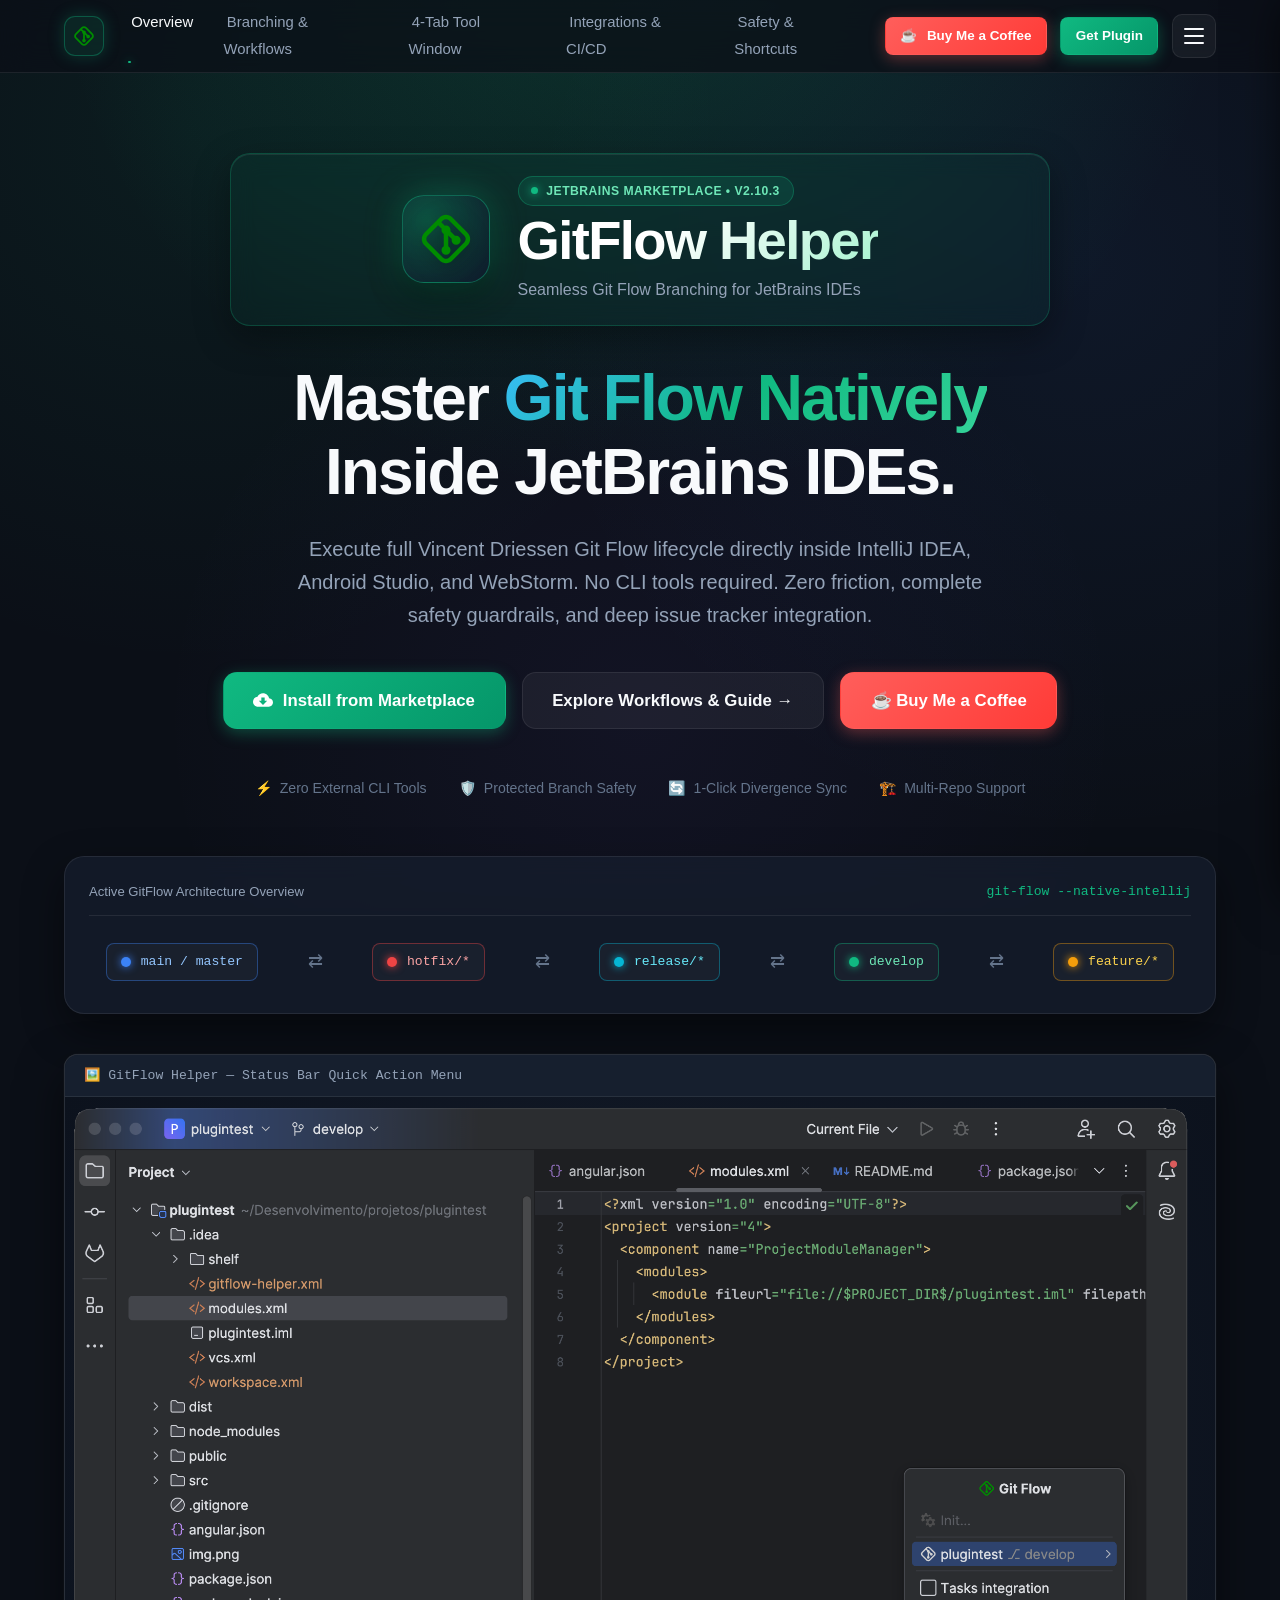
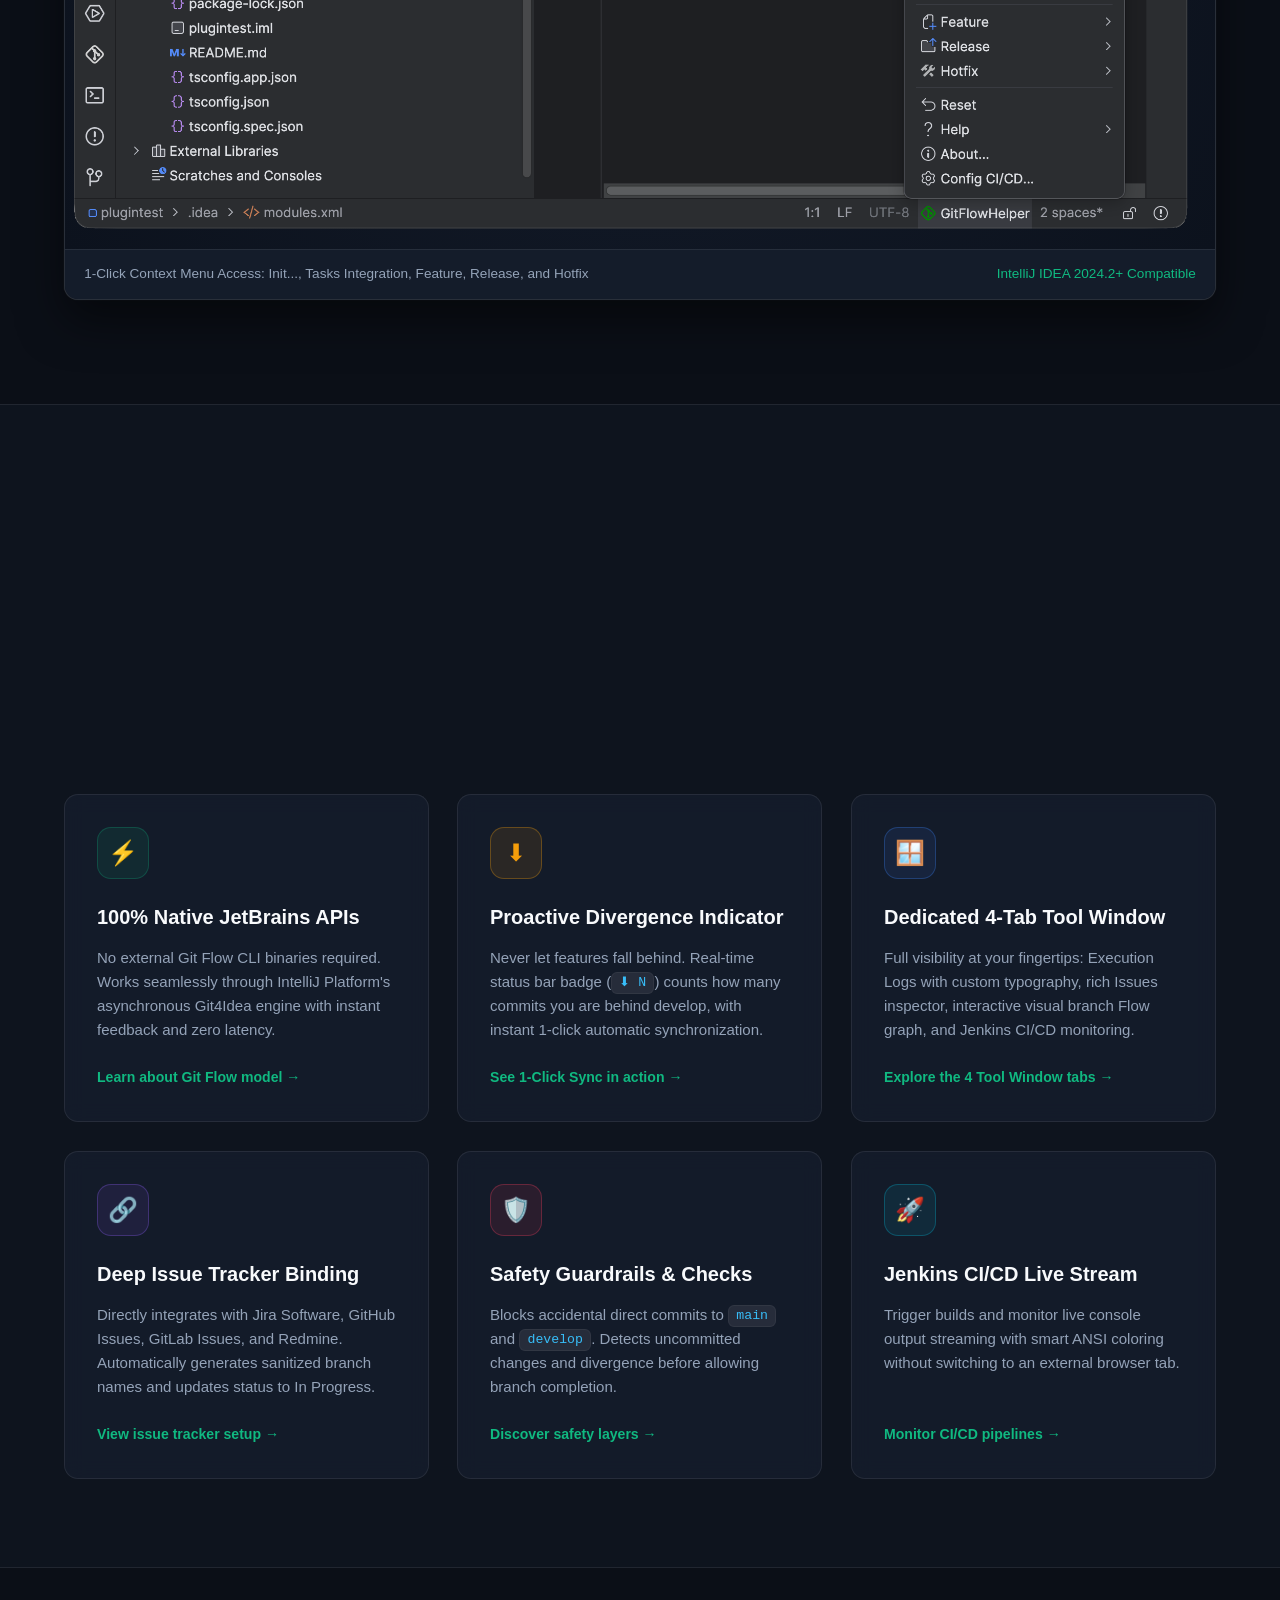
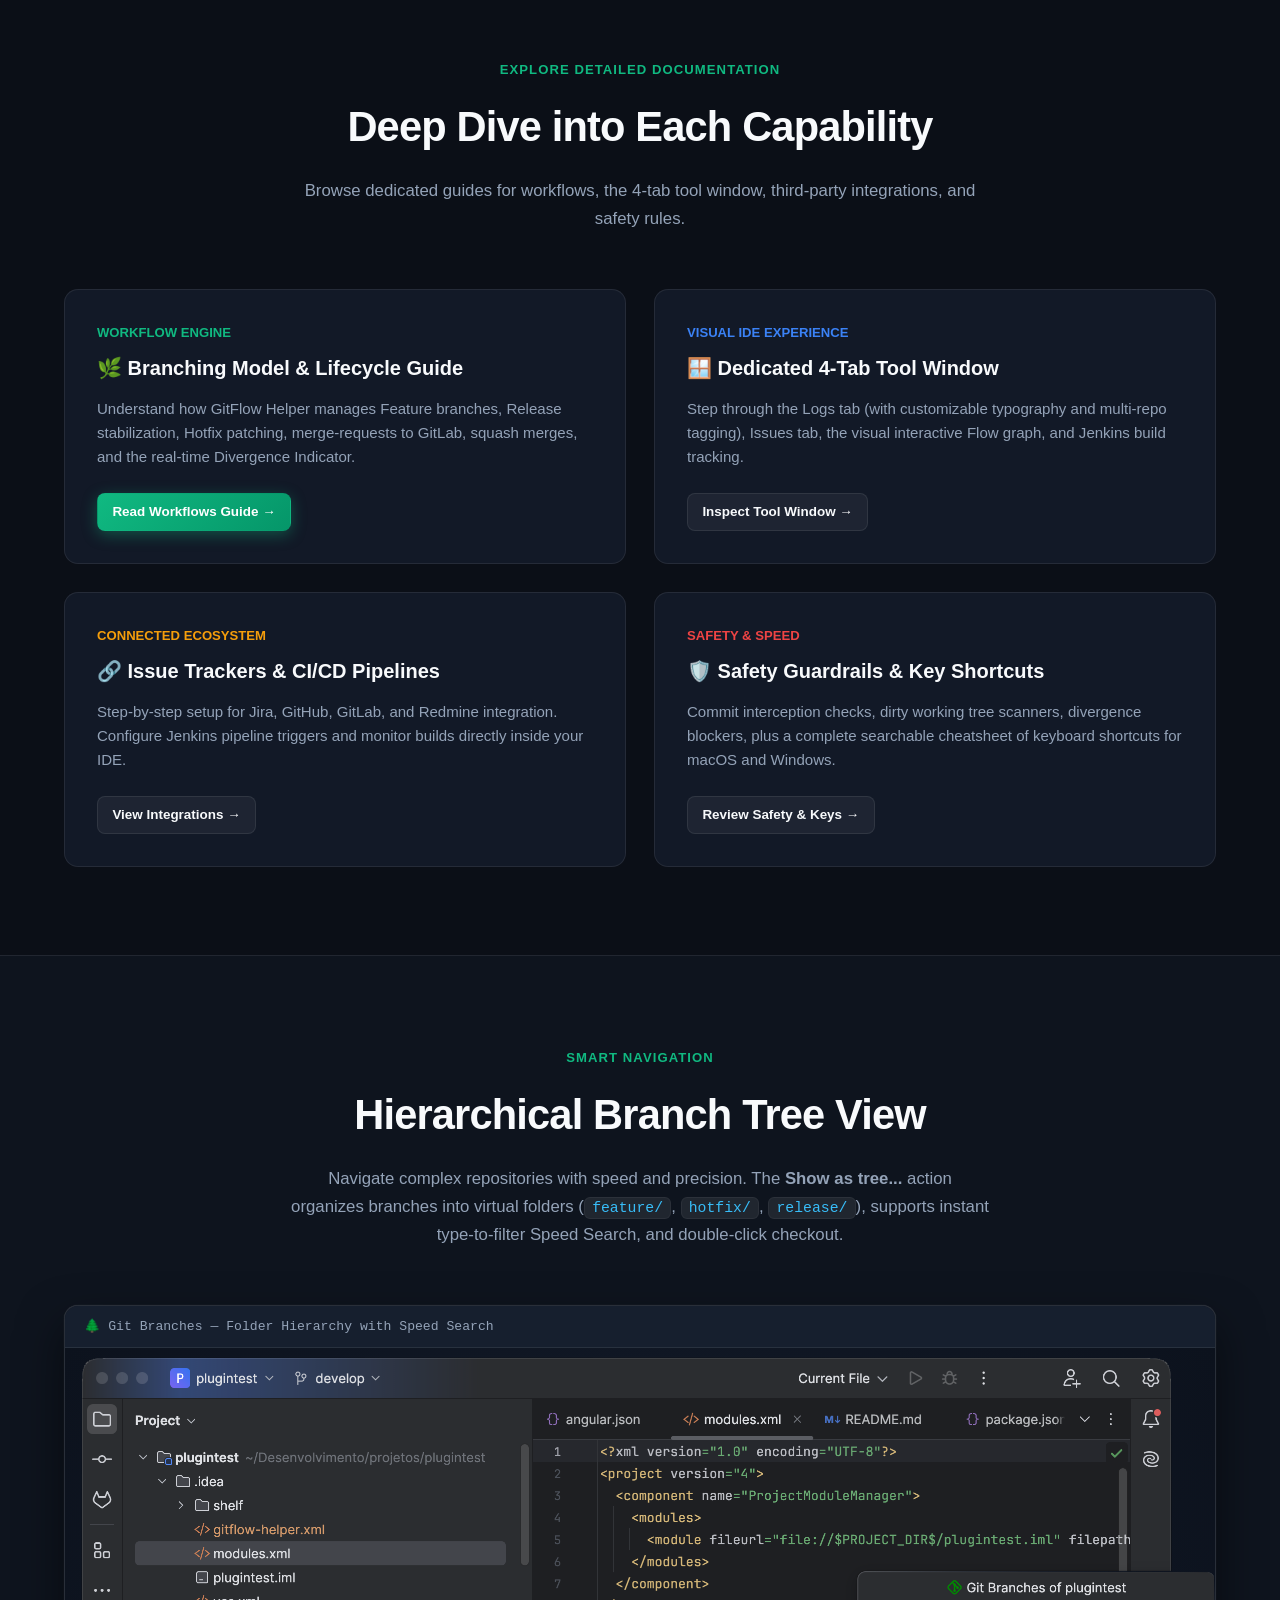
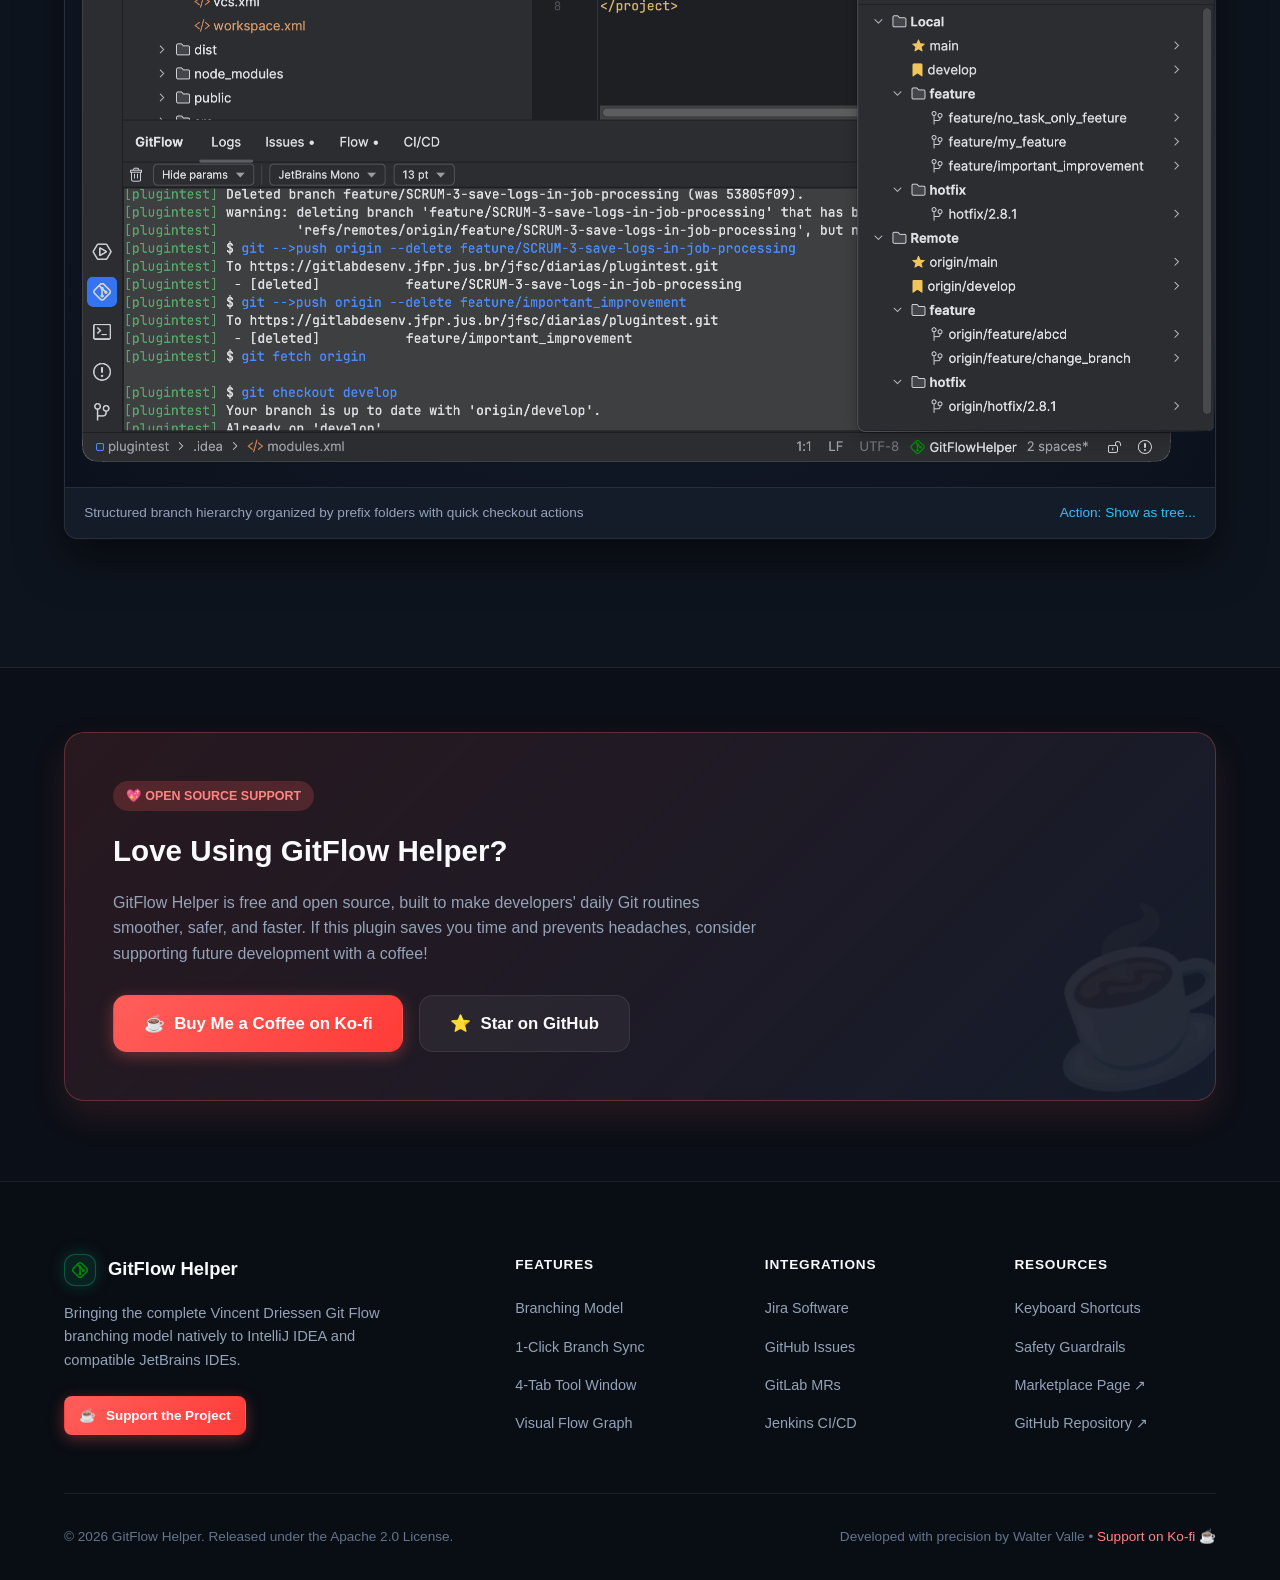
<file: docs/index.html>
<!DOCTYPE html>
<html lang="en">
<head>
  <meta charset="UTF-8">
  <meta name="viewport" content="width=device-width, initial-scale=1.0">
  <title>GitFlow Helper — Seamless Git Flow Branching for JetBrains IDEs</title>
  <meta name="description" content="Native Git Flow branching model inside IntelliJ IDEA and JetBrains IDEs. Zero CLI overhead, proactive divergence sync, 4-tab tool window, issue tracker integrations, and Jenkins CI/CD monitoring.">
  <link rel="icon" type="image/svg+xml" href="assets/images/logo.svg">
  <link rel="stylesheet" href="assets/css/style.css">
</head>
<body>
  <div class="ambient-glow"></div>

  <!-- Header -->
  <header class="site-header">
    <div class="container nav-container">
      <a href="index.html" class="nav-brand" aria-label="GitFlow Helper" title="GitFlow Helper">
        <div class="brand-logo-wrap">
          <img src="assets/images/logo.svg" alt="GitFlow Helper Logo" class="brand-logo">
        </div>
      </a>

      <!-- Desktop Navigation -->
      <ul class="nav-desktop-links">
        <li><a href="index.html" class="nav-link active">Overview</a></li>
        <li><a href="workflow.html" class="nav-link">Branching & Workflows</a></li>
        <li><a href="toolwindow.html" class="nav-link">4-Tab Tool Window</a></li>
        <li><a href="integrations.html" class="nav-link">Integrations & CI/CD</a></li>
        <li><a href="safety-shortcuts.html" class="nav-link">Safety & Shortcuts</a></li>
      </ul>

      <!-- Action buttons & Hamburger Trigger -->
      <div class="nav-actions">
        <a href="https://ko-fi.com/waltervalle" target="_blank" rel="noopener noreferrer" class="btn btn-kofi btn-sm" title="Support creator on Ko-fi">
          <span>☕</span>
          <span>Buy Me a Coffee</span>
        </a>
        <a href="https://plugins.jetbrains.com/plugin/30207-git-flow-helper" target="_blank" rel="noopener noreferrer" class="btn btn-primary btn-sm">
          <span>Get Plugin</span>
        </a>
        <button class="hamburger-btn" aria-label="Toggle navigation menu" aria-expanded="false">
          <span class="line"></span>
          <span class="line"></span>
          <span class="line"></span>
        </button>
      </div>
    </div>
  </header>

  <!-- Hamburger Drawer Navigation (Requested by user) -->
  <div class="drawer-overlay"></div>
  <aside class="nav-drawer" aria-label="Mobile Navigation">
    <div>
      <div style="display: flex; align-items: center; gap: 0.75rem; margin-bottom: 2rem;">
        <div class="brand-logo-wrap" style="width: 32px; height: 32px;">
          <img src="assets/images/logo.svg" alt="Logo" style="width: 18px; height: 18px;">
        </div>
        <div>
          <div style="font-weight: 700; font-size: 1.05rem;">GitFlow Helper</div>
          <div style="font-size: 0.75rem; color: var(--primary);">Navigation Menu</div>
        </div>
      </div>

      <div class="drawer-section-title">Documentation & Features</div>
      <ul class="drawer-links">
        <li>
          <a href="index.html" class="drawer-link active">
            <span>🏠 Home Overview</span>
            <span class="drawer-link-tag">v2.10.3</span>
          </a>
        </li>
        <li>
          <a href="workflow.html" class="drawer-link">
            <span>🌿 Branching & Workflows</span>
            <span class="drawer-link-tag">Core</span>
          </a>
        </li>
        <li>
          <a href="toolwindow.html" class="drawer-link">
            <span>🪟 4-Tab Tool Window</span>
            <span class="drawer-link-tag">Interactive</span>
          </a>
        </li>
        <li>
          <a href="integrations.html" class="drawer-link">
            <span>🔗 Issue Trackers & CI/CD</span>
            <span class="drawer-link-tag">Jira • Jenkins</span>
          </a>
        </li>
        <li>
          <a href="safety-shortcuts.html" class="drawer-link">
            <span>🛡️ Safety & Key Shortcuts</span>
            <span class="drawer-link-tag">Guardrails</span>
          </a>
        </li>
      </ul>

      <div class="drawer-section-title" style="margin-top: 2rem;">Community & Links</div>
      <ul class="drawer-links">
        <li>
          <a href="https://plugins.jetbrains.com/plugin/30207-git-flow-helper" target="_blank" rel="noopener noreferrer" class="drawer-link">
            <span>🛒 JetBrains Marketplace</span>
            <span>↗</span>
          </a>
        </li>
        <li>
          <a href="https://github.com/wdvalle/gitflow-helper" target="_blank" rel="noopener noreferrer" class="drawer-link">
            <span>🐙 GitHub Repository</span>
            <span>↗</span>
          </a>
        </li>
        <li>
          <a href="https://github.com/wdvalle/gitflow-helper/issues" target="_blank" rel="noopener noreferrer" class="drawer-link">
            <span>🐛 Report an Issue</span>
            <span>↗</span>
          </a>
        </li>
      </ul>
    </div>

    <div class="drawer-footer">
      <a href="https://ko-fi.com/waltervalle" target="_blank" rel="noopener noreferrer" class="btn btn-kofi" style="width: 100%;">
        <span>☕</span>
        <span>Support on Ko-fi</span>
      </a>
      <div style="font-size: 0.78rem; text-align: center; color: var(--text-muted);">
        Created with ❤️ by Walter Valle
      </div>
    </div>
  </aside>

  <!-- Hero Section with Motion -->
  <section class="hero">
    <div class="container">
      <!-- Prominent Plugin Brand Showcase -->
      <div class="hero-brand-featured reveal">
        <div class="hero-brand-badge-icon">
          <img src="assets/images/logo.svg" alt="GitFlow Helper Logo" class="hero-brand-icon-img">
        </div>
        <div class="hero-brand-text">
          <div class="hero-brand-badge">
            <span class="hero-brand-dot"></span>
            <span>JetBrains Marketplace • v2.10.3</span>
          </div>
          <h1 class="hero-brand-title">GitFlow Helper</h1>
          <p class="hero-brand-subtitle">Seamless Git Flow Branching for JetBrains IDEs</p>
        </div>
      </div>

      <h2 class="hero-title reveal delay-1">
        Master <span class="gradient-text">Git Flow Natively</span><br>
        Inside JetBrains IDEs.
      </h2>

      <p class="hero-subtitle reveal delay-2">
        Execute full Vincent Driessen Git Flow lifecycle directly inside IntelliJ IDEA, Android Studio, and WebStorm. No CLI tools required. Zero friction, complete safety guardrails, and deep issue tracker integration.
      </p>

      <div class="hero-cta reveal delay-3">
        <a href="https://plugins.jetbrains.com/plugin/30207-git-flow-helper" target="_blank" rel="noopener noreferrer" class="btn btn-primary btn-lg">
          <svg width="20" height="20" viewBox="0 0 24 24" fill="currentColor">
            <path d="M19.35 10.04C18.67 6.59 15.64 4 12 4 9.11 4 6.6 5.64 5.35 8.04 2.34 8.36 0 10.91 0 14c0 3.31 2.69 6 6 6h13c2.76 0 5-2.24 5-5 0-2.64-2.05-4.78-4.65-4.96zM17 13l-5 5-5-5h3V9h4v4h3z"/>
          </svg>
          Install from Marketplace
        </a>
        <a href="workflow.html" class="btn btn-secondary btn-lg">
          Explore Workflows & Guide →
        </a>
        <a href="https://ko-fi.com/waltervalle" target="_blank" rel="noopener noreferrer" class="btn btn-kofi btn-lg">
          ☕ Buy Me a Coffee
        </a>
      </div>

      <div class="hero-meta reveal delay-4">
        <div class="hero-meta-item">
          <span>⚡</span>
          <span>Zero External CLI Tools</span>
        </div>
        <div class="hero-meta-item">
          <span>🛡️</span>
          <span>Protected Branch Safety</span>
        </div>
        <div class="hero-meta-item">
          <span>🔄</span>
          <span>1-Click Divergence Sync</span>
        </div>
        <div class="hero-meta-item">
          <span>🏗️</span>
          <span>Multi-Repo Support</span>
        </div>
      </div>

      <!-- Branch Visual Rail Animation -->
      <div class="branch-flow-strip reveal delay-2">
        <div class="branch-strip-header">
          <span>Active GitFlow Architecture Overview</span>
          <span style="font-family: var(--font-mono); color: var(--primary);">git-flow --native-intellij</span>
        </div>
        <div class="branch-strip-nodes">
          <div class="branch-node main">
            <span class="branch-dot main"></span>
            <span>main / master</span>
          </div>
          <span style="color: var(--text-muted); font-size: 1.1rem;">⇄</span>
          <div class="branch-node hotfix">
            <span class="branch-dot hotfix"></span>
            <span>hotfix/*</span>
          </div>
          <span style="color: var(--text-muted); font-size: 1.1rem;">⇄</span>
          <div class="branch-node release">
            <span class="branch-dot release"></span>
            <span>release/*</span>
          </div>
          <span style="color: var(--text-muted); font-size: 1.1rem;">⇄</span>
          <div class="branch-node develop">
            <span class="branch-dot develop"></span>
            <span>develop</span>
          </div>
          <span style="color: var(--text-muted); font-size: 1.1rem;">⇄</span>
          <div class="branch-node feature">
            <span class="branch-dot feature"></span>
            <span>feature/*</span>
          </div>
        </div>
      </div>

      <!-- Live Screenshot: Hero Overview -->
      <div class="screenshot-frame reveal delay-3">
        <div class="screenshot-header">
          <div class="screenshot-title">
            <span>🖼️</span>
            <span>GitFlow Helper — Status Bar Quick Action Menu</span>
          </div>
        </div>

        <div class="screenshot-body">
          <img src="assets/images/screens/01-start.png" alt="GitFlow Helper Quick Action Menu on Status Bar" class="screenshot-img">
        </div>

        <div class="screenshot-caption">
          <span>1-Click Context Menu Access: Init..., Tasks Integration, Feature, Release, and Hotfix</span>
          <span style="color: var(--primary);">IntelliJ IDEA 2024.2+ Compatible</span>
        </div>
      </div>
    </div>
  </section>

  <!-- Core Highlights Grid -->
  <section class="section section-alt">
    <div class="container">
      <div class="section-header reveal">
        <span class="section-tag">Powerful Capabilities</span>
        <h2 class="section-title">Engineered for Developers Who Love Clean Git</h2>
        <p class="section-desc">
          Everything you need for strict Git Flow compliance without ever leaving your IDE or typing repetitive terminal commands.
        </p>
      </div>

      <div class="grid-3">
        <!-- Feature 1 -->
        <div class="feature-card reveal delay-1">
          <div class="card-icon-wrap">⚡</div>
          <h3 class="card-title">100% Native JetBrains APIs</h3>
          <p class="card-desc">
            No external Git Flow CLI binaries required. Works seamlessly through IntelliJ Platform's asynchronous Git4Idea engine with instant feedback and zero latency.
          </p>
          <a href="workflow.html" class="card-link">Learn about Git Flow model →</a>
        </div>

        <!-- Feature 2 -->
        <div class="feature-card reveal delay-2">
          <div class="card-icon-wrap" style="color: var(--accent-amber); border-color: rgba(245, 158, 11, 0.3); background: rgba(245, 158, 11, 0.1);">⬇</div>
          <h3 class="card-title">Proactive Divergence Indicator</h3>
          <p class="card-desc">
            Never let features fall behind. Real-time status bar badge (<code>⬇ N</code>) counts how many commits you are behind develop, with instant 1-click automatic synchronization.
          </p>
          <a href="workflow.html#divergence-sync" class="card-link">See 1-Click Sync in action →</a>
        </div>

        <!-- Feature 3 -->
        <div class="feature-card reveal delay-3">
          <div class="card-icon-wrap" style="color: var(--accent-blue); border-color: rgba(59, 130, 246, 0.3); background: rgba(59, 130, 246, 0.1);">🪟</div>
          <h3 class="card-title">Dedicated 4-Tab Tool Window</h3>
          <p class="card-desc">
            Full visibility at your fingertips: Execution Logs with custom typography, rich Issues inspector, interactive visual branch Flow graph, and Jenkins CI/CD monitoring.
          </p>
          <a href="toolwindow.html" class="card-link">Explore the 4 Tool Window tabs →</a>
        </div>

        <!-- Feature 4 -->
        <div class="feature-card reveal delay-1">
          <div class="card-icon-wrap" style="color: var(--accent-purple); border-color: rgba(139, 92, 246, 0.3); background: rgba(139, 92, 246, 0.1);">🔗</div>
          <h3 class="card-title">Deep Issue Tracker Binding</h3>
          <p class="card-desc">
            Directly integrates with Jira Software, GitHub Issues, GitLab Issues, and Redmine. Automatically generates sanitized branch names and updates status to In Progress.
          </p>
          <a href="integrations.html" class="card-link">View issue tracker setup →</a>
        </div>

        <!-- Feature 5 -->
        <div class="feature-card reveal delay-2">
          <div class="card-icon-wrap" style="color: var(--accent-rose); border-color: rgba(244, 63, 94, 0.3); background: rgba(244, 63, 94, 0.1);">🛡️</div>
          <h3 class="card-title">Safety Guardrails & Checks</h3>
          <p class="card-desc">
            Blocks accidental direct commits to <code>main</code> and <code>develop</code>. Detects uncommitted changes and divergence before allowing branch completion.
          </p>
          <a href="safety-shortcuts.html" class="card-link">Discover safety layers →</a>
        </div>

        <!-- Feature 6 -->
        <div class="feature-card reveal delay-3">
          <div class="card-icon-wrap" style="color: var(--accent-cyan); border-color: rgba(6, 182, 212, 0.3); background: rgba(6, 182, 212, 0.1);">🚀</div>
          <h3 class="card-title">Jenkins CI/CD Live Stream</h3>
          <p class="card-desc">
            Trigger builds and monitor live console output streaming with smart ANSI coloring without switching to an external browser tab.
          </p>
          <a href="integrations.html#jenkins-cicd" class="card-link">Monitor CI/CD pipelines →</a>
        </div>
      </div>
    </div>
  </section>

  <!-- Subpages Navigation Showcase Section -->
  <section class="section">
    <div class="container">
      <div class="section-header reveal">
        <span class="section-tag">Explore Detailed Documentation</span>
        <h2 class="section-title">Deep Dive into Each Capability</h2>
        <p class="section-desc">
          Browse dedicated guides for workflows, the 4-tab tool window, third-party integrations, and safety rules.
        </p>
      </div>

      <div class="grid-2">
        <div class="feature-card reveal-left">
          <div style="font-size: 0.82rem; font-weight: 700; color: var(--branch-develop); text-transform: uppercase; margin-bottom: 0.5rem;">Workflow Engine</div>
          <h3 class="card-title">🌿 Branching Model & Lifecycle Guide</h3>
          <p class="card-desc">
            Understand how GitFlow Helper manages Feature branches, Release stabilization, Hotfix patching, merge-requests to GitLab, squash merges, and the real-time Divergence Indicator.
          </p>
          <div style="display: flex; gap: 0.75rem; align-items: center;">
            <a href="workflow.html" class="btn btn-primary btn-sm">Read Workflows Guide →</a>
          </div>
        </div>

        <div class="feature-card reveal-right">
          <div style="font-size: 0.82rem; font-weight: 700; color: var(--branch-main); text-transform: uppercase; margin-bottom: 0.5rem;">Visual IDE Experience</div>
          <h3 class="card-title">🪟 Dedicated 4-Tab Tool Window</h3>
          <p class="card-desc">
            Step through the Logs tab (with customizable typography and multi-repo tagging), Issues tab, the visual interactive Flow graph, and Jenkins build tracking.
          </p>
          <div style="display: flex; gap: 0.75rem; align-items: center;">
            <a href="toolwindow.html" class="btn btn-secondary btn-sm">Inspect Tool Window →</a>
          </div>
        </div>

        <div class="feature-card reveal-left delay-1">
          <div style="font-size: 0.82rem; font-weight: 700; color: var(--branch-feature); text-transform: uppercase; margin-bottom: 0.5rem;">Connected Ecosystem</div>
          <h3 class="card-title">🔗 Issue Trackers & CI/CD Pipelines</h3>
          <p class="card-desc">
            Step-by-step setup for Jira, GitHub, GitLab, and Redmine integration. Configure Jenkins pipeline triggers and monitor builds directly inside your IDE.
          </p>
          <div style="display: flex; gap: 0.75rem; align-items: center;">
            <a href="integrations.html" class="btn btn-secondary btn-sm">View Integrations →</a>
          </div>
        </div>

        <div class="feature-card reveal-right delay-1">
          <div style="font-size: 0.82rem; font-weight: 700; color: var(--branch-hotfix); text-transform: uppercase; margin-bottom: 0.5rem;">Safety & Speed</div>
          <h3 class="card-title">🛡️ Safety Guardrails & Key Shortcuts</h3>
          <p class="card-desc">
            Commit interception checks, dirty working tree scanners, divergence blockers, plus a complete searchable cheatsheet of keyboard shortcuts for macOS and Windows.
          </p>
          <div style="display: flex; gap: 0.75rem; align-items: center;">
            <a href="safety-shortcuts.html" class="btn btn-secondary btn-sm">Review Safety & Keys →</a>
          </div>
        </div>
      </div>
    </div>
  </section>

  <!-- Live Screenshot: Tree View & Navigation -->
  <section class="section section-alt">
    <div class="container">
      <div class="section-header reveal">
        <span class="section-tag">Smart Navigation</span>
        <h2 class="section-title">Hierarchical Branch Tree View</h2>
        <p class="section-desc">
          Navigate complex repositories with speed and precision. The <strong>Show as tree...</strong> action organizes branches into virtual folders (<code>feature/</code>, <code>hotfix/</code>, <code>release/</code>), supports instant type-to-filter Speed Search, and double-click checkout.
        </p>
      </div>

      <div class="screenshot-frame reveal delay-2">
        <div class="screenshot-header">
          <div class="screenshot-title">
            <span>🌲</span>
            <span>Git Branches — Folder Hierarchy with Speed Search</span>
          </div>
        </div>

        <div class="screenshot-body">
          <img src="assets/images/screens/10-tree-view.png" alt="Hierarchical Branch Tree View in IntelliJ" class="screenshot-img">
        </div>

        <div class="screenshot-caption">
          <span>Structured branch hierarchy organized by prefix folders with quick checkout actions</span>
          <span style="color: var(--text-highlight);">Action: Show as tree...</span>
        </div>
      </div>
    </div>
  </section>

  <!-- Donation & Support Section (Prominent as requested) -->
  <section class="container reveal">
    <div class="donation-banner">
      <div class="donation-content">
        <div class="donation-badge">💖 Open Source Support</div>
        <h2 class="donation-title">Love Using GitFlow Helper?</h2>
        <p class="donation-desc">
          GitFlow Helper is free and open source, built to make developers' daily Git routines smoother, safer, and faster. If this plugin saves you time and prevents headaches, consider supporting future development with a coffee!
        </p>
        <div class="donation-actions">
          <a href="https://ko-fi.com/waltervalle" target="_blank" rel="noopener noreferrer" class="btn btn-kofi btn-lg">
            <span>☕</span>
            <span>Buy Me a Coffee on Ko-fi</span>
          </a>
          <a href="https://github.com/wdvalle/gitflow-helper" target="_blank" rel="noopener noreferrer" class="btn btn-secondary btn-lg">
            <span>⭐</span>
            <span>Star on GitHub</span>
          </a>
        </div>
      </div>
    </div>
  </section>

  <!-- Footer -->
  <footer class="site-footer">
    <div class="container">
      <div class="footer-grid">
        <div class="footer-brand">
          <div style="display: flex; align-items: center; gap: 0.75rem;">
            <div class="brand-logo-wrap" style="width: 32px; height: 32px;">
              <img src="assets/images/logo.svg" alt="GitFlow Logo" style="width: 18px; height: 18px;">
            </div>
            <span style="font-weight: 700; font-size: 1.15rem;">GitFlow Helper</span>
          </div>
          <p class="footer-desc">
            Bringing the complete Vincent Driessen Git Flow branching model natively to IntelliJ IDEA and compatible JetBrains IDEs.
          </p>
          <div style="margin-top: 0.5rem;">
            <a href="https://ko-fi.com/waltervalle" target="_blank" rel="noopener noreferrer" class="btn btn-kofi btn-sm">
              <span>☕</span>
              <span>Support the Project</span>
            </a>
          </div>
        </div>

        <div>
          <h4 class="footer-heading">Features</h4>
          <ul class="footer-links">
            <li><a href="workflow.html" class="footer-link">Branching Model</a></li>
            <li><a href="workflow.html#divergence-sync" class="footer-link">1-Click Branch Sync</a></li>
            <li><a href="toolwindow.html" class="footer-link">4-Tab Tool Window</a></li>
            <li><a href="toolwindow.html#flow-tab" class="footer-link">Visual Flow Graph</a></li>
          </ul>
        </div>

        <div>
          <h4 class="footer-heading">Integrations</h4>
          <ul class="footer-links">
            <li><a href="integrations.html#jira" class="footer-link">Jira Software</a></li>
            <li><a href="integrations.html#github" class="footer-link">GitHub Issues</a></li>
            <li><a href="integrations.html#gitlab" class="footer-link">GitLab MRs</a></li>
            <li><a href="integrations.html#jenkins-cicd" class="footer-link">Jenkins CI/CD</a></li>
          </ul>
        </div>

        <div>
          <h4 class="footer-heading">Resources</h4>
          <ul class="footer-links">
            <li><a href="safety-shortcuts.html" class="footer-link">Keyboard Shortcuts</a></li>
            <li><a href="safety-shortcuts.html#safety" class="footer-link">Safety Guardrails</a></li>
            <li><a href="https://plugins.jetbrains.com/plugin/30207-git-flow-helper" target="_blank" rel="noopener noreferrer" class="footer-link">Marketplace Page ↗</a></li>
            <li><a href="https://github.com/wdvalle/gitflow-helper" target="_blank" rel="noopener noreferrer" class="footer-link">GitHub Repository ↗</a></li>
          </ul>
        </div>
      </div>

      <div class="footer-bottom">
        <div>
          © 2026 GitFlow Helper. Released under the Apache 2.0 License.
        </div>
        <div>
          Developed with precision by Walter Valle • <a href="https://ko-fi.com/waltervalle" target="_blank" rel="noopener noreferrer" style="color: #ff8583;">Support on Ko-fi ☕</a>
        </div>
      </div>
    </div>
  </footer>

  <script src="assets/js/main.js"></script>
</body>
</html>
</file>
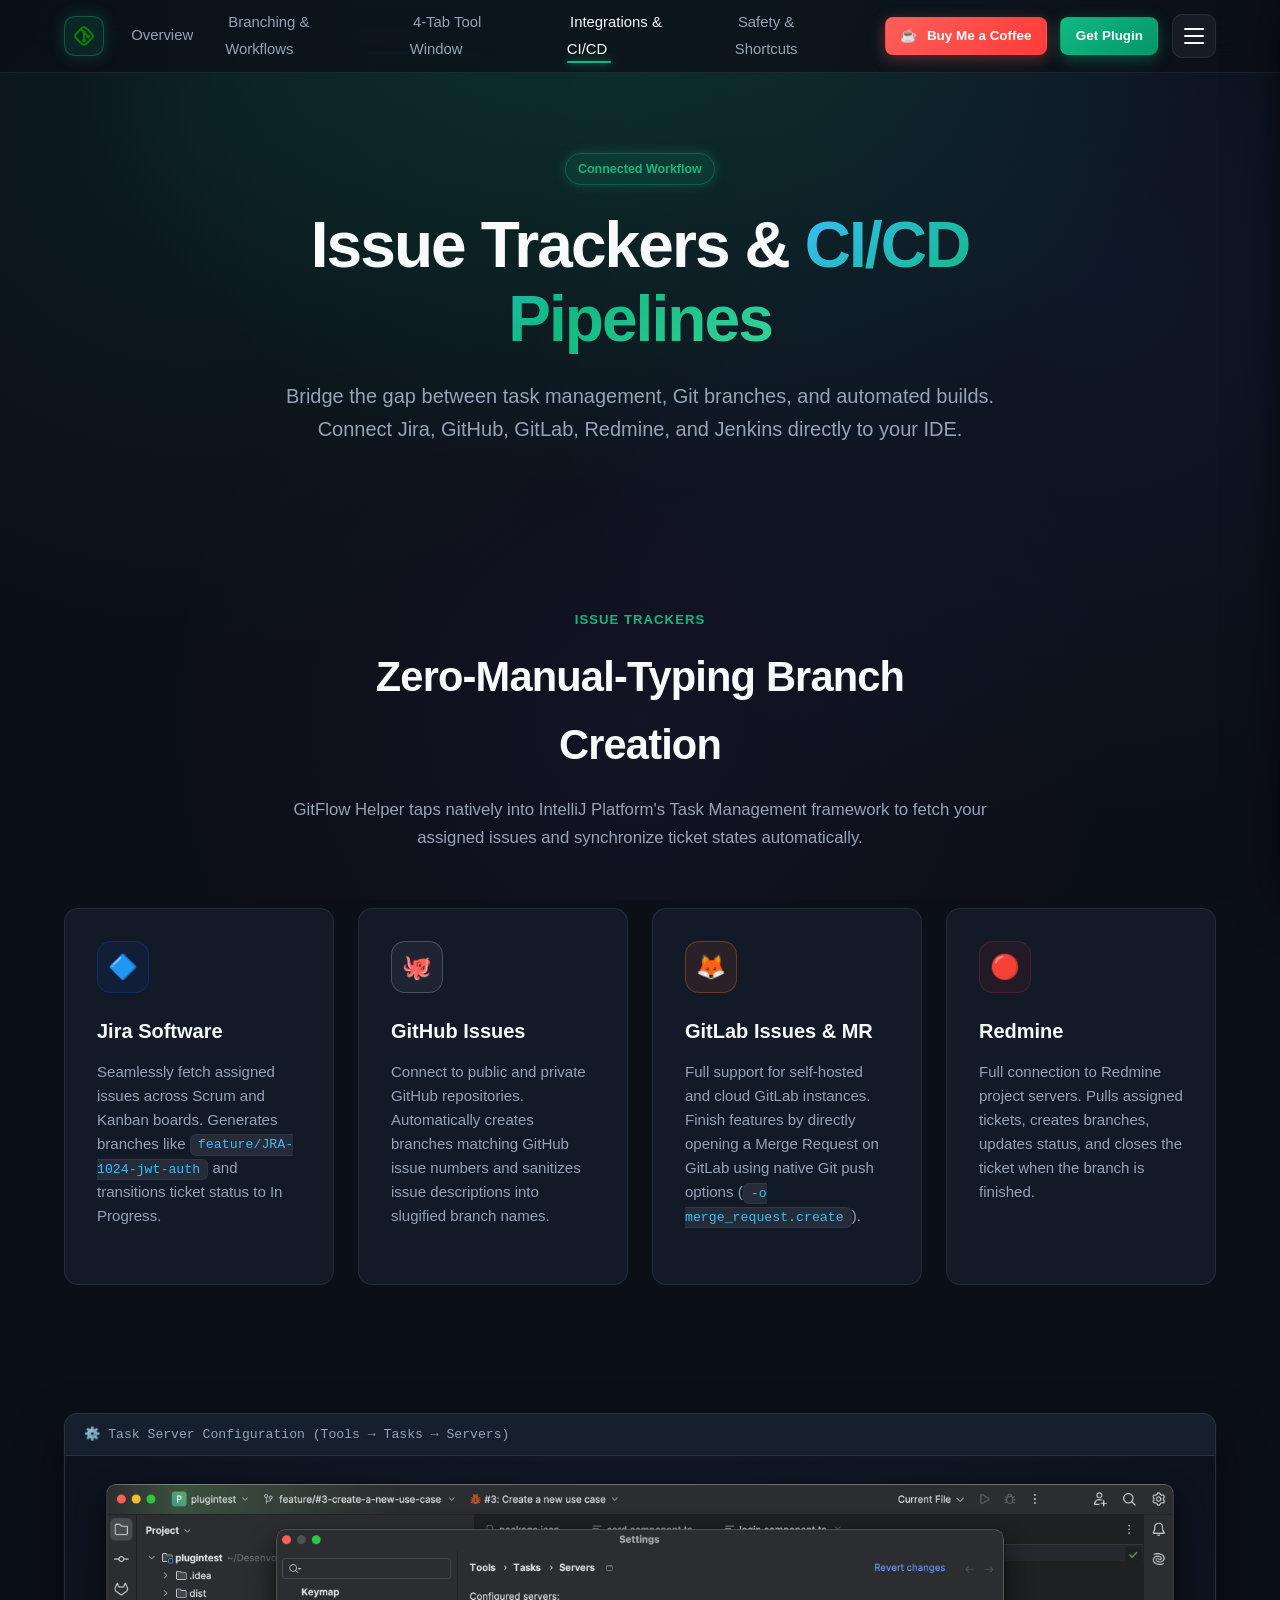
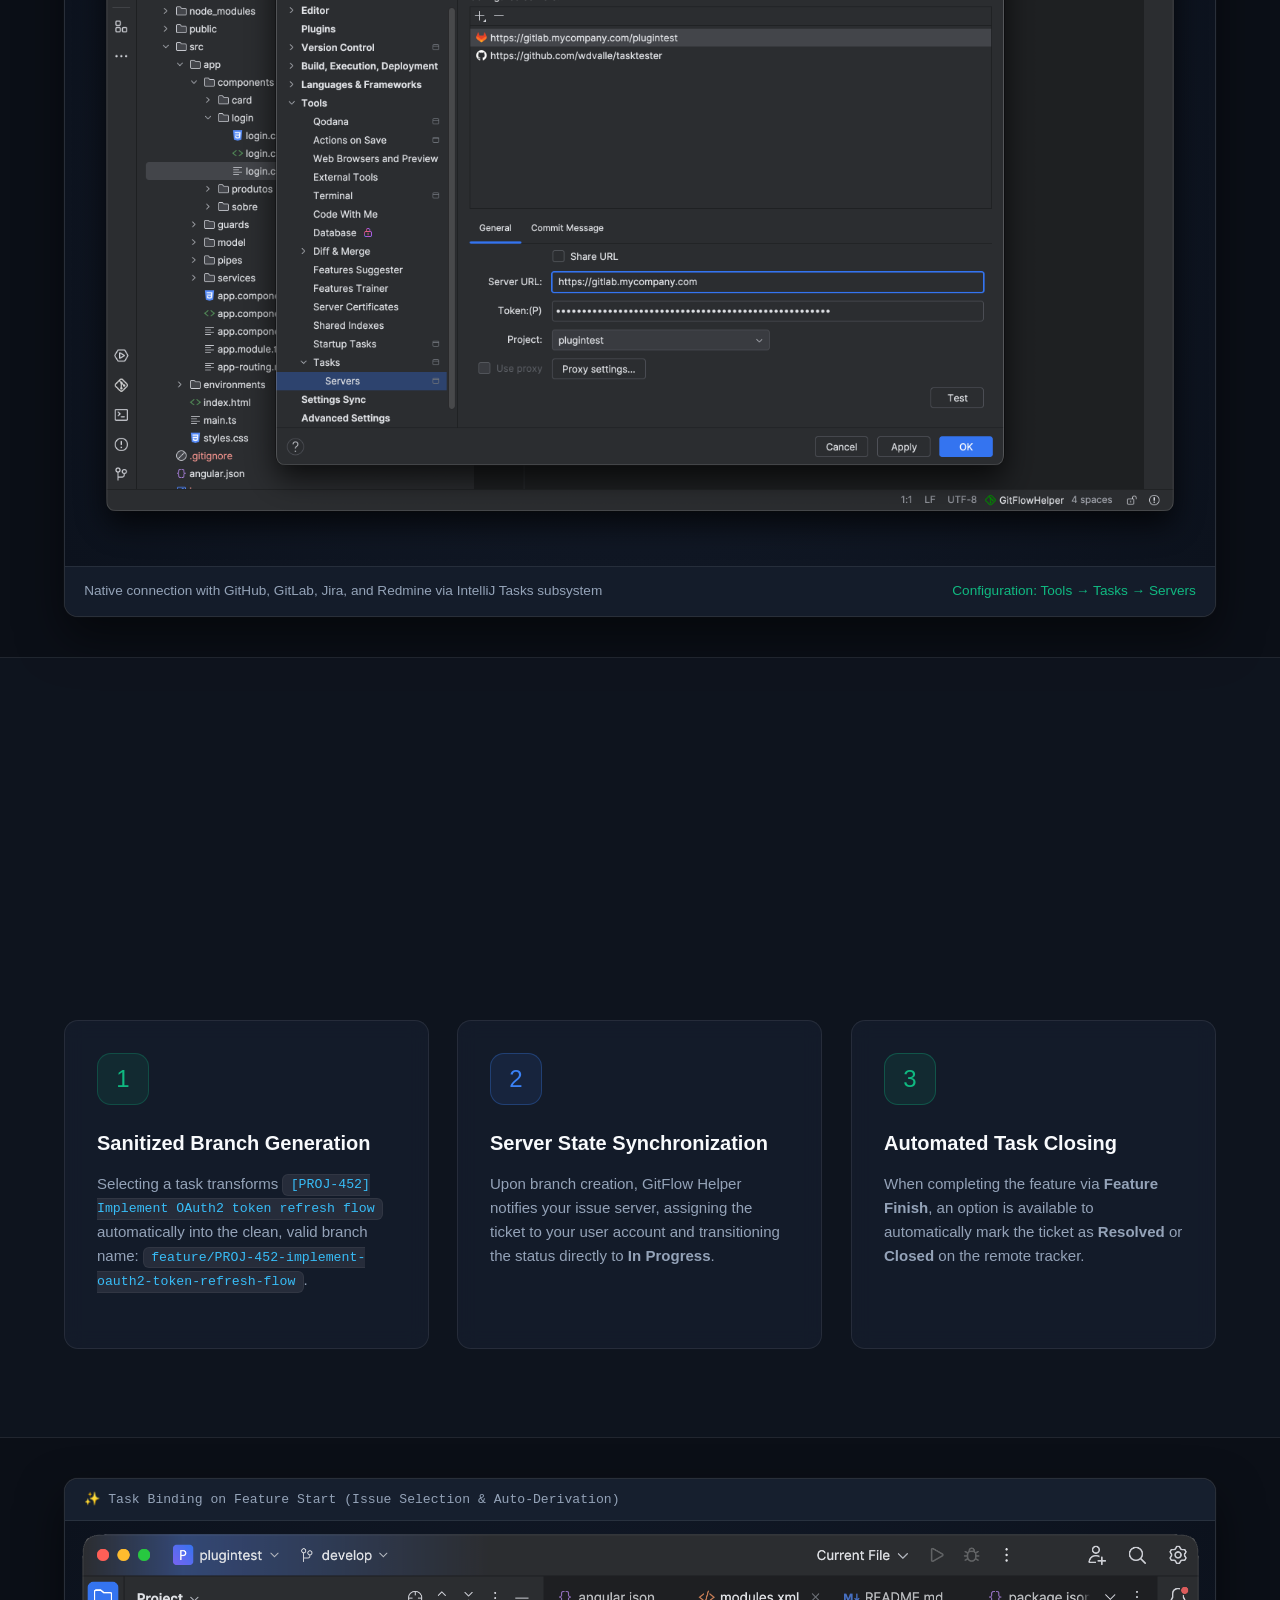
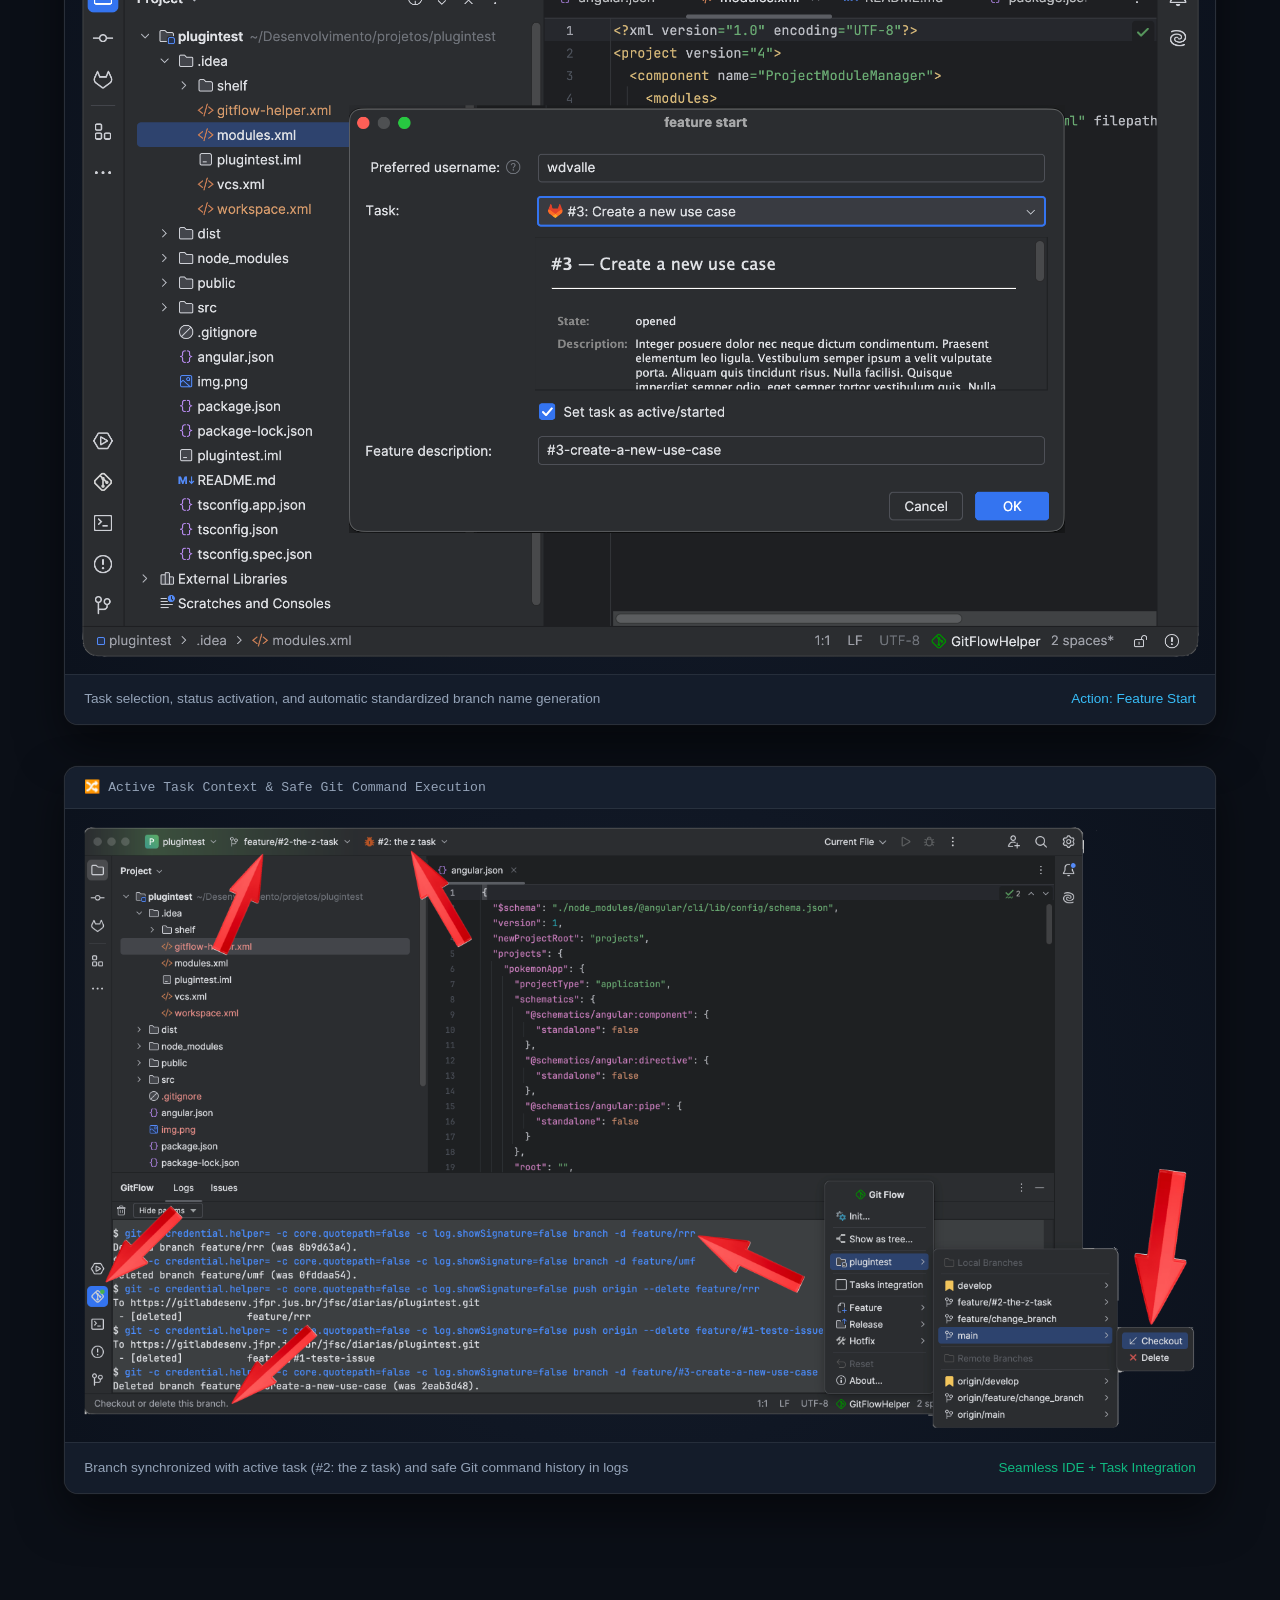
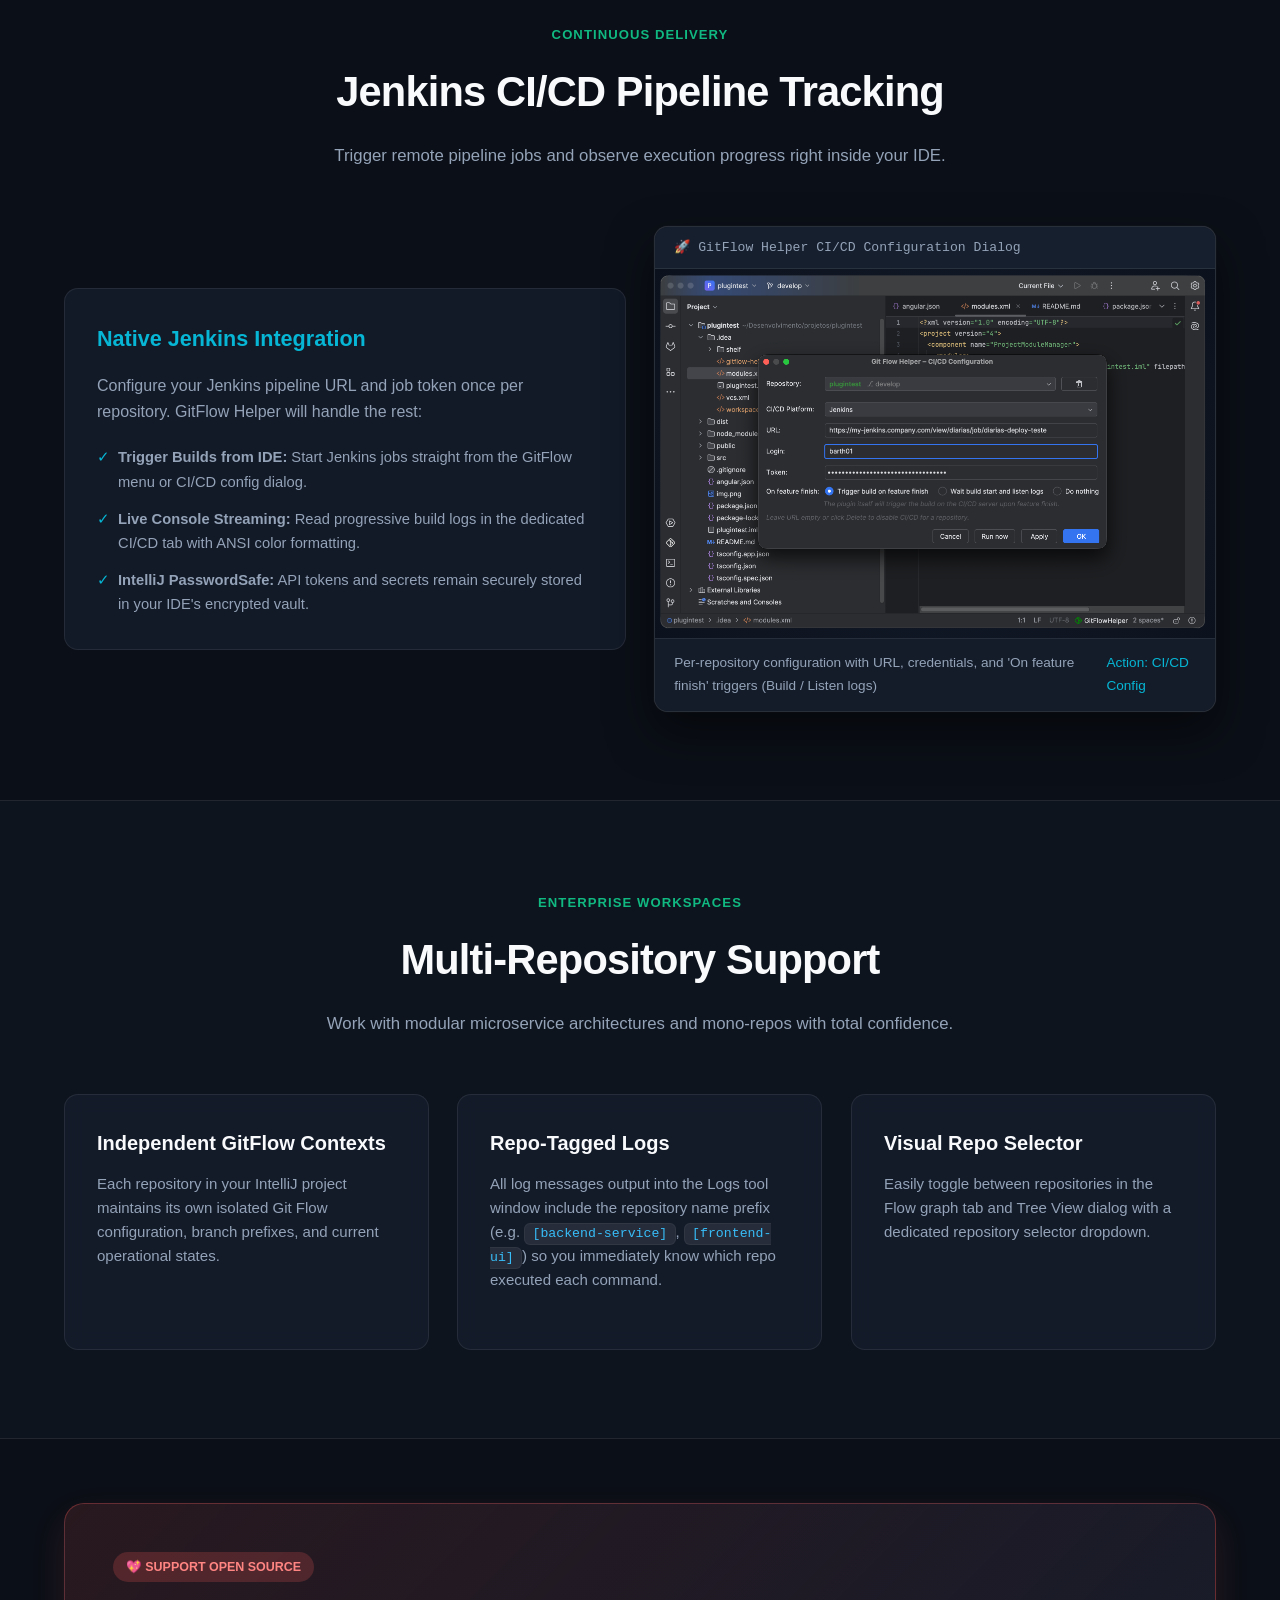
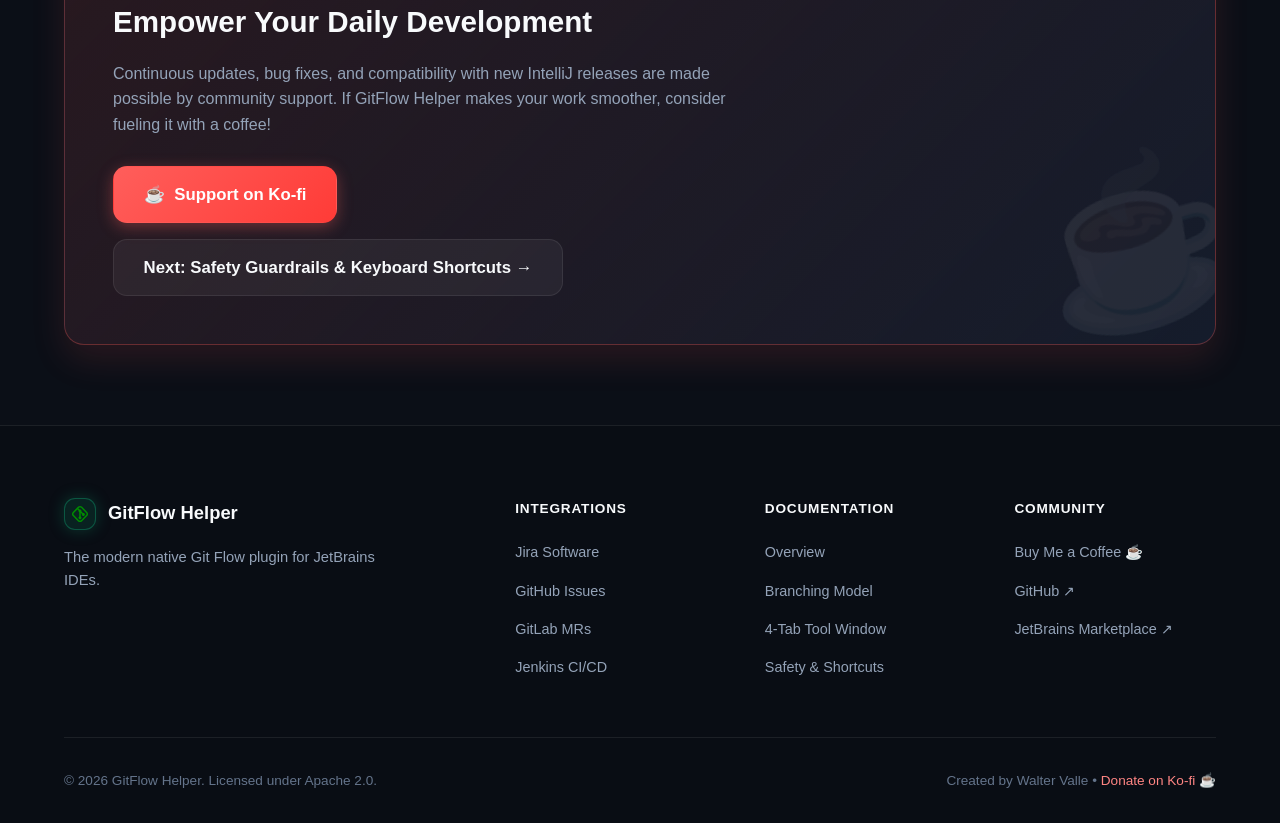
<file: docs/integrations.html>
<!DOCTYPE html>
<html lang="en">
<head>
  <meta charset="UTF-8">
  <meta name="viewport" content="width=device-width, initial-scale=1.0">
  <title>Issue Trackers & CI/CD Integrations — GitFlow Helper</title>
  <meta name="description" content="Connect Jira, GitHub, GitLab, and Redmine to automate Git branch naming and ticket status. Stream Jenkins CI/CD pipelines directly inside IntelliJ IDEA.">
  <link rel="icon" type="image/svg+xml" href="assets/images/logo.svg">
  <link rel="stylesheet" href="assets/css/style.css">
</head>
<body>
  <div class="ambient-glow"></div>

  <!-- Header -->
  <header class="site-header">
    <div class="container nav-container">
      <a href="index.html" class="nav-brand" aria-label="GitFlow Helper" title="GitFlow Helper">
        <div class="brand-logo-wrap">
          <img src="assets/images/logo.svg" alt="GitFlow Helper Logo" class="brand-logo">
        </div>
      </a>

      <ul class="nav-desktop-links">
        <li><a href="index.html" class="nav-link">Overview</a></li>
        <li><a href="workflow.html" class="nav-link">Branching & Workflows</a></li>
        <li><a href="toolwindow.html" class="nav-link">4-Tab Tool Window</a></li>
        <li><a href="integrations.html" class="nav-link active">Integrations & CI/CD</a></li>
        <li><a href="safety-shortcuts.html" class="nav-link">Safety & Shortcuts</a></li>
      </ul>

      <div class="nav-actions">
        <a href="https://ko-fi.com/waltervalle" target="_blank" rel="noopener noreferrer" class="btn btn-kofi btn-sm">
          <span>☕</span>
          <span>Buy Me a Coffee</span>
        </a>
        <a href="https://plugins.jetbrains.com/plugin/30207-git-flow-helper" target="_blank" rel="noopener noreferrer" class="btn btn-primary btn-sm">
          <span>Get Plugin</span>
        </a>
        <button class="hamburger-btn" aria-label="Toggle navigation menu" aria-expanded="false">
          <span class="line"></span>
          <span class="line"></span>
          <span class="line"></span>
        </button>
      </div>
    </div>
  </header>

  <!-- Hamburger Drawer Navigation -->
  <div class="drawer-overlay"></div>
  <aside class="nav-drawer" aria-label="Mobile Navigation">
    <div>
      <div style="display: flex; align-items: center; gap: 0.75rem; margin-bottom: 2rem;">
        <div class="brand-logo-wrap" style="width: 32px; height: 32px;">
          <img src="assets/images/logo.svg" alt="Logo" style="width: 18px; height: 18px;">
        </div>
        <div>
          <div style="font-weight: 700; font-size: 1.05rem;">GitFlow Helper</div>
          <div style="font-size: 0.75rem; color: var(--primary);">Navigation Menu</div>
        </div>
      </div>

      <div class="drawer-section-title">Documentation & Features</div>
      <ul class="drawer-links">
        <li><a href="index.html" class="drawer-link"><span>🏠 Home Overview</span></a></li>
        <li><a href="workflow.html" class="drawer-link"><span>🌿 Branching & Workflows</span></a></li>
        <li><a href="toolwindow.html" class="drawer-link"><span>🪟 4-Tab Tool Window</span></a></li>
        <li><a href="integrations.html" class="drawer-link active"><span>🔗 Issue Trackers & CI/CD</span><span class="drawer-link-tag">Active</span></a></li>
        <li><a href="safety-shortcuts.html" class="drawer-link"><span>🛡️ Safety & Key Shortcuts</span></a></li>
      </ul>

      <div class="drawer-section-title" style="margin-top: 2rem;">Community & Links</div>
      <ul class="drawer-links">
        <li><a href="https://plugins.jetbrains.com/plugin/30207-git-flow-helper" target="_blank" rel="noopener noreferrer" class="drawer-link"><span>🛒 JetBrains Marketplace</span><span>↗</span></a></li>
        <li><a href="https://github.com/wdvalle/gitflow-helper" target="_blank" rel="noopener noreferrer" class="drawer-link"><span>🐙 GitHub Repository</span><span>↗</span></a></li>
      </ul>
    </div>

    <div class="drawer-footer">
      <a href="https://ko-fi.com/waltervalle" target="_blank" rel="noopener noreferrer" class="btn btn-kofi" style="width: 100%;">
        <span>☕</span>
        <span>Support on Ko-fi</span>
      </a>
    </div>
  </aside>

  <!-- Hero Header -->
  <section class="hero" style="padding-bottom: 2rem;">
    <div class="container">
      <span class="badge badge-primary badge-glow reveal" style="margin-bottom: 1.5rem;">Connected Workflow</span>
      <h1 class="hero-title reveal delay-1">
        Issue Trackers & <span class="gradient-text">CI/CD Pipelines</span>
      </h1>
      <p class="hero-subtitle reveal delay-2">
        Bridge the gap between task management, Git branches, and automated builds. Connect Jira, GitHub, GitLab, Redmine, and Jenkins directly to your IDE.
      </p>
    </div>
  </section>

  <!-- Section 1: Supported Issue Trackers -->
  <section class="section">
    <div class="container">
      <div class="section-header reveal">
        <span class="section-tag">Issue Trackers</span>
        <h2 class="section-title">Zero-Manual-Typing Branch Creation</h2>
        <p class="section-desc">
          GitFlow Helper taps natively into IntelliJ Platform's Task Management framework to fetch your assigned issues and synchronize ticket states automatically.
        </p>
      </div>

      <div class="grid-4">
        <!-- Jira -->
        <div class="feature-card reveal delay-1">
          <div class="card-icon-wrap" style="color: #0052cc; border-color: rgba(0, 82, 204, 0.3); background: rgba(0, 82, 204, 0.1);">🔷</div>
          <h3 class="card-title">Jira Software</h3>
          <p class="card-desc">
            Seamlessly fetch assigned issues across Scrum and Kanban boards. Generates branches like <code>feature/JRA-1024-jwt-auth</code> and transitions ticket status to In Progress.
          </p>
        </div>

        <!-- GitHub -->
        <div class="feature-card reveal delay-2">
          <div class="card-icon-wrap" style="color: #f8fafc; border-color: rgba(255, 255, 255, 0.2); background: rgba(255, 255, 255, 0.05);">🐙</div>
          <h3 class="card-title">GitHub Issues</h3>
          <p class="card-desc">
            Connect to public and private GitHub repositories. Automatically creates branches matching GitHub issue numbers and sanitizes issue descriptions into slugified branch names.
          </p>
        </div>

        <!-- GitLab -->
        <div class="feature-card reveal delay-3">
          <div class="card-icon-wrap" style="color: #fc6d26; border-color: rgba(252, 109, 38, 0.3); background: rgba(252, 109, 38, 0.1);">🦊</div>
          <h3 class="card-title">GitLab Issues & MR</h3>
          <p class="card-desc">
            Full support for self-hosted and cloud GitLab instances. Finish features by directly opening a Merge Request on GitLab using native Git push options (<code>-o merge_request.create</code>).
          </p>
        </div>

        <!-- Redmine -->
        <div class="feature-card reveal delay-4">
          <div class="card-icon-wrap" style="color: #b32d2e; border-color: rgba(179, 45, 46, 0.3); background: rgba(179, 45, 46, 0.1);">🔴</div>
          <h3 class="card-title">Redmine</h3>
          <p class="card-desc">
            Full connection to Redmine project servers. Pulls assigned tickets, creates branches, updates status, and closes the ticket when the branch is finished.
          </p>
        </div>
      </div>
    </div>
  </section>

  <!-- Live Screenshot 1: Task Server Config -->
  <section class="container reveal">
    <div class="screenshot-frame">
      <div class="screenshot-header">
        <div class="screenshot-title">
          <span>⚙️</span>
          <span>Task Server Configuration (Tools → Tasks → Servers)</span>
        </div>
      </div>

      <div class="screenshot-body">
        <img src="assets/images/screens/11-task-server-config.png" alt="IntelliJ IDEA Task Server Configuration" class="screenshot-img">
      </div>

      <div class="screenshot-caption">
        <span>Native connection with GitHub, GitLab, Jira, and Redmine via IntelliJ Tasks subsystem</span>
        <span style="color: var(--primary);">Configuration: Tools → Tasks → Servers</span>
      </div>
    </div>
  </section>

  <!-- Automated Lifecycle Walkthrough -->
  <section class="section section-alt">
    <div class="container">
      <div class="section-header reveal">
        <span class="section-tag">Automated Synchronization</span>
        <h2 class="section-title">How Issue Tracking Integration Works</h2>
        <p class="section-desc">
          Save up to 5 minutes of context-switching on every single feature branch.
        </p>
      </div>

      <div class="grid-3">
        <div class="feature-card reveal delay-1">
          <div class="card-icon-wrap">1</div>
          <h3 class="card-title">Sanitized Branch Generation</h3>
          <p class="card-desc">
            Selecting a task transforms <code>[PROJ-452] Implement OAuth2 token refresh flow</code> automatically into the clean, valid branch name: <code>feature/PROJ-452-implement-oauth2-token-refresh-flow</code>.
          </p>
        </div>

        <div class="feature-card reveal delay-2">
          <div class="card-icon-wrap" style="color: var(--accent-blue); border-color: rgba(59, 130, 246, 0.3); background: rgba(59, 130, 246, 0.1);">2</div>
          <h3 class="card-title">Server State Synchronization</h3>
          <p class="card-desc">
            Upon branch creation, GitFlow Helper notifies your issue server, assigning the ticket to your user account and transitioning the status directly to <strong>In Progress</strong>.
          </p>
        </div>

        <div class="feature-card reveal delay-3">
          <div class="card-icon-wrap" style="color: var(--primary); border-color: rgba(16, 185, 129, 0.3); background: rgba(16, 185, 129, 0.1);">3</div>
          <h3 class="card-title">Automated Task Closing</h3>
          <p class="card-desc">
            When completing the feature via <strong>Feature Finish</strong>, an option is available to automatically mark the ticket as <strong>Resolved</strong> or <strong>Closed</strong> on the remote tracker.
          </p>
        </div>
      </div>
    </div>
  </section>

  <!-- Live Screenshot 2: Feature Start Task Binding -->
  <section class="container reveal">
    <div class="screenshot-frame">
      <div class="screenshot-header">
        <div class="screenshot-title">
          <span>✨</span>
          <span>Task Binding on Feature Start (Issue Selection & Auto-Derivation)</span>
        </div>
      </div>

      <div class="screenshot-body">
        <img src="assets/images/screens/06-new-feature-2.png" alt="Feature Start Dialog with Automated Task Binding" class="screenshot-img">
      </div>

      <div class="screenshot-caption">
        <span>Task selection, status activation, and automatic standardized branch name generation</span>
        <span style="color: var(--text-highlight);">Action: Feature Start</span>
      </div>
    </div>
  </section>

  <!-- Live Screenshot 2B: Active Task Context and Branch Switching -->
  <section class="container reveal">
    <div class="screenshot-frame">
      <div class="screenshot-header">
        <div class="screenshot-title">
          <span>🔀</span>
          <span>Active Task Context & Safe Git Command Execution</span>
        </div>
      </div>

      <div class="screenshot-body">
        <img src="assets/images/screens/08-checkout-branch.png" alt="Branch bound to active task in IntelliJ with safe execution in Tool Window Logs" class="screenshot-img">
      </div>

      <div class="screenshot-caption">
        <span>Branch synchronized with active task (#2: the z task) and safe Git command history in logs</span>
        <span style="color: var(--primary);">Seamless IDE + Task Integration</span>
      </div>
    </div>
  </section>

  <!-- Jenkins CI/CD Section -->
  <section id="jenkins-cicd" class="section">
    <div class="container">
      <div class="section-header reveal">
        <span class="section-tag">Continuous Delivery</span>
        <h2 class="section-title">Jenkins CI/CD Pipeline Tracking</h2>
        <p class="section-desc">
          Trigger remote pipeline jobs and observe execution progress right inside your IDE.
        </p>
      </div>

      <div class="grid-2" style="align-items: center;">
        <div class="reveal-left">
          <div style="background: var(--bg-card); border: 1px solid var(--border-color); border-radius: var(--radius-md); padding: 2rem;">
            <h3 style="font-size: 1.35rem; font-weight: 700; margin-bottom: 1rem; color: var(--accent-cyan);">Native Jenkins Integration</h3>
            <p style="color: var(--text-secondary); margin-bottom: 1.25rem;">
              Configure your Jenkins pipeline URL and job token once per repository. GitFlow Helper will handle the rest:
            </p>
            <ul style="list-style: none; display: flex; flex-direction: column; gap: 0.8rem; color: var(--text-secondary); font-size: 0.92rem;">
              <li style="display: flex; gap: 0.5rem;">
                <span style="color: var(--accent-cyan);">✓</span>
                <span><strong>Trigger Builds from IDE:</strong> Start Jenkins jobs straight from the GitFlow menu or CI/CD config dialog.</span>
              </li>
              <li style="display: flex; gap: 0.5rem;">
                <span style="color: var(--accent-cyan);">✓</span>
                <span><strong>Live Console Streaming:</strong> Read progressive build logs in the dedicated CI/CD tab with ANSI color formatting.</span>
              </li>
              <li style="display: flex; gap: 0.5rem;">
                <span style="color: var(--accent-cyan);">✓</span>
                <span><strong>IntelliJ PasswordSafe:</strong> API tokens and secrets remain securely stored in your IDE's encrypted vault.</span>
              </li>
            </ul>
          </div>
        </div>

        <!-- Live Screenshot 3: CI/CD Configuration Dialog -->
        <div class="reveal-right">
          <div class="screenshot-frame" style="margin: 0;">
            <div class="screenshot-header">
              <div class="screenshot-title"><span>🚀</span><span>GitFlow Helper CI/CD Configuration Dialog</span></div>
            </div>

            <div class="screenshot-body">
              <img src="assets/images/screens/14-config-ci-cd.png" alt="GitFlow Helper CI/CD Configuration Dialog" class="screenshot-img">
            </div>

            <div class="screenshot-caption">
              <span>Per-repository configuration with URL, credentials, and 'On feature finish' triggers (Build / Listen logs)</span>
              <span style="color: var(--accent-cyan);">Action: CI/CD Config</span>
            </div>
          </div>
        </div>
      </div>
    </div>
  </section>

  <!-- Multi-Repository Workspaces -->
  <section class="section section-alt">
    <div class="container">
      <div class="section-header reveal">
        <span class="section-tag">Enterprise Workspaces</span>
        <h2 class="section-title">Multi-Repository Support</h2>
        <p class="section-desc">
          Work with modular microservice architectures and mono-repos with total confidence.
        </p>
      </div>

      <div class="grid-3">
        <div class="feature-card reveal delay-1">
          <h3 class="card-title">Independent GitFlow Contexts</h3>
          <p class="card-desc">
            Each repository in your IntelliJ project maintains its own isolated Git Flow configuration, branch prefixes, and current operational states.
          </p>
        </div>
        <div class="feature-card reveal delay-2">
          <h3 class="card-title">Repo-Tagged Logs</h3>
          <p class="card-desc">
            All log messages output into the Logs tool window include the repository name prefix (e.g. <code>[backend-service]</code>, <code>[frontend-ui]</code>) so you immediately know which repo executed each command.
          </p>
        </div>
        <div class="feature-card reveal delay-3">
          <h3 class="card-title">Visual Repo Selector</h3>
          <p class="card-desc">
            Easily toggle between repositories in the Flow graph tab and Tree View dialog with a dedicated repository selector dropdown.
          </p>
        </div>
      </div>
    </div>
  </section>

  <!-- Support Banner -->
  <section class="container reveal">
    <div class="donation-banner">
      <div class="donation-content">
        <div class="donation-badge">💖 Support Open Source</div>
        <h2 class="donation-title">Empower Your Daily Development</h2>
        <p class="donation-desc">
          Continuous updates, bug fixes, and compatibility with new IntelliJ releases are made possible by community support. If GitFlow Helper makes your work smoother, consider fueling it with a coffee!
        </p>
        <div class="donation-actions">
          <a href="https://ko-fi.com/waltervalle" target="_blank" rel="noopener noreferrer" class="btn btn-kofi btn-lg">
            <span>☕</span>
            <span>Support on Ko-fi</span>
          </a>
          <a href="safety-shortcuts.html" class="btn btn-secondary btn-lg">
            Next: Safety Guardrails & Keyboard Shortcuts →
          </a>
        </div>
      </div>
    </div>
  </section>

  <!-- Footer -->
  <footer class="site-footer">
    <div class="container">
      <div class="footer-grid">
        <div class="footer-brand">
          <div style="display: flex; align-items: center; gap: 0.75rem;">
            <div class="brand-logo-wrap" style="width: 32px; height: 32px;">
              <img src="assets/images/logo.svg" alt="GitFlow Logo" style="width: 18px; height: 18px;">
            </div>
            <span style="font-weight: 700; font-size: 1.15rem;">GitFlow Helper</span>
          </div>
          <p class="footer-desc">The modern native Git Flow plugin for JetBrains IDEs.</p>
        </div>

        <div>
          <h4 class="footer-heading">Integrations</h4>
          <ul class="footer-links">
            <li><a href="#jira" class="footer-link">Jira Software</a></li>
            <li><a href="#github" class="footer-link">GitHub Issues</a></li>
            <li><a href="#gitlab" class="footer-link">GitLab MRs</a></li>
            <li><a href="#jenkins-cicd" class="footer-link">Jenkins CI/CD</a></li>
          </ul>
        </div>

        <div>
          <h4 class="footer-heading">Documentation</h4>
          <ul class="footer-links">
            <li><a href="index.html" class="footer-link">Overview</a></li>
            <li><a href="workflow.html" class="footer-link">Branching Model</a></li>
            <li><a href="toolwindow.html" class="footer-link">4-Tab Tool Window</a></li>
            <li><a href="safety-shortcuts.html" class="footer-link">Safety & Shortcuts</a></li>
          </ul>
        </div>

        <div>
          <h4 class="footer-heading">Community</h4>
          <ul class="footer-links">
            <li><a href="https://ko-fi.com/waltervalle" target="_blank" rel="noopener noreferrer" class="footer-link">Buy Me a Coffee ☕</a></li>
            <li><a href="https://github.com/wdvalle/gitflow-helper" target="_blank" rel="noopener noreferrer" class="footer-link">GitHub ↗</a></li>
            <li><a href="https://plugins.jetbrains.com/plugin/30207-git-flow-helper" target="_blank" rel="noopener noreferrer" class="footer-link">JetBrains Marketplace ↗</a></li>
          </ul>
        </div>
      </div>

      <div class="footer-bottom">
        <div>© 2026 GitFlow Helper. Licensed under Apache 2.0.</div>
        <div>Created by Walter Valle • <a href="https://ko-fi.com/waltervalle" target="_blank" rel="noopener noreferrer" style="color: #ff8583;">Donate on Ko-fi ☕</a></div>
      </div>
    </div>
  </footer>

  <script src="assets/js/main.js"></script>
</body>
</html>
</file>
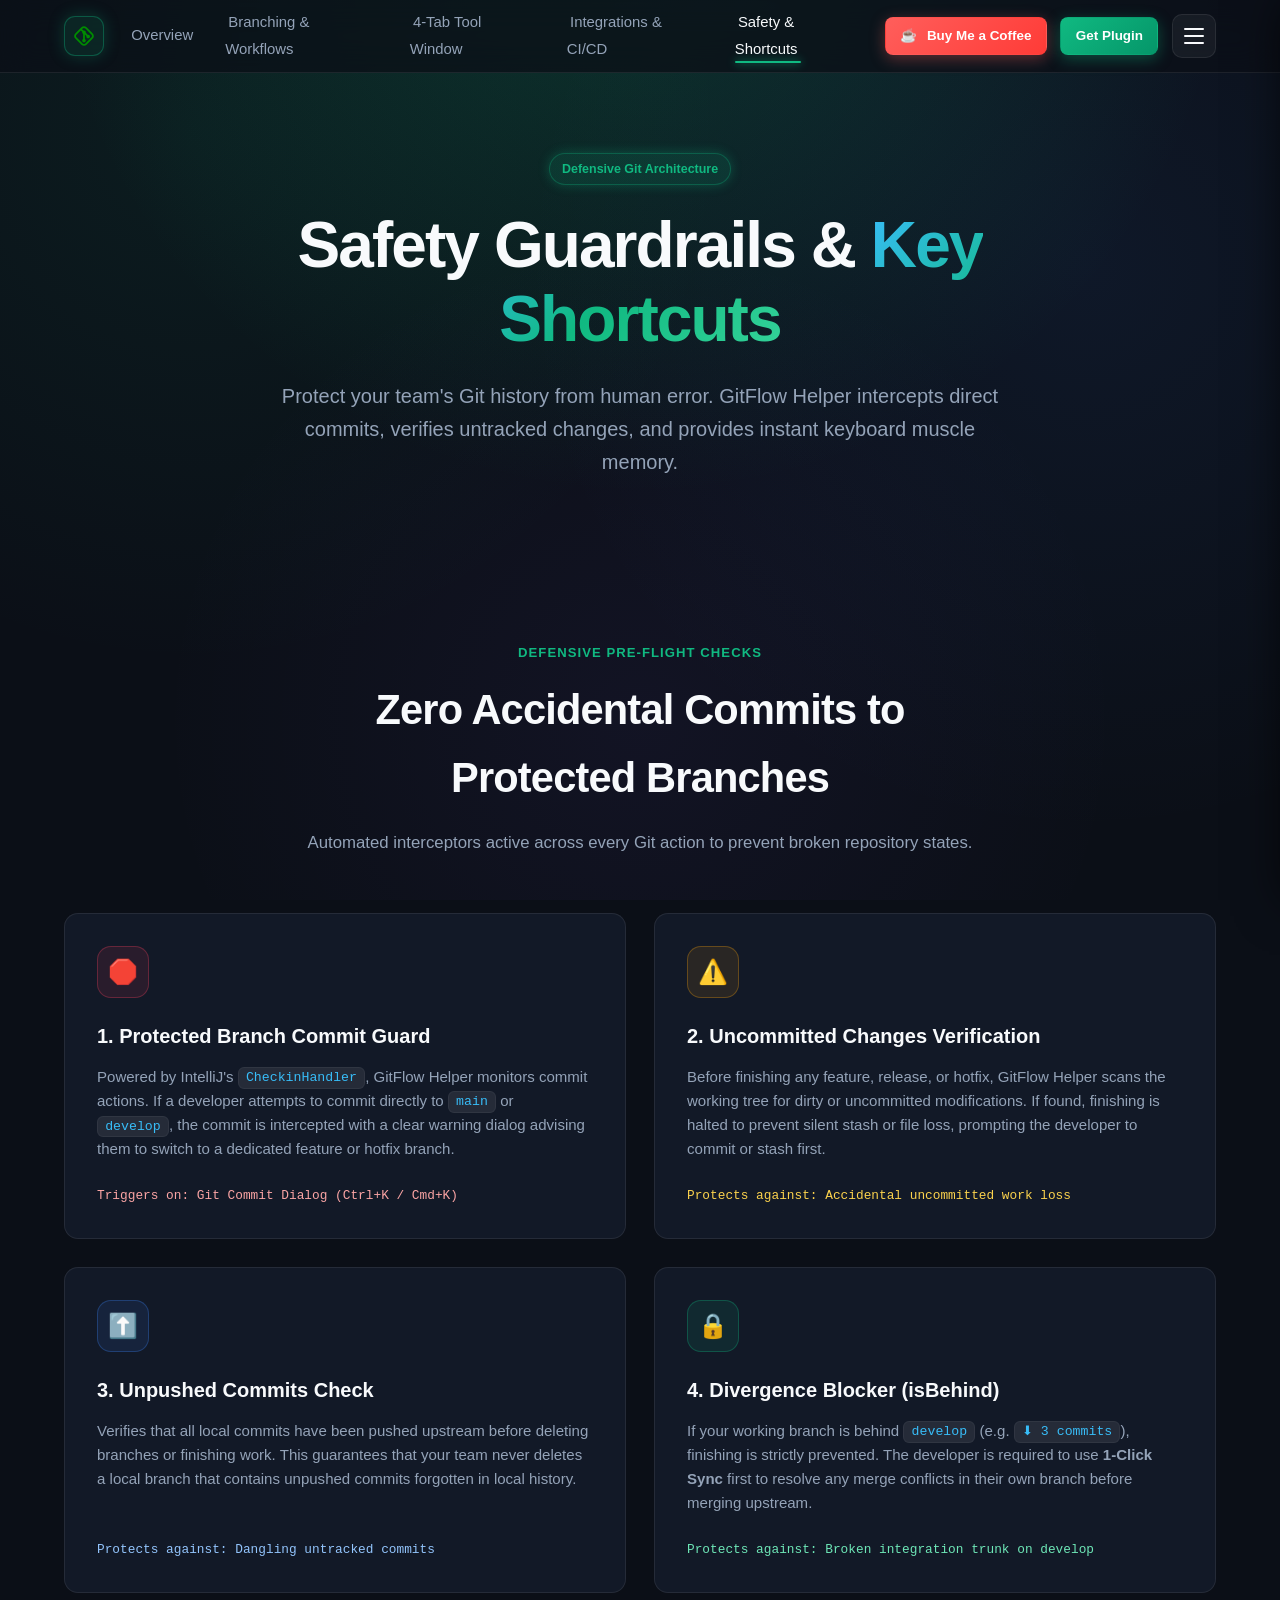
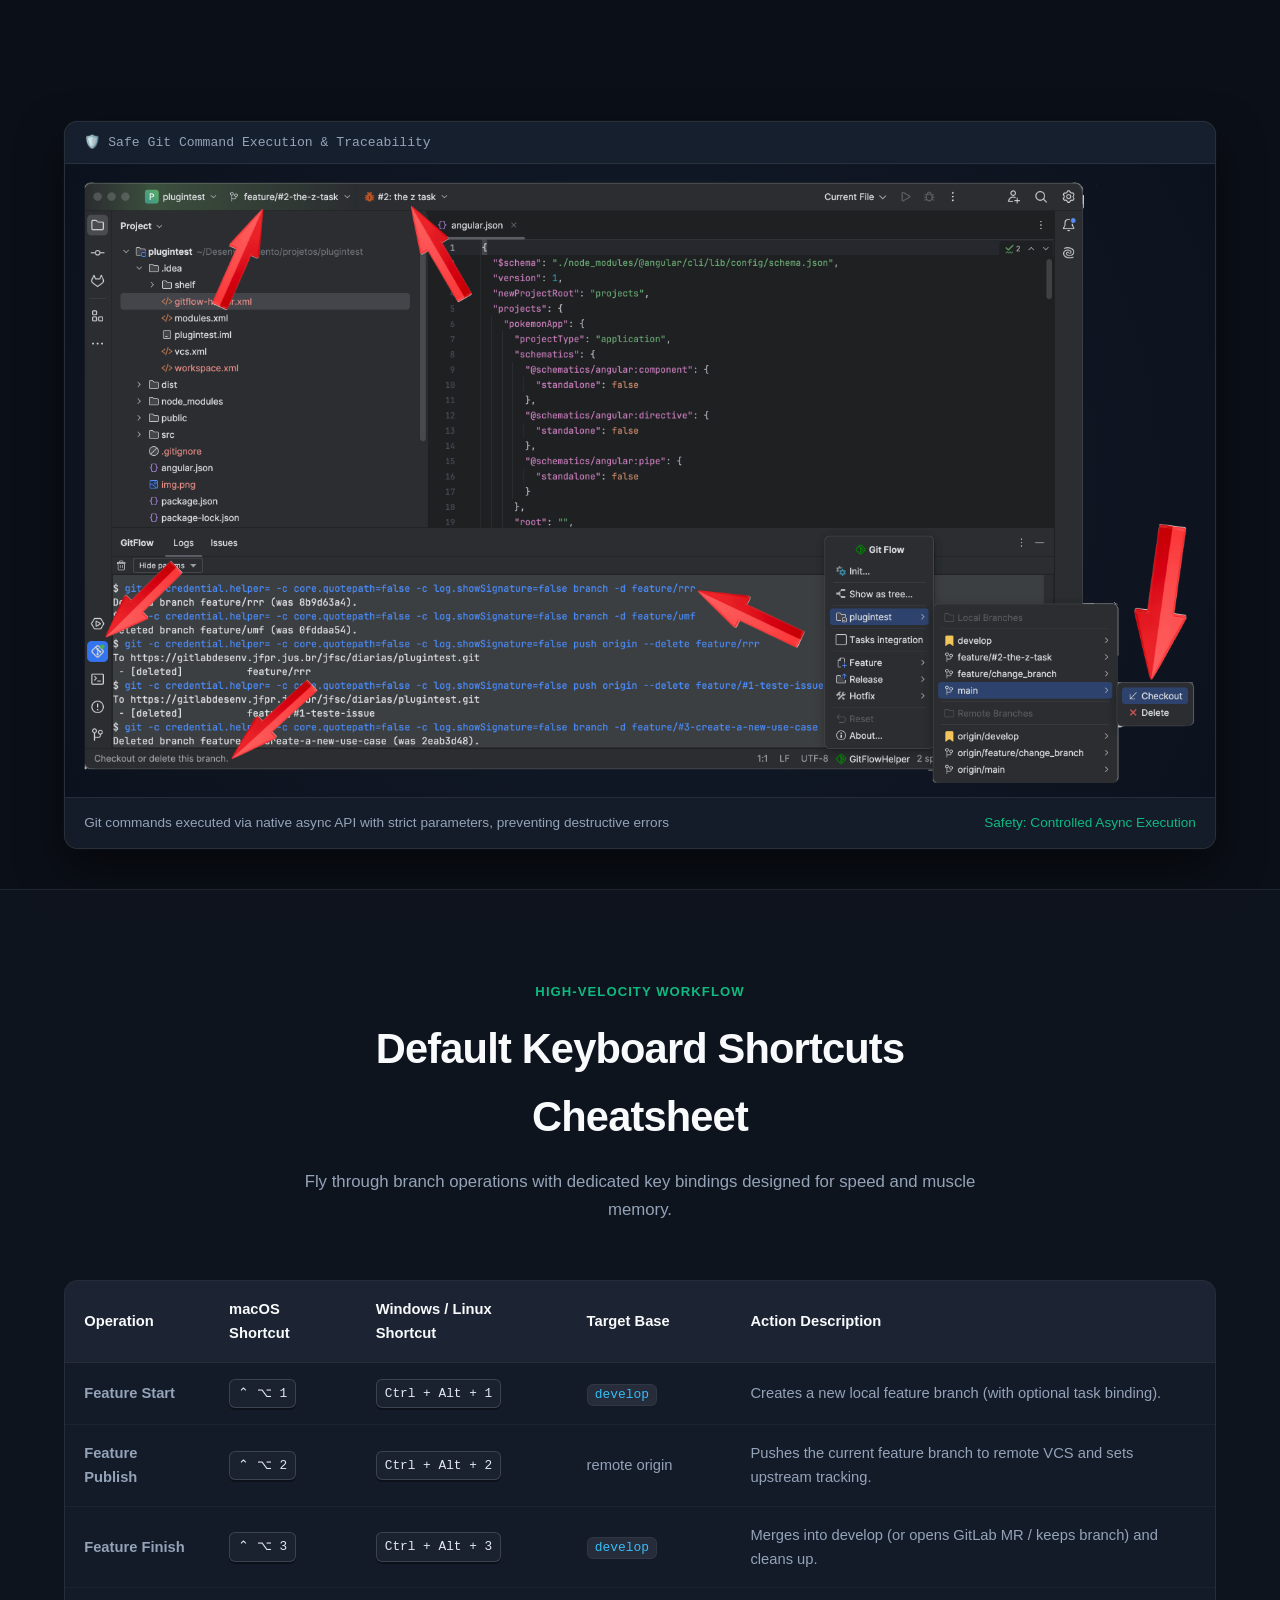
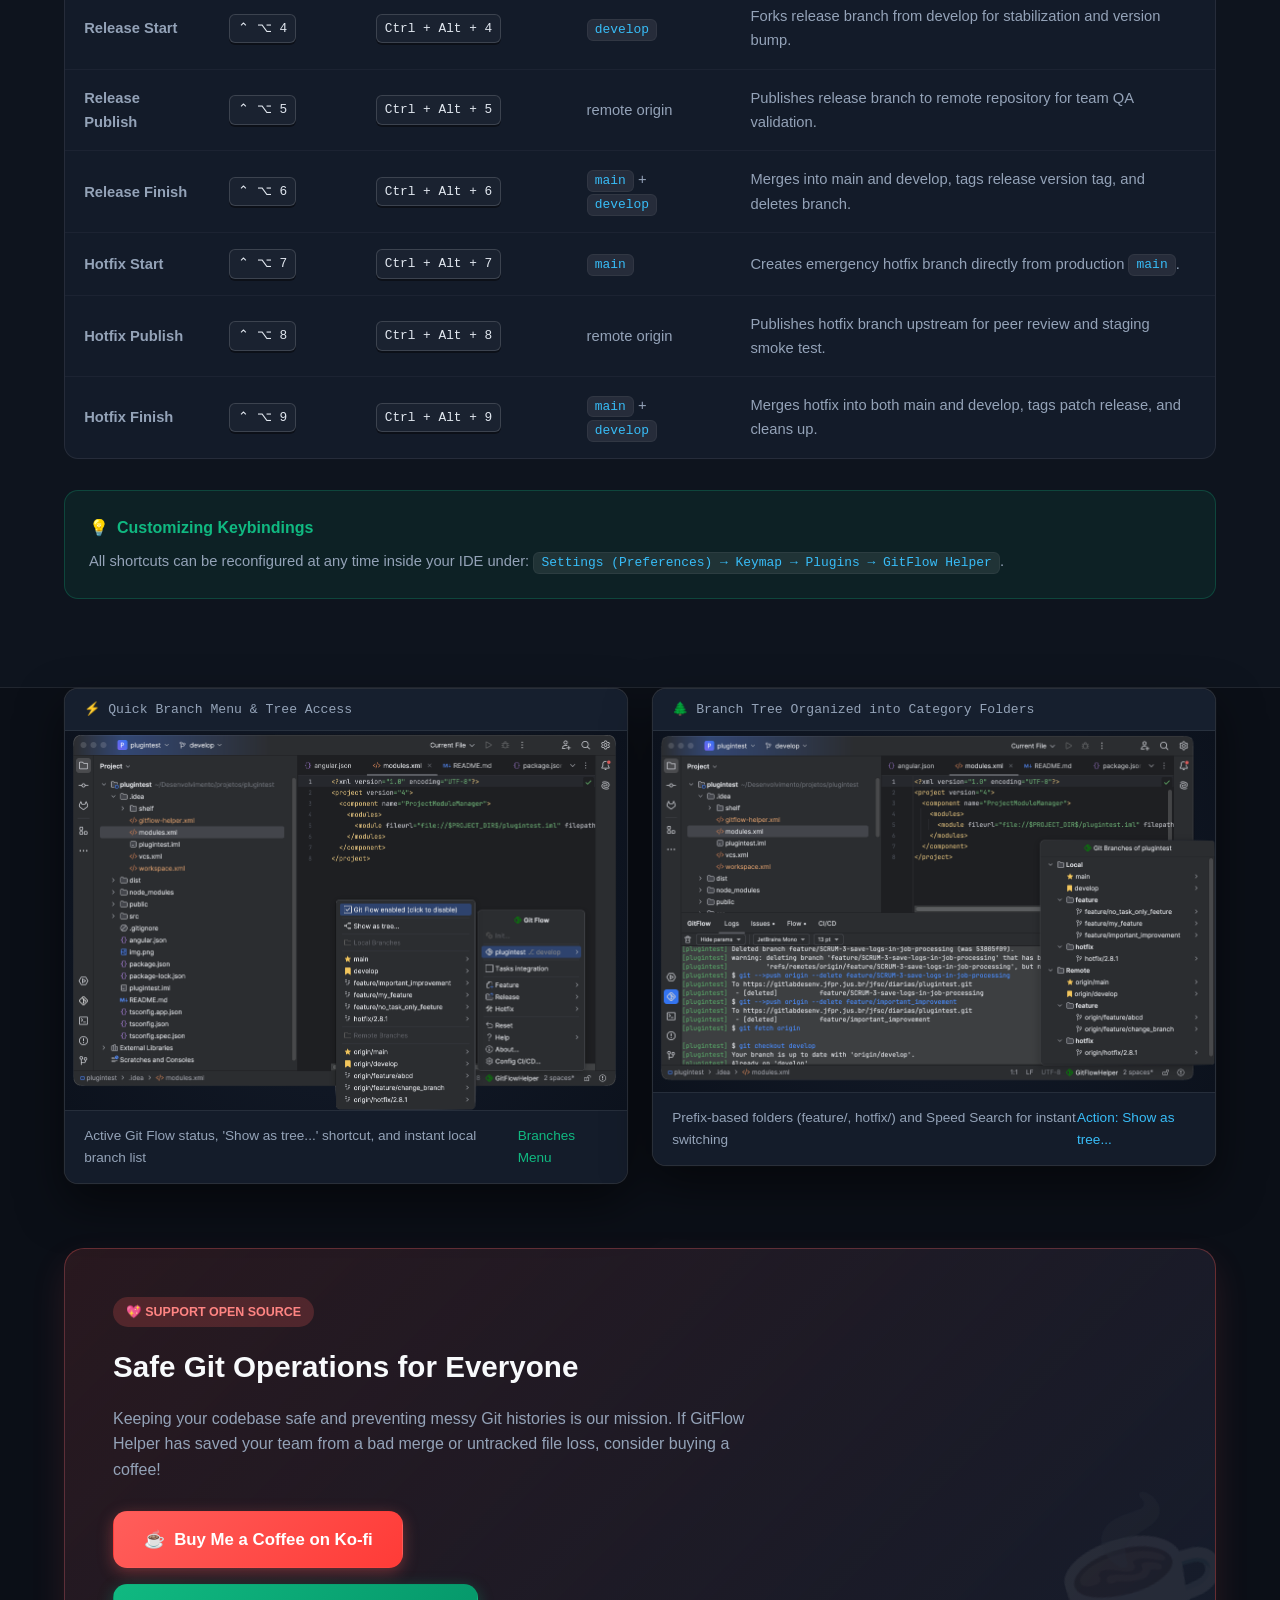
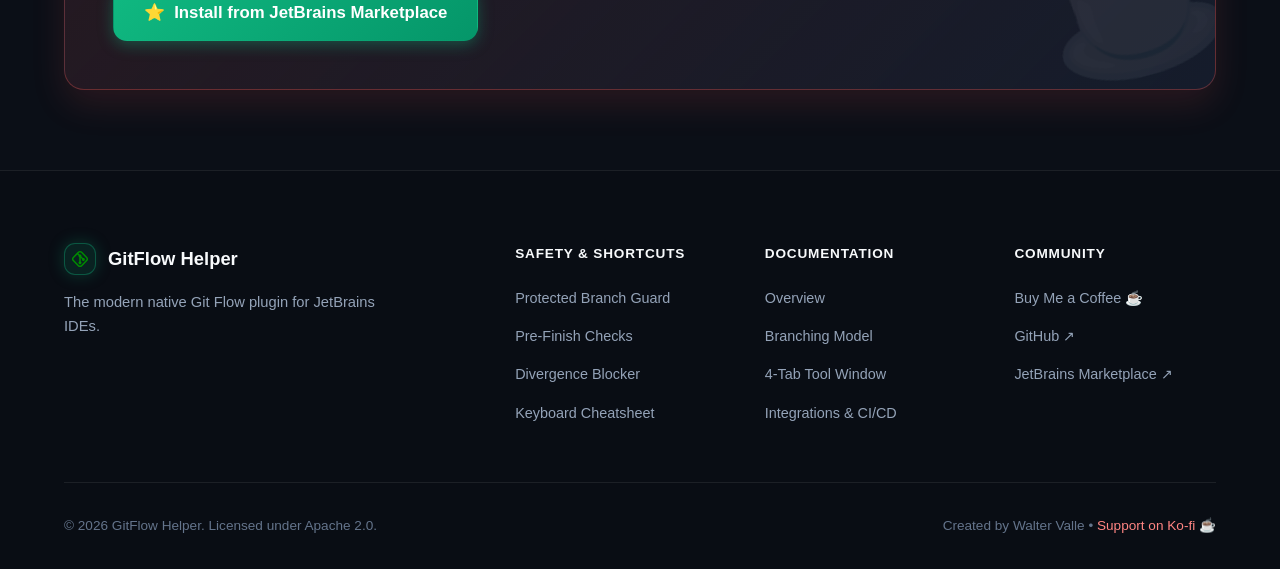
<file: docs/safety-shortcuts.html>
<!DOCTYPE html>
<html lang="en">
<head>
  <meta charset="UTF-8">
  <meta name="viewport" content="width=device-width, initial-scale=1.0">
  <title>Safety Guardrails & Keyboard Shortcuts — GitFlow Helper</title>
  <meta name="description" content="Explore GitFlow Helper's multi-layered safety guardrails (commit interceptors, divergence blockers, dirty checks) and complete keyboard shortcuts cheatsheet.">
  <link rel="icon" type="image/svg+xml" href="assets/images/logo.svg">
  <link rel="stylesheet" href="assets/css/style.css">
</head>
<body>
  <div class="ambient-glow"></div>

  <!-- Header -->
  <header class="site-header">
    <div class="container nav-container">
      <a href="index.html" class="nav-brand" aria-label="GitFlow Helper" title="GitFlow Helper">
        <div class="brand-logo-wrap">
          <img src="assets/images/logo.svg" alt="GitFlow Helper Logo" class="brand-logo">
        </div>
      </a>

      <ul class="nav-desktop-links">
        <li><a href="index.html" class="nav-link">Overview</a></li>
        <li><a href="workflow.html" class="nav-link">Branching & Workflows</a></li>
        <li><a href="toolwindow.html" class="nav-link">4-Tab Tool Window</a></li>
        <li><a href="integrations.html" class="nav-link">Integrations & CI/CD</a></li>
        <li><a href="safety-shortcuts.html" class="nav-link active">Safety & Shortcuts</a></li>
      </ul>

      <div class="nav-actions">
        <a href="https://ko-fi.com/waltervalle" target="_blank" rel="noopener noreferrer" class="btn btn-kofi btn-sm">
          <span>☕</span>
          <span>Buy Me a Coffee</span>
        </a>
        <a href="https://plugins.jetbrains.com/plugin/30207-git-flow-helper" target="_blank" rel="noopener noreferrer" class="btn btn-primary btn-sm">
          <span>Get Plugin</span>
        </a>
        <button class="hamburger-btn" aria-label="Toggle navigation menu" aria-expanded="false">
          <span class="line"></span>
          <span class="line"></span>
          <span class="line"></span>
        </button>
      </div>
    </div>
  </header>

  <!-- Hamburger Drawer Navigation -->
  <div class="drawer-overlay"></div>
  <aside class="nav-drawer" aria-label="Mobile Navigation">
    <div>
      <div style="display: flex; align-items: center; gap: 0.75rem; margin-bottom: 2rem;">
        <div class="brand-logo-wrap" style="width: 32px; height: 32px;">
          <img src="assets/images/logo.svg" alt="Logo" style="width: 18px; height: 18px;">
        </div>
        <div>
          <div style="font-weight: 700; font-size: 1.05rem;">GitFlow Helper</div>
          <div style="font-size: 0.75rem; color: var(--primary);">Navigation Menu</div>
        </div>
      </div>

      <div class="drawer-section-title">Documentation & Features</div>
      <ul class="drawer-links">
        <li><a href="index.html" class="drawer-link"><span>🏠 Home Overview</span></a></li>
        <li><a href="workflow.html" class="drawer-link"><span>🌿 Branching & Workflows</span></a></li>
        <li><a href="toolwindow.html" class="drawer-link"><span>🪟 4-Tab Tool Window</span></a></li>
        <li><a href="integrations.html" class="drawer-link"><span>🔗 Issue Trackers & CI/CD</span></a></li>
        <li><a href="safety-shortcuts.html" class="drawer-link active"><span>🛡️ Safety & Key Shortcuts</span><span class="drawer-link-tag">Active</span></a></li>
      </ul>

      <div class="drawer-section-title" style="margin-top: 2rem;">Community & Links</div>
      <ul class="drawer-links">
        <li><a href="https://plugins.jetbrains.com/plugin/30207-git-flow-helper" target="_blank" rel="noopener noreferrer" class="drawer-link"><span>🛒 JetBrains Marketplace</span><span>↗</span></a></li>
        <li><a href="https://github.com/wdvalle/gitflow-helper" target="_blank" rel="noopener noreferrer" class="drawer-link"><span>🐙 GitHub Repository</span><span>↗</span></a></li>
      </ul>
    </div>

    <div class="drawer-footer">
      <a href="https://ko-fi.com/waltervalle" target="_blank" rel="noopener noreferrer" class="btn btn-kofi" style="width: 100%;">
        <span>☕</span>
        <span>Support on Ko-fi</span>
      </a>
    </div>
  </aside>

  <!-- Page Header -->
  <section class="hero" style="padding-bottom: 2rem;">
    <div class="container">
      <span class="badge badge-primary badge-glow reveal" style="margin-bottom: 1.5rem;">Defensive Git Architecture</span>
      <h1 class="hero-title reveal delay-1">
        Safety Guardrails & <span class="gradient-text">Key Shortcuts</span>
      </h1>
      <p class="hero-subtitle reveal delay-2">
        Protect your team's Git history from human error. GitFlow Helper intercepts direct commits, verifies untracked changes, and provides instant keyboard muscle memory.
      </p>
    </div>
  </section>

  <!-- Section 1: The Four Safety Guardrails -->
  <section id="safety" class="section">
    <div class="container">
      <div class="section-header reveal">
        <span class="section-tag">Defensive Pre-Flight Checks</span>
        <h2 class="section-title">Zero Accidental Commits to Protected Branches</h2>
        <p class="section-desc">
          Automated interceptors active across every Git action to prevent broken repository states.
        </p>
      </div>

      <div class="grid-2">
        <!-- Guardrail 1 -->
        <div class="feature-card reveal-left">
          <div class="card-icon-wrap" style="color: var(--accent-rose); border-color: rgba(244, 63, 94, 0.3); background: rgba(244, 63, 94, 0.1);">🛑</div>
          <h3 class="card-title">1. Protected Branch Commit Guard</h3>
          <p class="card-desc">
            Powered by IntelliJ's <code>CheckinHandler</code>, GitFlow Helper monitors commit actions. If a developer attempts to commit directly to <code>main</code> or <code>develop</code>, the commit is intercepted with a clear warning dialog advising them to switch to a dedicated feature or hotfix branch.
          </p>
          <div style="font-family: var(--font-mono); font-size: 0.8rem; color: #fca5a5;">
            Triggers on: Git Commit Dialog (Ctrl+K / Cmd+K)
          </div>
        </div>

        <!-- Guardrail 2 -->
        <div class="feature-card reveal-right">
          <div class="card-icon-wrap" style="color: var(--accent-amber); border-color: rgba(245, 158, 11, 0.3); background: rgba(245, 158, 11, 0.1);">⚠️</div>
          <h3 class="card-title">2. Uncommitted Changes Verification</h3>
          <p class="card-desc">
            Before finishing any feature, release, or hotfix, GitFlow Helper scans the working tree for dirty or uncommitted modifications. If found, finishing is halted to prevent silent stash or file loss, prompting the developer to commit or stash first.
          </p>
          <div style="font-family: var(--font-mono); font-size: 0.8rem; color: #fcd34d;">
            Protects against: Accidental uncommitted work loss
          </div>
        </div>

        <!-- Guardrail 3 -->
        <div class="feature-card reveal-left delay-1">
          <div class="card-icon-wrap" style="color: var(--accent-blue); border-color: rgba(59, 130, 246, 0.3); background: rgba(59, 130, 246, 0.1);">⬆️</div>
          <h3 class="card-title">3. Unpushed Commits Check</h3>
          <p class="card-desc">
            Verifies that all local commits have been pushed upstream before deleting branches or finishing work. This guarantees that your team never deletes a local branch that contains unpushed commits forgotten in local history.
          </p>
          <div style="font-family: var(--font-mono); font-size: 0.8rem; color: #93c5fd;">
            Protects against: Dangling untracked commits
          </div>
        </div>

        <!-- Guardrail 4 -->
        <div class="feature-card reveal-right delay-1">
          <div class="card-icon-wrap" style="color: var(--primary); border-color: rgba(16, 185, 129, 0.3); background: rgba(16, 185, 129, 0.1);">🔒</div>
          <h3 class="card-title">4. Divergence Blocker (isBehind)</h3>
          <p class="card-desc">
            If your working branch is behind <code>develop</code> (e.g. <code>⬇ 3 commits</code>), finishing is strictly prevented. The developer is required to use <strong>1-Click Sync</strong> first to resolve any merge conflicts in their own branch before merging upstream.
          </p>
          <div style="font-family: var(--font-mono); font-size: 0.8rem; color: #6ee7b7;">
            Protects against: Broken integration trunk on develop
          </div>
        </div>
      </div>
    </div>
  </section>

  <!-- Live Screenshot 1: Safe Git Execution & Context Tracking -->
  <section class="container reveal">
    <div class="screenshot-frame">
      <div class="screenshot-header">
        <div class="screenshot-title">
          <span>🛡️</span>
          <span>Safe Git Command Execution & Traceability</span>
        </div>
      </div>

      <div class="screenshot-body">
        <img src="assets/images/screens/08-checkout-branch.png" alt="Safe Git Command Execution and Task Binding" class="screenshot-img">
      </div>

      <div class="screenshot-caption">
        <span>Git commands executed via native async API with strict parameters, preventing destructive errors</span>
        <span style="color: var(--primary);">Safety: Controlled Async Execution</span>
      </div>
    </div>
  </section>

  <!-- Section 2: Complete Keyboard Shortcuts Table -->
  <section class="section section-alt">
    <div class="container">
      <div class="section-header reveal">
        <span class="section-tag">High-Velocity Workflow</span>
        <h2 class="section-title">Default Keyboard Shortcuts Cheatsheet</h2>
        <p class="section-desc">
          Fly through branch operations with dedicated key bindings designed for speed and muscle memory.
        </p>
      </div>

      <div class="table-wrapper reveal delay-1">
        <table class="styled-table">
          <thead>
            <tr>
              <th>Operation</th>
              <th>macOS Shortcut</th>
              <th>Windows / Linux Shortcut</th>
              <th>Target Base</th>
              <th>Action Description</th>
            </tr>
          </thead>
          <tbody>
            <tr>
              <td><strong>Feature Start</strong></td>
              <td><span class="kbd">⌃ ⌥ 1</span></td>
              <td><span class="kbd">Ctrl + Alt + 1</span></td>
              <td><code>develop</code></td>
              <td>Creates a new local feature branch (with optional task binding).</td>
            </tr>
            <tr>
              <td><strong>Feature Publish</strong></td>
              <td><span class="kbd">⌃ ⌥ 2</span></td>
              <td><span class="kbd">Ctrl + Alt + 2</span></td>
              <td>remote origin</td>
              <td>Pushes the current feature branch to remote VCS and sets upstream tracking.</td>
            </tr>
            <tr>
              <td><strong>Feature Finish</strong></td>
              <td><span class="kbd">⌃ ⌥ 3</span></td>
              <td><span class="kbd">Ctrl + Alt + 3</span></td>
              <td><code>develop</code></td>
              <td>Merges into develop (or opens GitLab MR / keeps branch) and cleans up.</td>
            </tr>
            <tr>
              <td><strong>Release Start</strong></td>
              <td><span class="kbd">⌃ ⌥ 4</span></td>
              <td><span class="kbd">Ctrl + Alt + 4</span></td>
              <td><code>develop</code></td>
              <td>Forks release branch from develop for stabilization and version bump.</td>
            </tr>
            <tr>
              <td><strong>Release Publish</strong></td>
              <td><span class="kbd">⌃ ⌥ 5</span></td>
              <td><span class="kbd">Ctrl + Alt + 5</span></td>
              <td>remote origin</td>
              <td>Publishes release branch to remote repository for team QA validation.</td>
            </tr>
            <tr>
              <td><strong>Release Finish</strong></td>
              <td><span class="kbd">⌃ ⌥ 6</span></td>
              <td><span class="kbd">Ctrl + Alt + 6</span></td>
              <td><code>main</code> + <code>develop</code></td>
              <td>Merges into main and develop, tags release version tag, and deletes branch.</td>
            </tr>
            <tr>
              <td><strong>Hotfix Start</strong></td>
              <td><span class="kbd">⌃ ⌥ 7</span></td>
              <td><span class="kbd">Ctrl + Alt + 7</span></td>
              <td><code>main</code></td>
              <td>Creates emergency hotfix branch directly from production <code>main</code>.</td>
            </tr>
            <tr>
              <td><strong>Hotfix Publish</strong></td>
              <td><span class="kbd">⌃ ⌥ 8</span></td>
              <td><span class="kbd">Ctrl + Alt + 8</span></td>
              <td>remote origin</td>
              <td>Publishes hotfix branch upstream for peer review and staging smoke test.</td>
            </tr>
            <tr>
              <td><strong>Hotfix Finish</strong></td>
              <td><span class="kbd">⌃ ⌥ 9</span></td>
              <td><span class="kbd">Ctrl + Alt + 9</span></td>
              <td><code>main</code> + <code>develop</code></td>
              <td>Merges hotfix into both main and develop, tags patch release, and cleans up.</td>
            </tr>
          </tbody>
        </table>
      </div>

      <div style="background: rgba(16, 185, 129, 0.08); border: 1px solid rgba(16, 185, 129, 0.25); border-radius: var(--radius-md); padding: 1.5rem; margin-top: 1.5rem;" class="reveal delay-2">
        <div style="font-weight: 700; color: var(--primary); margin-bottom: 0.5rem; display: flex; align-items: center; gap: 0.5rem;">
          <span>💡</span> Customizing Keybindings
        </div>
        <p style="font-size: 0.92rem; color: var(--text-secondary); margin: 0;">
          All shortcuts can be reconfigured at any time inside your IDE under:
          <code>Settings (Preferences) → Keymap → Plugins → GitFlow Helper</code>.
        </p>
      </div>
    </div>
  </section>

  <!-- Live Screenshots: Branch Navigation & Tree Explorer -->
  <section class="container reveal">
    <div class="grid-2" style="gap: 1.5rem; align-items: start;">
      <!-- Quick Checkout Menu -->
      <div class="screenshot-frame" style="margin: 0;">
        <div class="screenshot-header">
          <div class="screenshot-title">
            <span>⚡</span>
            <span>Quick Branch Menu & Tree Access</span>
          </div>
        </div>
        <div class="screenshot-body">
          <img src="assets/images/screens/04-checkout.png" alt="GitFlow Helper Branch Checkout Menu" class="screenshot-img">
        </div>
        <div class="screenshot-caption">
          <span>Active Git Flow status, 'Show as tree...' shortcut, and instant local branch list</span>
          <span style="color: var(--primary);">Branches Menu</span>
        </div>
      </div>

      <!-- Hierarchical Tree Dialog -->
      <div class="screenshot-frame" style="margin: 0;">
        <div class="screenshot-header">
          <div class="screenshot-title">
            <span>🌲</span>
            <span>Branch Tree Organized into Category Folders</span>
          </div>
        </div>
        <div class="screenshot-body">
          <img src="assets/images/screens/10-tree-view.png" alt="Hierarchical Branch Tree View in IntelliJ" class="screenshot-img">
        </div>
        <div class="screenshot-caption">
          <span>Prefix-based folders (feature/, hotfix/) and Speed Search for instant switching</span>
          <span style="color: var(--text-highlight);">Action: Show as tree...</span>
        </div>
      </div>
    </div>
  </section>

  <!-- Support Banner -->
  <section class="container reveal">
    <div class="donation-banner">
      <div class="donation-content">
        <div class="donation-badge">💖 Support Open Source</div>
        <h2 class="donation-title">Safe Git Operations for Everyone</h2>
        <p class="donation-desc">
          Keeping your codebase safe and preventing messy Git histories is our mission. If GitFlow Helper has saved your team from a bad merge or untracked file loss, consider buying a coffee!
        </p>
        <div class="donation-actions">
          <a href="https://ko-fi.com/waltervalle" target="_blank" rel="noopener noreferrer" class="btn btn-kofi btn-lg">
            <span>☕</span>
            <span>Buy Me a Coffee on Ko-fi</span>
          </a>
          <a href="https://plugins.jetbrains.com/plugin/30207-git-flow-helper" target="_blank" rel="noopener noreferrer" class="btn btn-primary btn-lg">
            <span>⭐</span>
            <span>Install from JetBrains Marketplace</span>
          </a>
        </div>
      </div>
    </div>
  </section>

  <!-- Footer -->
  <footer class="site-footer">
    <div class="container">
      <div class="footer-grid">
        <div class="footer-brand">
          <div style="display: flex; align-items: center; gap: 0.75rem;">
            <div class="brand-logo-wrap" style="width: 32px; height: 32px;">
              <img src="assets/images/logo.svg" alt="GitFlow Logo" style="width: 18px; height: 18px;">
            </div>
            <span style="font-weight: 700; font-size: 1.15rem;">GitFlow Helper</span>
          </div>
          <p class="footer-desc">The modern native Git Flow plugin for JetBrains IDEs.</p>
        </div>

        <div>
          <h4 class="footer-heading">Safety & Shortcuts</h4>
          <ul class="footer-links">
            <li><a href="#safety" class="footer-link">Protected Branch Guard</a></li>
            <li><a href="#safety" class="footer-link">Pre-Finish Checks</a></li>
            <li><a href="#safety" class="footer-link">Divergence Blocker</a></li>
            <li><a href="#shortcuts" class="footer-link">Keyboard Cheatsheet</a></li>
          </ul>
        </div>

        <div>
          <h4 class="footer-heading">Documentation</h4>
          <ul class="footer-links">
            <li><a href="index.html" class="footer-link">Overview</a></li>
            <li><a href="workflow.html" class="footer-link">Branching Model</a></li>
            <li><a href="toolwindow.html" class="footer-link">4-Tab Tool Window</a></li>
            <li><a href="integrations.html" class="footer-link">Integrations & CI/CD</a></li>
          </ul>
        </div>

        <div>
          <h4 class="footer-heading">Community</h4>
          <ul class="footer-links">
            <li><a href="https://ko-fi.com/waltervalle" target="_blank" rel="noopener noreferrer" class="footer-link">Buy Me a Coffee ☕</a></li>
            <li><a href="https://github.com/wdvalle/gitflow-helper" target="_blank" rel="noopener noreferrer" class="footer-link">GitHub ↗</a></li>
            <li><a href="https://plugins.jetbrains.com/plugin/30207-git-flow-helper" target="_blank" rel="noopener noreferrer" class="footer-link">JetBrains Marketplace ↗</a></li>
          </ul>
        </div>
      </div>

      <div class="footer-bottom">
        <div>© 2026 GitFlow Helper. Licensed under Apache 2.0.</div>
        <div>Created by Walter Valle • <a href="https://ko-fi.com/waltervalle" target="_blank" rel="noopener noreferrer" style="color: #ff8583;">Support on Ko-fi ☕</a></div>
      </div>
    </div>
  </footer>

  <script src="assets/js/main.js"></script>
</body>
</html>
</file>
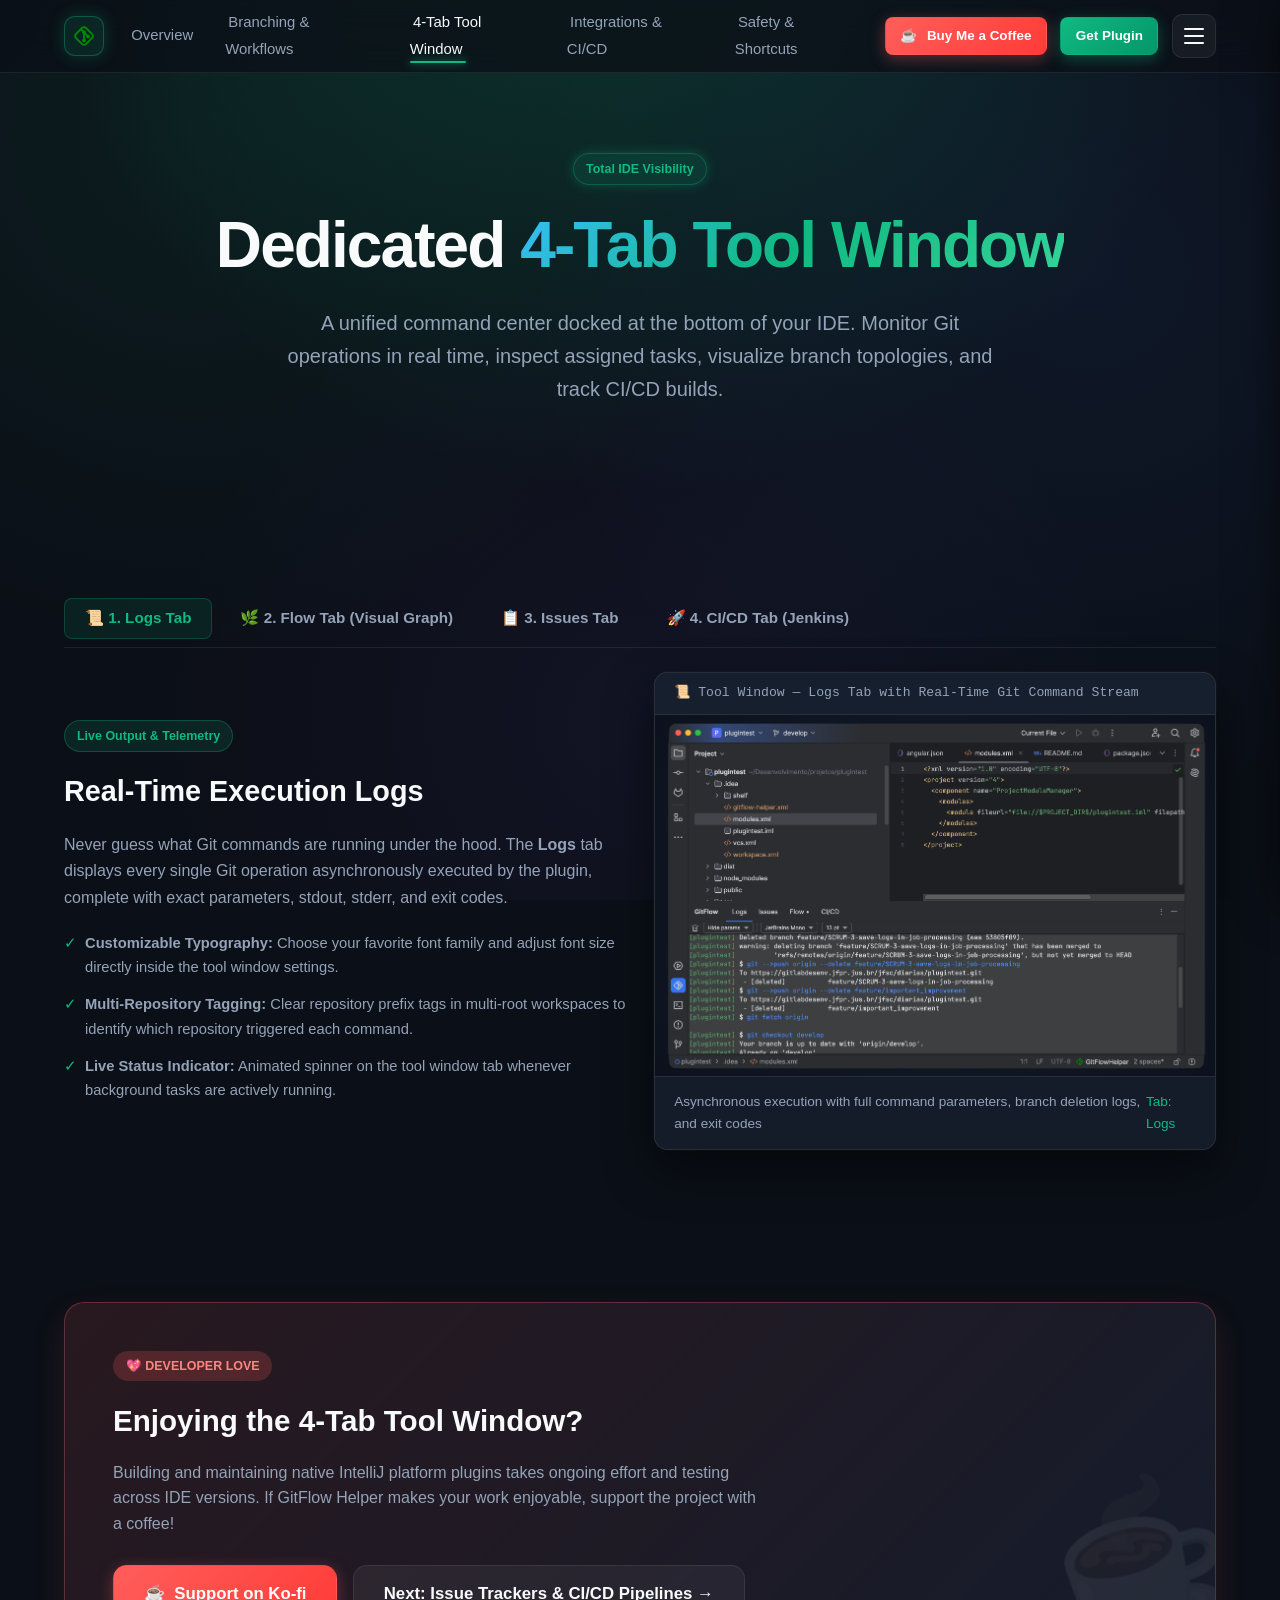
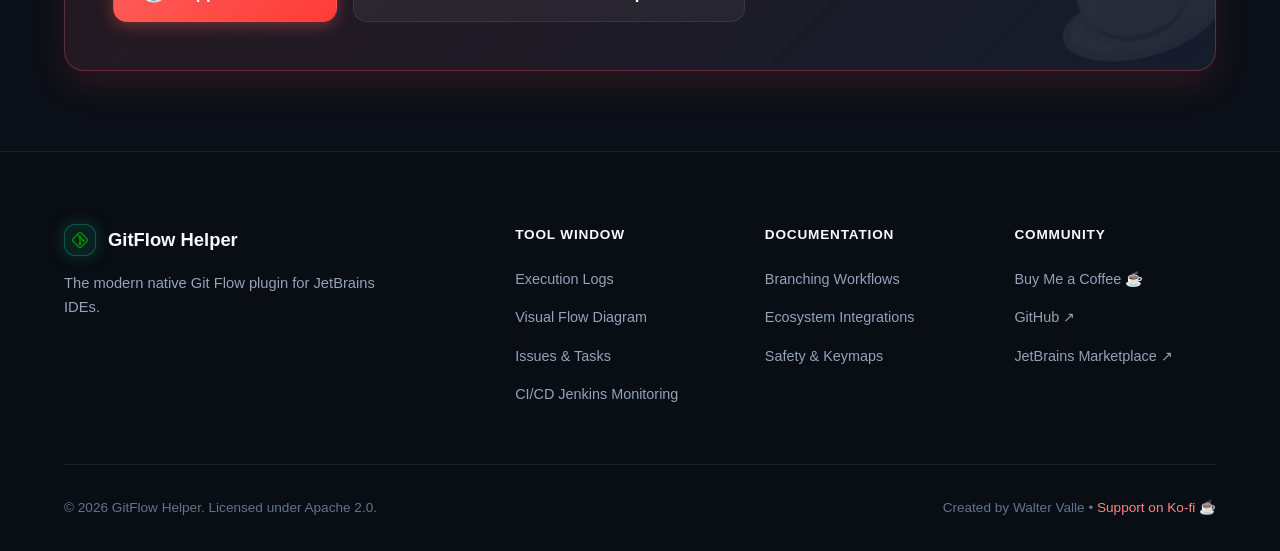
<file: docs/toolwindow.html>
<!DOCTYPE html>
<html lang="en">
<head>
  <meta charset="UTF-8">
  <meta name="viewport" content="width=device-width, initial-scale=1.0">
  <title>Dedicated 4-Tab Tool Window — GitFlow Helper</title>
  <meta name="description" content="Explore GitFlow Helper's dedicated 4-tab tool window in IntelliJ IDEA: real-time execution logs, issue inspector, visual flow branch graph, and Jenkins CI/CD tracking.">
  <link rel="icon" type="image/svg+xml" href="assets/images/logo.svg">
  <link rel="stylesheet" href="assets/css/style.css">
</head>
<body>
  <div class="ambient-glow"></div>

  <!-- Header -->
  <header class="site-header">
    <div class="container nav-container">
      <a href="index.html" class="nav-brand" aria-label="GitFlow Helper" title="GitFlow Helper">
        <div class="brand-logo-wrap">
          <img src="assets/images/logo.svg" alt="GitFlow Helper Logo" class="brand-logo">
        </div>
      </a>

      <ul class="nav-desktop-links">
        <li><a href="index.html" class="nav-link">Overview</a></li>
        <li><a href="workflow.html" class="nav-link">Branching & Workflows</a></li>
        <li><a href="toolwindow.html" class="nav-link active">4-Tab Tool Window</a></li>
        <li><a href="integrations.html" class="nav-link">Integrations & CI/CD</a></li>
        <li><a href="safety-shortcuts.html" class="nav-link">Safety & Shortcuts</a></li>
      </ul>

      <div class="nav-actions">
        <a href="https://ko-fi.com/waltervalle" target="_blank" rel="noopener noreferrer" class="btn btn-kofi btn-sm">
          <span>☕</span>
          <span>Buy Me a Coffee</span>
        </a>
        <a href="https://plugins.jetbrains.com/plugin/30207-git-flow-helper" target="_blank" rel="noopener noreferrer" class="btn btn-primary btn-sm">
          <span>Get Plugin</span>
        </a>
        <button class="hamburger-btn" aria-label="Toggle navigation menu" aria-expanded="false">
          <span class="line"></span>
          <span class="line"></span>
          <span class="line"></span>
        </button>
      </div>
    </div>
  </header>

  <!-- Hamburger Drawer Navigation -->
  <div class="drawer-overlay"></div>
  <aside class="nav-drawer" aria-label="Mobile Navigation">
    <div>
      <div style="display: flex; align-items: center; gap: 0.75rem; margin-bottom: 2rem;">
        <div class="brand-logo-wrap" style="width: 32px; height: 32px;">
          <img src="assets/images/logo.svg" alt="Logo" style="width: 18px; height: 18px;">
        </div>
        <div>
          <div style="font-weight: 700; font-size: 1.05rem;">GitFlow Helper</div>
          <div style="font-size: 0.75rem; color: var(--primary);">Navigation Menu</div>
        </div>
      </div>

      <div class="drawer-section-title">Documentation & Features</div>
      <ul class="drawer-links">
        <li><a href="index.html" class="drawer-link"><span>🏠 Home Overview</span></a></li>
        <li><a href="workflow.html" class="drawer-link"><span>🌿 Branching & Workflows</span></a></li>
        <li><a href="toolwindow.html" class="drawer-link active"><span>🪟 4-Tab Tool Window</span><span class="drawer-link-tag">Active</span></a></li>
        <li><a href="integrations.html" class="drawer-link"><span>🔗 Issue Trackers & CI/CD</span></a></li>
        <li><a href="safety-shortcuts.html" class="drawer-link"><span>🛡️ Safety & Key Shortcuts</span></a></li>
      </ul>

      <div class="drawer-section-title" style="margin-top: 2rem;">Community & Links</div>
      <ul class="drawer-links">
        <li><a href="https://plugins.jetbrains.com/plugin/30207-git-flow-helper" target="_blank" rel="noopener noreferrer" class="drawer-link"><span>🛒 JetBrains Marketplace</span><span>↗</span></a></li>
        <li><a href="https://github.com/wdvalle/gitflow-helper" target="_blank" rel="noopener noreferrer" class="drawer-link"><span>🐙 GitHub Repository</span><span>↗</span></a></li>
      </ul>
    </div>

    <div class="drawer-footer">
      <a href="https://ko-fi.com/waltervalle" target="_blank" rel="noopener noreferrer" class="btn btn-kofi" style="width: 100%;">
        <span>☕</span>
        <span>Support on Ko-fi</span>
      </a>
    </div>
  </aside>

  <!-- Page Header -->
  <section class="hero" style="padding-bottom: 2rem;">
    <div class="container">
      <span class="badge badge-primary badge-glow reveal" style="margin-bottom: 1.5rem;">Total IDE Visibility</span>
      <h1 class="hero-title reveal delay-1">
        Dedicated <span class="gradient-text">4-Tab Tool Window</span>
      </h1>
      <p class="hero-subtitle reveal delay-2">
        A unified command center docked at the bottom of your IDE. Monitor Git operations in real time, inspect assigned tasks, visualize branch topologies, and track CI/CD builds.
      </p>
    </div>
  </section>

  <!-- Interactive 4-Tab Navigation Showcase -->
  <section class="section">
    <div class="container">
      <div class="tab-container reveal">
        <div class="tab-nav">
          <button class="tab-btn active" data-tab="tab-logs">📜 1. Logs Tab</button>
          <button class="tab-btn" data-tab="tab-flow">🌿 2. Flow Tab (Visual Graph)</button>
          <button class="tab-btn" data-tab="tab-issues">📋 3. Issues Tab</button>
          <button class="tab-btn" data-tab="tab-cicd">🚀 4. CI/CD Tab (Jenkins)</button>
        </div>

        <!-- Pane 1: Logs -->
        <div id="tab-logs" class="tab-pane active">
          <div class="grid-2" style="align-items: center;">
            <div>
              <span class="badge badge-primary" style="margin-bottom: 1rem;">Live Output & Telemetry</span>
              <h2 style="font-size: 1.8rem; font-weight: 700; margin-bottom: 1rem;">Real-Time Execution Logs</h2>
              <p style="color: var(--text-secondary); margin-bottom: 1.25rem;">
                Never guess what Git commands are running under the hood. The <strong>Logs</strong> tab displays every single Git operation asynchronously executed by the plugin, complete with exact parameters, stdout, stderr, and exit codes.
              </p>
              <ul style="list-style: none; display: flex; flex-direction: column; gap: 0.8rem; color: var(--text-secondary); font-size: 0.92rem;">
                <li style="display: flex; gap: 0.5rem;">
                  <span style="color: var(--primary);">✓</span>
                  <span><strong>Customizable Typography:</strong> Choose your favorite font family and adjust font size directly inside the tool window settings.</span>
                </li>
                <li style="display: flex; gap: 0.5rem;">
                  <span style="color: var(--primary);">✓</span>
                  <span><strong>Multi-Repository Tagging:</strong> Clear repository prefix tags in multi-root workspaces to identify which repository triggered each command.</span>
                </li>
                <li style="display: flex; gap: 0.5rem;">
                  <span style="color: var(--primary);">✓</span>
                  <span><strong>Live Status Indicator:</strong> Animated spinner on the tool window tab whenever background tasks are actively running.</span>
                </li>
              </ul>
            </div>

            <!-- Live Screenshot 1: Logs -->
            <div>
              <div class="screenshot-frame" style="margin: 0;">
                <div class="screenshot-header">
                  <div class="screenshot-title"><span>📜</span><span>Tool Window — Logs Tab with Real-Time Git Command Stream</span></div>
                </div>
                <div class="screenshot-body">
                  <img src="assets/images/screens/03-toolwindow.png" alt="GitFlow Tool Window Logs Tab" class="screenshot-img">
                </div>
                <div class="screenshot-caption">
                  <span>Asynchronous execution with full command parameters, branch deletion logs, and exit codes</span>
                  <span style="color: var(--primary);">Tab: Logs</span>
                </div>
              </div>
            </div>
          </div>
        </div>

        <!-- Pane 2: Flow -->
        <div id="tab-flow" class="tab-pane">
          <div class="grid-2" style="align-items: center;">
            <div>
              <span class="badge" style="background: rgba(59, 130, 246, 0.15); color: #93c5fd; border: 1px solid rgba(59, 130, 246, 0.3); margin-bottom: 1rem;">Topological Visualization</span>
              <h2 style="font-size: 1.8rem; font-weight: 700; margin-bottom: 1rem;">Interactive Visual Flow Diagram</h2>
              <p style="color: var(--text-secondary); margin-bottom: 1.25rem;">
                See your active branch state at a glance. The <strong>Flow</strong> tab generates an interactive topological map of all local and remote branches in your Git repository.
              </p>
              <ul style="list-style: none; display: flex; flex-direction: column; gap: 0.8rem; color: var(--text-secondary); font-size: 0.92rem;">
                <li style="display: flex; gap: 0.5rem;">
                  <span style="color: var(--branch-main);">●</span>
                  <span><strong>Main:</strong> Blue production line with release tags.</span>
                </li>
                <li style="display: flex; gap: 0.5rem;">
                  <span style="color: var(--branch-develop);">●</span>
                  <span><strong>Develop:</strong> Emerald green integration line.</span>
                </li>
                <li style="display: flex; gap: 0.5rem;">
                  <span style="color: var(--branch-feature);">●</span>
                  <span><strong>Features:</strong> Amber branches showing current work in progress.</span>
                </li>
                <li style="display: flex; gap: 0.5rem;">
                  <span style="color: var(--branch-release);">●</span>
                  <span><strong>Releases & Hotfixes:</strong> Cyan and red tracks with convergence markers.</span>
                </li>
              </ul>
            </div>

            <!-- Live Screenshot 2: Flow -->
            <div>
              <div class="screenshot-frame" style="margin: 0;">
                <div class="screenshot-header">
                  <div class="screenshot-title"><span>🌿</span><span>Tool Window — Flow Tab: Visual Branch Representation</span></div>
                </div>
                <div class="screenshot-body">
                  <img src="assets/images/screens/13-branches-derivation.png" alt="GitFlow Tool Window Flow Tab with Branches and Commits" class="screenshot-img">
                </div>
                <div class="screenshot-caption">
                  <span>Visual representation of local branches, Production (main), hotfixes, and commit divergence count</span>
                  <span style="color: var(--text-highlight);">Tab: Flow</span>
                </div>
              </div>
            </div>
          </div>
        </div>

        <!-- Pane 3: Issues -->
        <div id="tab-issues" class="tab-pane">
          <div class="grid-2" style="align-items: center;">
            <div>
              <span class="badge" style="background: rgba(139, 92, 246, 0.15); color: #c4b5fd; border: 1px solid rgba(139, 92, 246, 0.3); margin-bottom: 1rem;">Integrated Task Server</span>
              <h2 style="font-size: 1.8rem; font-weight: 700; margin-bottom: 1rem;">Issues & Tasks Inspector</h2>
              <p style="color: var(--text-secondary); margin-bottom: 1.25rem;">
                Browse assigned tickets from Jira, GitHub, GitLab, or Redmine directly within the IDE. View ticket descriptions, recent comments, and start branches with one click.
              </p>
              <ul style="list-style: none; display: flex; flex-direction: column; gap: 0.8rem; color: var(--text-secondary); font-size: 0.92rem;">
                <li style="display: flex; gap: 0.5rem;">
                  <span style="color: var(--primary);">✓</span>
                  <span><strong>Side-by-Side Dual Pane:</strong> Task list on the left with detailed rich inspector on the right.</span>
                </li>
                <li style="display: flex; gap: 0.5rem;">
                  <span style="color: var(--primary);">✓</span>
                  <span><strong>Instant Branch Creation:</strong> 'Start Feature' or 'Start Hotfix' buttons directly inside ticket details.</span>
                </li>
                <li style="display: flex; gap: 0.5rem;">
                  <span style="color: var(--primary);">✓</span>
                  <span><strong>Quick Browser Shortcut:</strong> Click to jump straight to the issue URL in your default browser.</span>
                </li>
              </ul>
            </div>

            <!-- Live Screenshot 3: Issues -->
            <div>
              <div class="screenshot-frame" style="margin: 0;">
                <div class="screenshot-header">
                  <div class="screenshot-title"><span>📋</span><span>Tool Window — Issues Tab & Active Task Workspace Integration</span></div>
                </div>
                <div class="screenshot-body">
                  <img src="assets/images/screens/12-tasks-view.png" alt="Active Task Integration and Project Files View" class="screenshot-img">
                </div>
                <div class="screenshot-caption">
                  <span>Integrated workspace context: active task (#3: Create a new use case), bound branch, and project files</span>
                  <span style="color: var(--accent-purple);">Tab: Issues</span>
                </div>
              </div>
            </div>
          </div>
        </div>

        <!-- Pane 4: CI/CD -->
        <div id="tab-cicd" class="tab-pane">
          <div class="grid-2" style="align-items: center;">
            <div>
              <span class="badge" style="background: rgba(6, 182, 212, 0.15); color: #67e8f9; border: 1px solid rgba(6, 182, 212, 0.3); margin-bottom: 1rem;">Continuous Integration</span>
              <h2 style="font-size: 1.8rem; font-weight: 700; margin-bottom: 1rem;">CI/CD Pipeline Monitoring</h2>
              <p style="color: var(--text-secondary); margin-bottom: 1.25rem;">
                Stay in your coding zone while tests and deployment jobs execute. The <strong>CI/CD</strong> tab connects to Jenkins pipelines to give you real-time build telemetry without browser tab switching.
              </p>
              <ul style="list-style: none; display: flex; flex-direction: column; gap: 0.8rem; color: var(--text-secondary); font-size: 0.92rem;">
                <li style="display: flex; gap: 0.5rem;">
                  <span style="color: var(--primary);">✓</span>
                  <span><strong>Live Console Streaming:</strong> Progressive terminal output streaming with intelligent ANSI color highlighting.</span>
                </li>
                <li style="display: flex; gap: 0.5rem;">
                  <span style="color: var(--primary);">✓</span>
                  <span><strong>Build Trigger & Status:</strong> Trigger new builds upon publishing or finishing branches and observe build status badges.</span>
                </li>
                <li style="display: flex; gap: 0.5rem;">
                  <span style="color: var(--primary);">✓</span>
                  <span><strong>Secure Authentication:</strong> Credentials stored safely using IntelliJ's encrypted PasswordSafe subsystem.</span>
                </li>
              </ul>
            </div>

            <!-- Live Screenshot 4: CI/CD -->
            <div>
              <div class="screenshot-frame" style="margin: 0;">
                <div class="screenshot-header">
                  <div class="screenshot-title"><span>🚀</span><span>Tool Window — CI/CD Tab: Pipeline & Stage Telemetry</span></div>
                </div>
                <div class="screenshot-body">
                  <img src="assets/images/screens/15-pipeline.png" alt="GitFlow Tool Window CI/CD Pipeline Monitoring" class="screenshot-img">
                </div>
                <div class="screenshot-caption">
                  <span>Real-time monitoring of pipeline stages (Code checkout, build stages, and streaming console logs)</span>
                  <span style="color: var(--accent-cyan);">Tab: CI/CD</span>
                </div>
              </div>
            </div>
          </div>
        </div>
      </div>
    </div>
  </section>

  <!-- Support Banner -->
  <section class="container reveal">
    <div class="donation-banner">
      <div class="donation-content">
        <div class="donation-badge">💖 Developer Love</div>
        <h2 class="donation-title">Enjoying the 4-Tab Tool Window?</h2>
        <p class="donation-desc">
          Building and maintaining native IntelliJ platform plugins takes ongoing effort and testing across IDE versions. If GitFlow Helper makes your work enjoyable, support the project with a coffee!
        </p>
        <div class="donation-actions">
          <a href="https://ko-fi.com/waltervalle" target="_blank" rel="noopener noreferrer" class="btn btn-kofi btn-lg">
            <span>☕</span>
            <span>Support on Ko-fi</span>
          </a>
          <a href="integrations.html" class="btn btn-secondary btn-lg">
            Next: Issue Trackers & CI/CD Pipelines →
          </a>
        </div>
      </div>
    </div>
  </section>

  <!-- Footer -->
  <footer class="site-footer">
    <div class="container">
      <div class="footer-grid">
        <div class="footer-brand">
          <div style="display: flex; align-items: center; gap: 0.75rem;">
            <div class="brand-logo-wrap" style="width: 32px; height: 32px;">
              <img src="assets/images/logo.svg" alt="GitFlow Logo" style="width: 18px; height: 18px;">
            </div>
            <span style="font-weight: 700; font-size: 1.15rem;">GitFlow Helper</span>
          </div>
          <p class="footer-desc">The modern native Git Flow plugin for JetBrains IDEs.</p>
        </div>

        <div>
          <h4 class="footer-heading">Tool Window</h4>
          <ul class="footer-links">
            <li><a href="#tab-logs" class="footer-link">Execution Logs</a></li>
            <li><a href="#tab-flow" class="footer-link">Visual Flow Diagram</a></li>
            <li><a href="#tab-issues" class="footer-link">Issues & Tasks</a></li>
            <li><a href="#tab-cicd" class="footer-link">CI/CD Jenkins Monitoring</a></li>
          </ul>
        </div>

        <div>
          <h4 class="footer-heading">Documentation</h4>
          <ul class="footer-links">
            <li><a href="workflow.html" class="footer-link">Branching Workflows</a></li>
            <li><a href="integrations.html" class="footer-link">Ecosystem Integrations</a></li>
            <li><a href="safety-shortcuts.html" class="footer-link">Safety & Keymaps</a></li>
          </ul>
        </div>

        <div>
          <h4 class="footer-heading">Community</h4>
          <ul class="footer-links">
            <li><a href="https://ko-fi.com/waltervalle" target="_blank" rel="noopener noreferrer" class="footer-link">Buy Me a Coffee ☕</a></li>
            <li><a href="https://github.com/wdvalle/gitflow-helper" target="_blank" rel="noopener noreferrer" class="footer-link">GitHub ↗</a></li>
            <li><a href="https://plugins.jetbrains.com/plugin/30207-git-flow-helper" target="_blank" rel="noopener noreferrer" class="footer-link">JetBrains Marketplace ↗</a></li>
          </ul>
        </div>
      </div>

      <div class="footer-bottom">
        <div>© 2026 GitFlow Helper. Licensed under Apache 2.0.</div>
        <div>Created by Walter Valle • <a href="https://ko-fi.com/waltervalle" target="_blank" rel="noopener noreferrer" style="color: #ff8583;">Support on Ko-fi ☕</a></div>
      </div>
    </div>
  </footer>

  <script src="assets/js/main.js"></script>
</body>
</html>
</file>
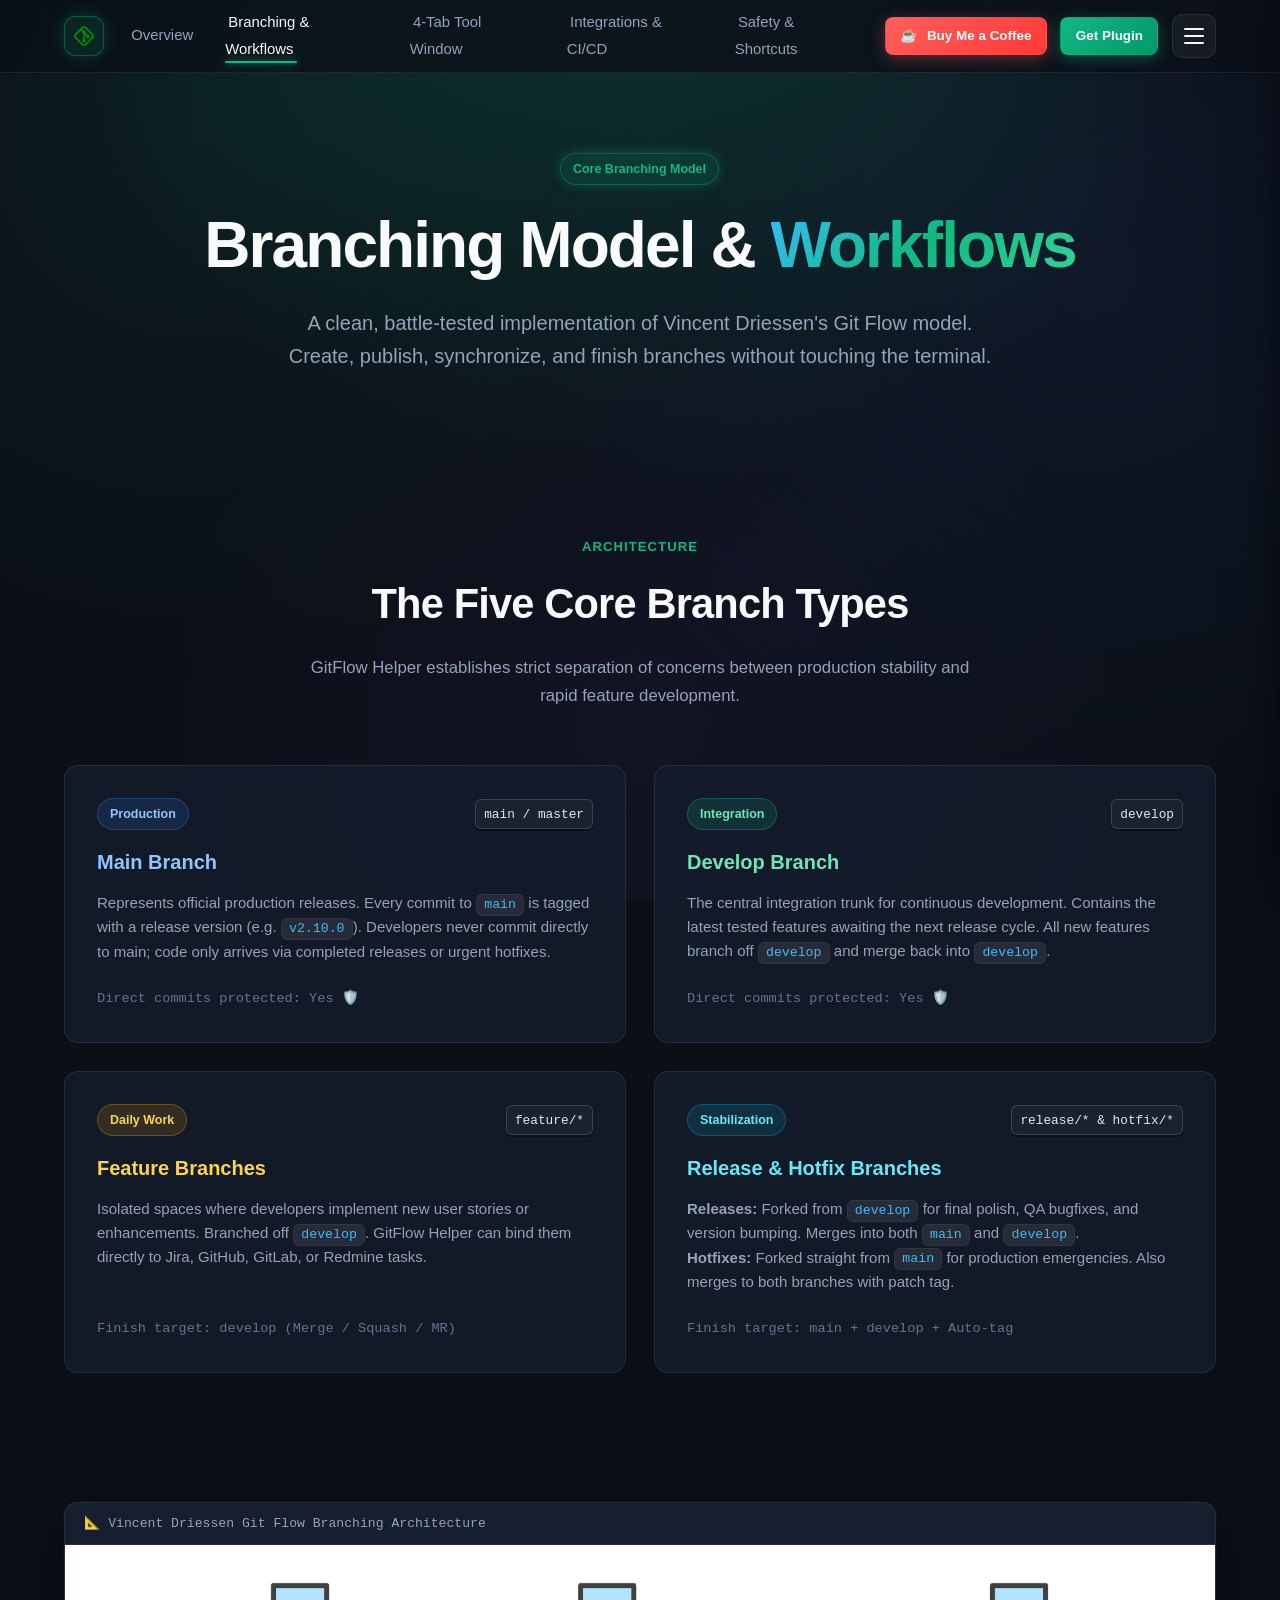
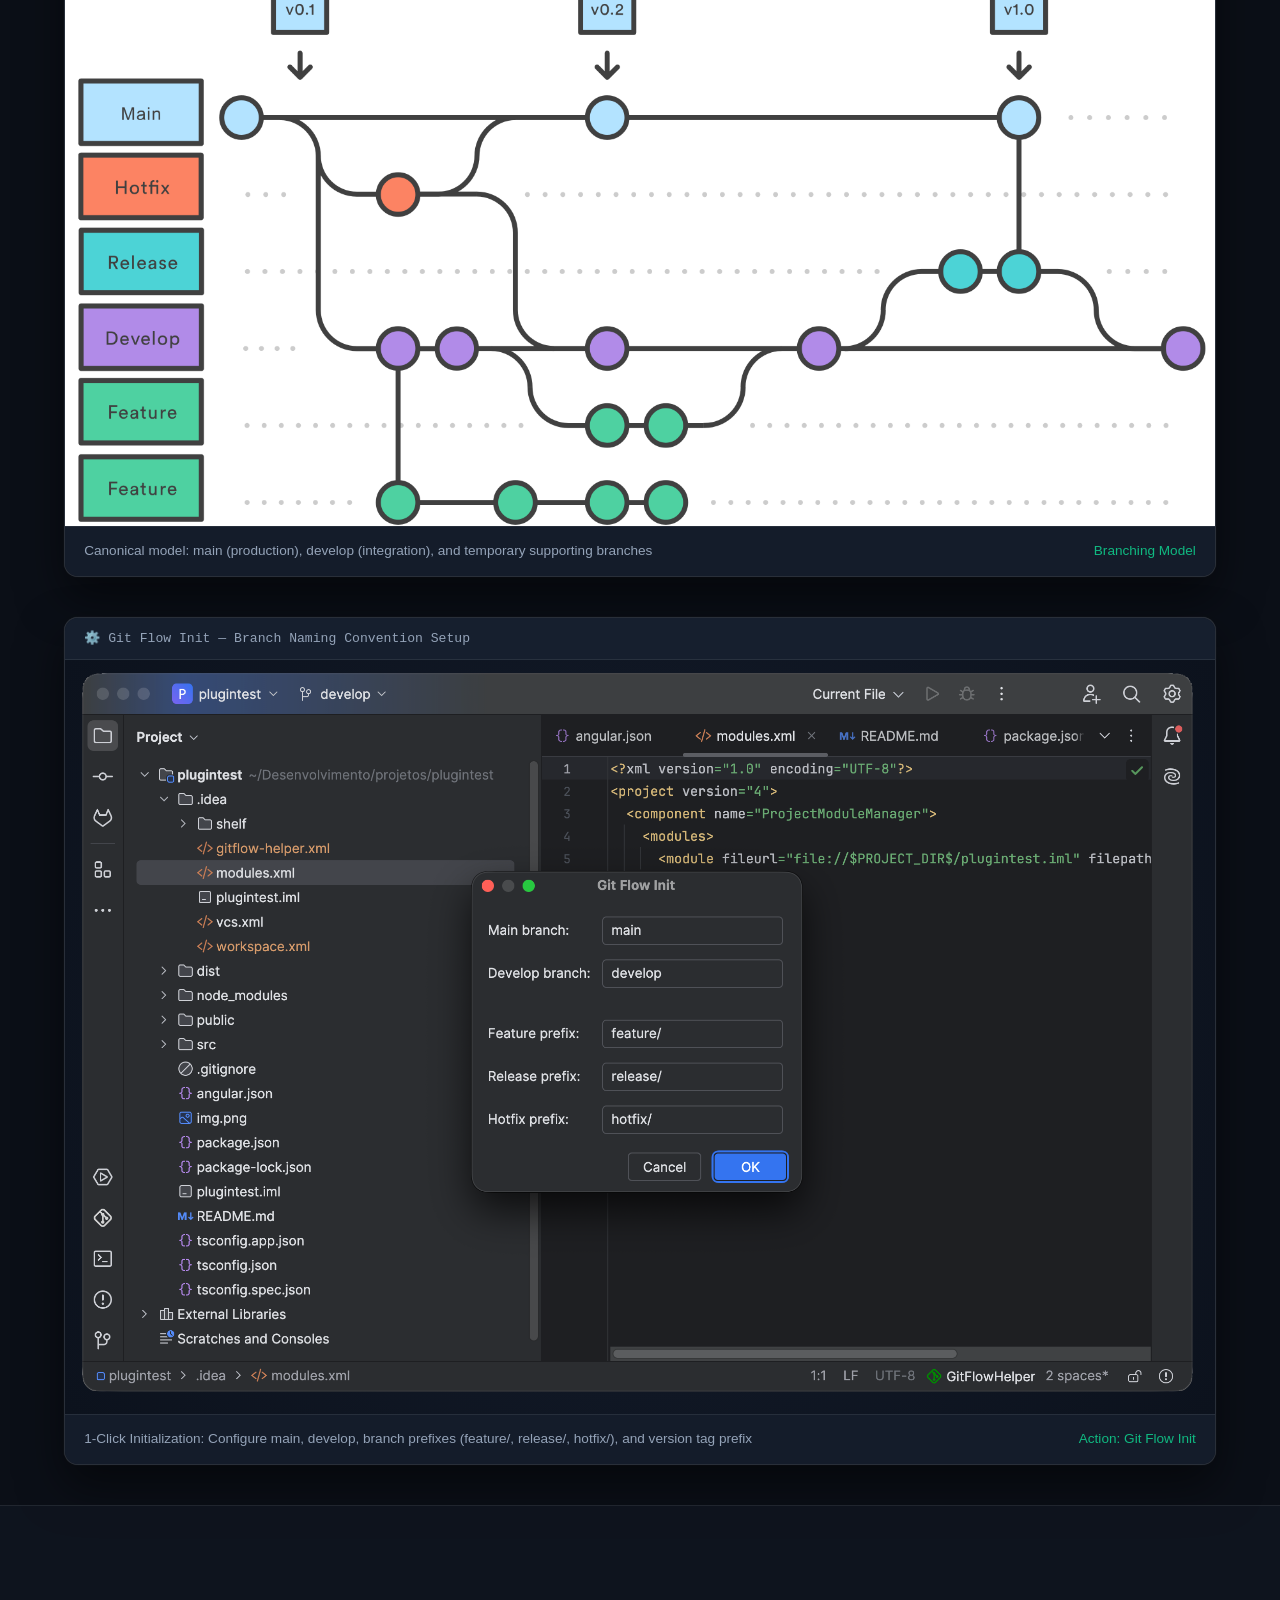
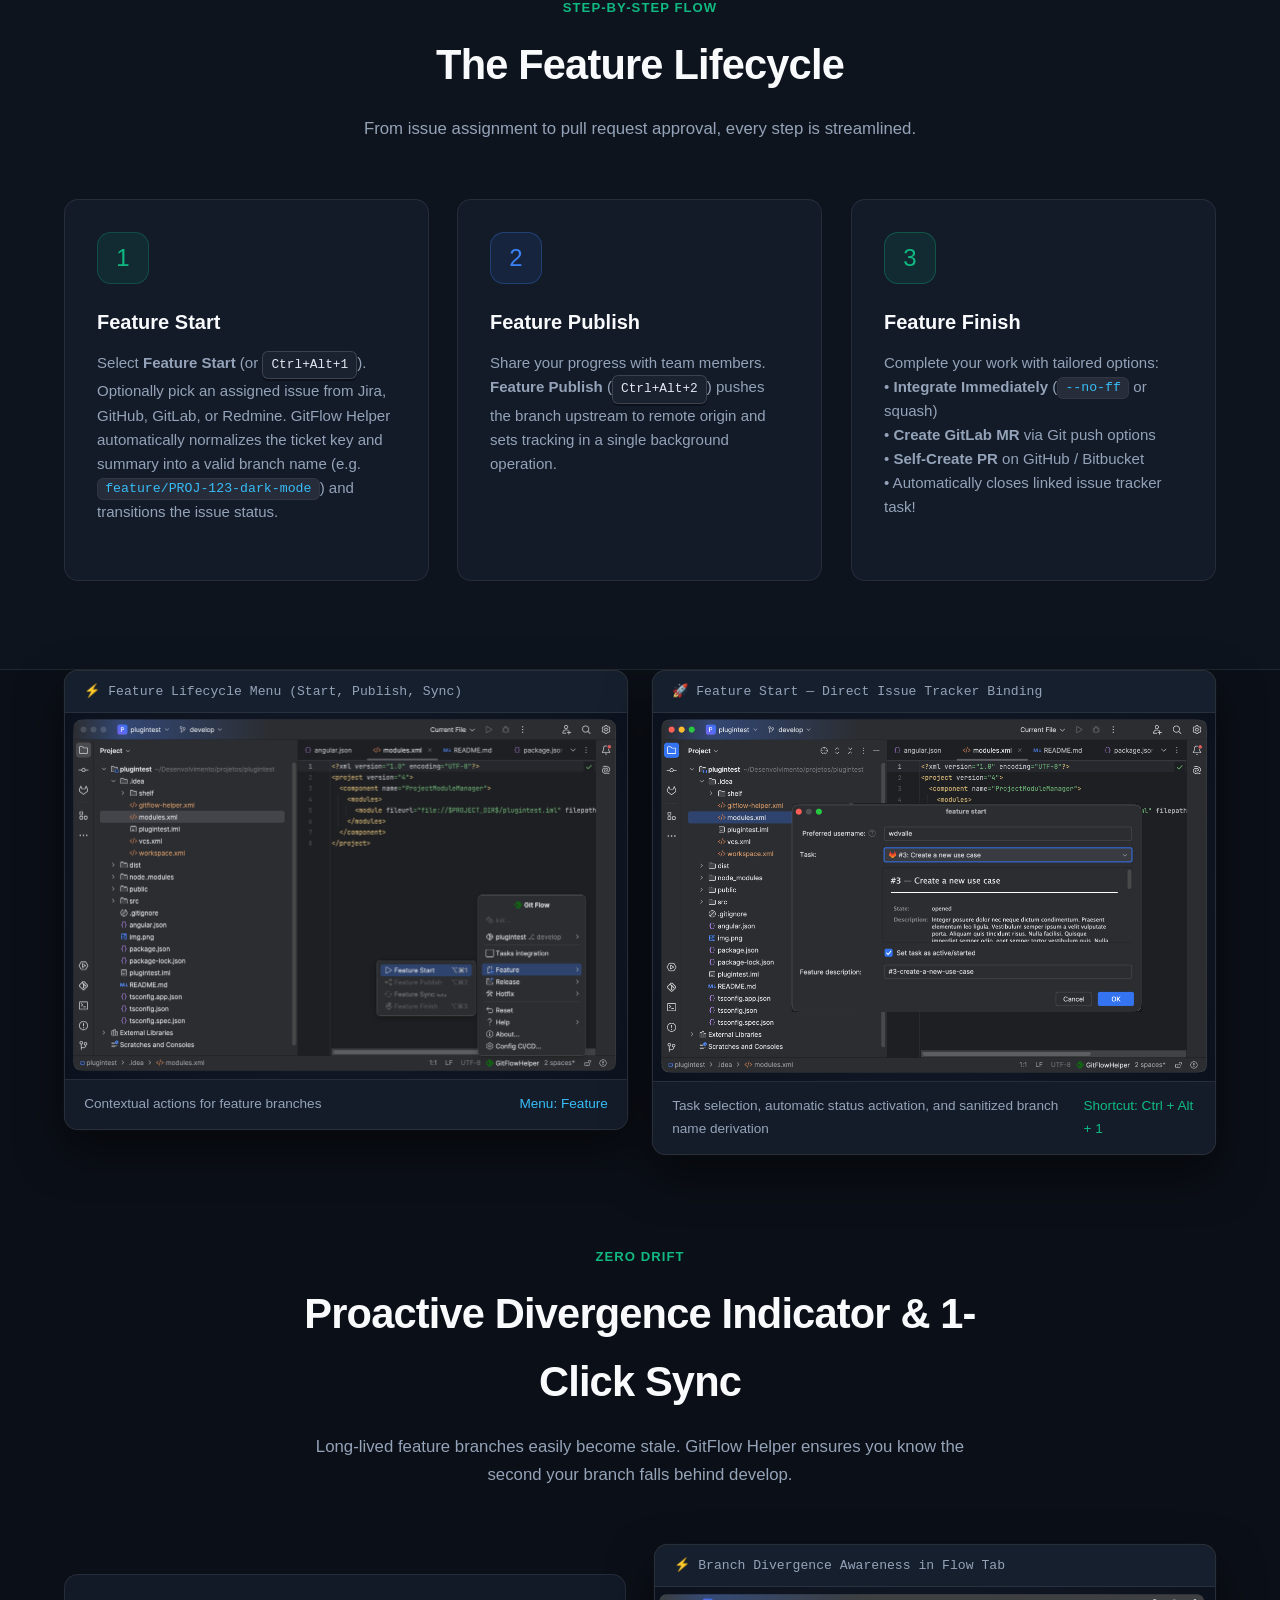
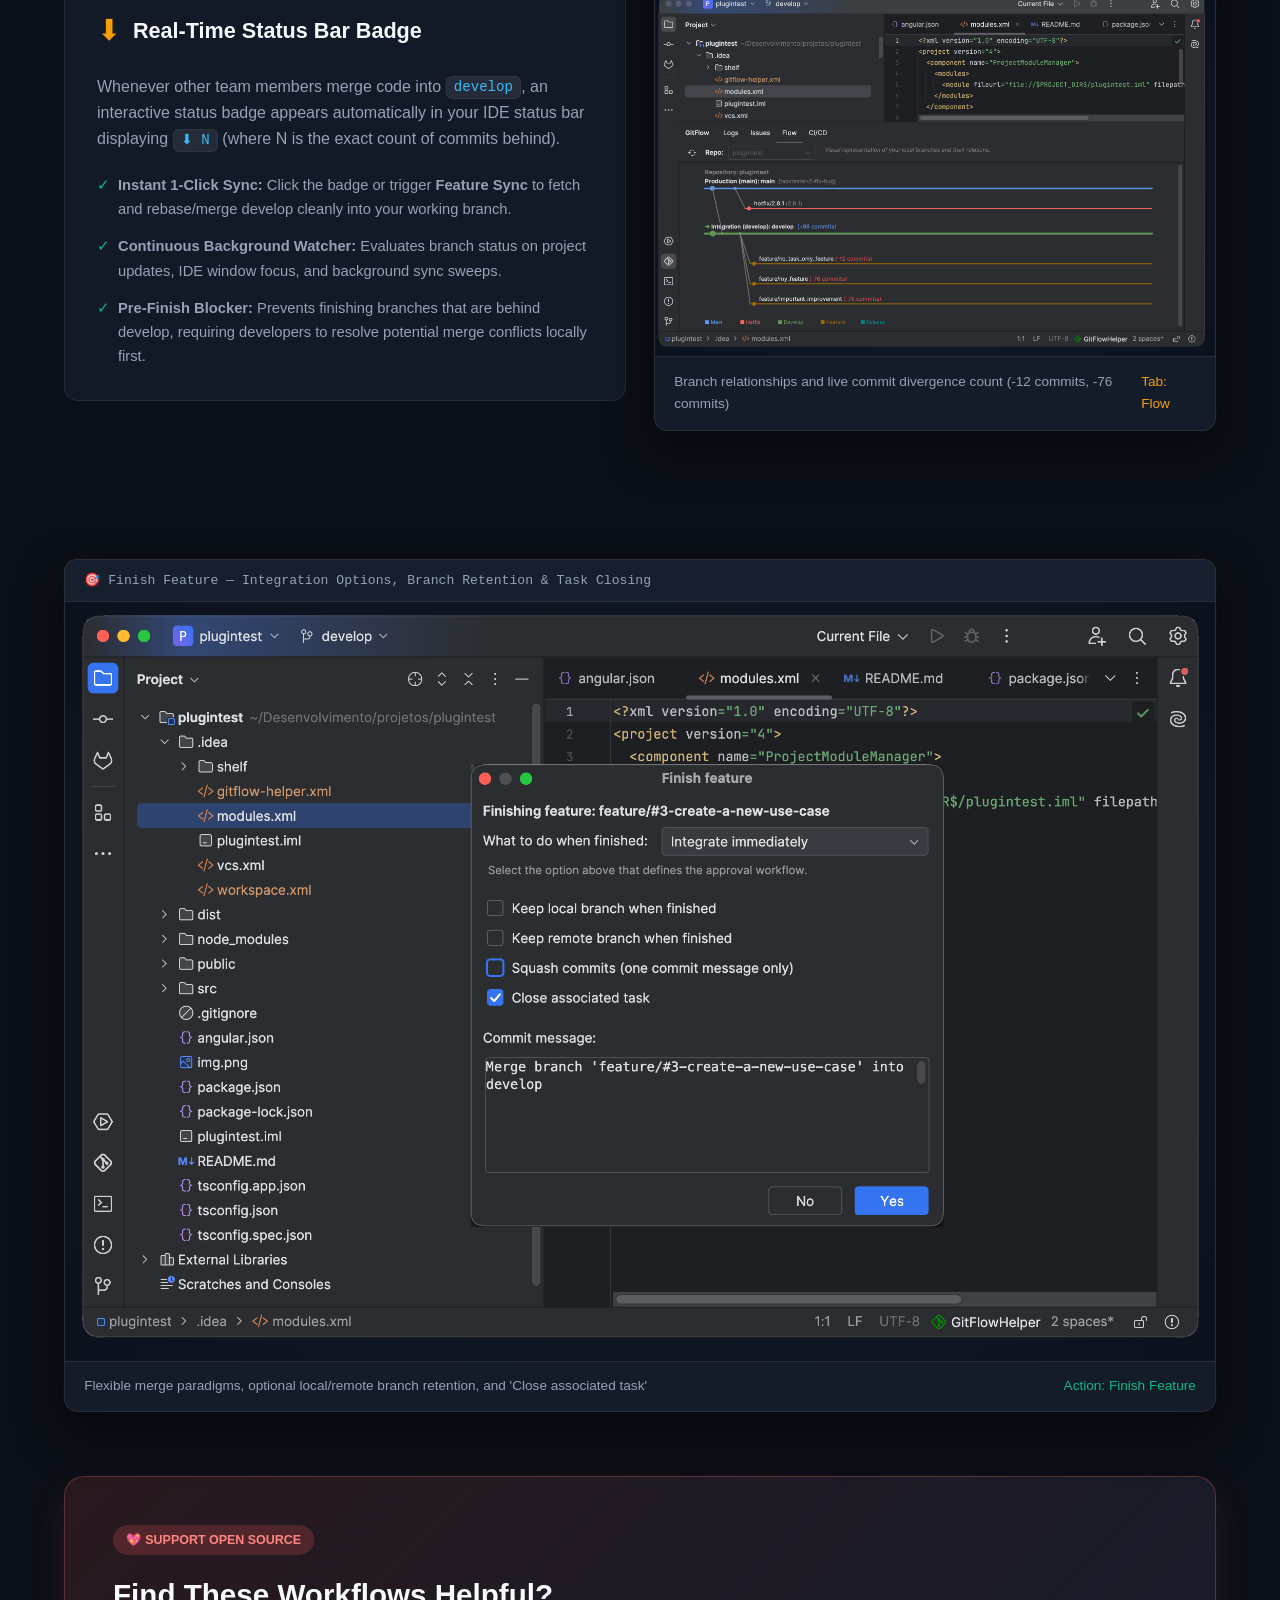
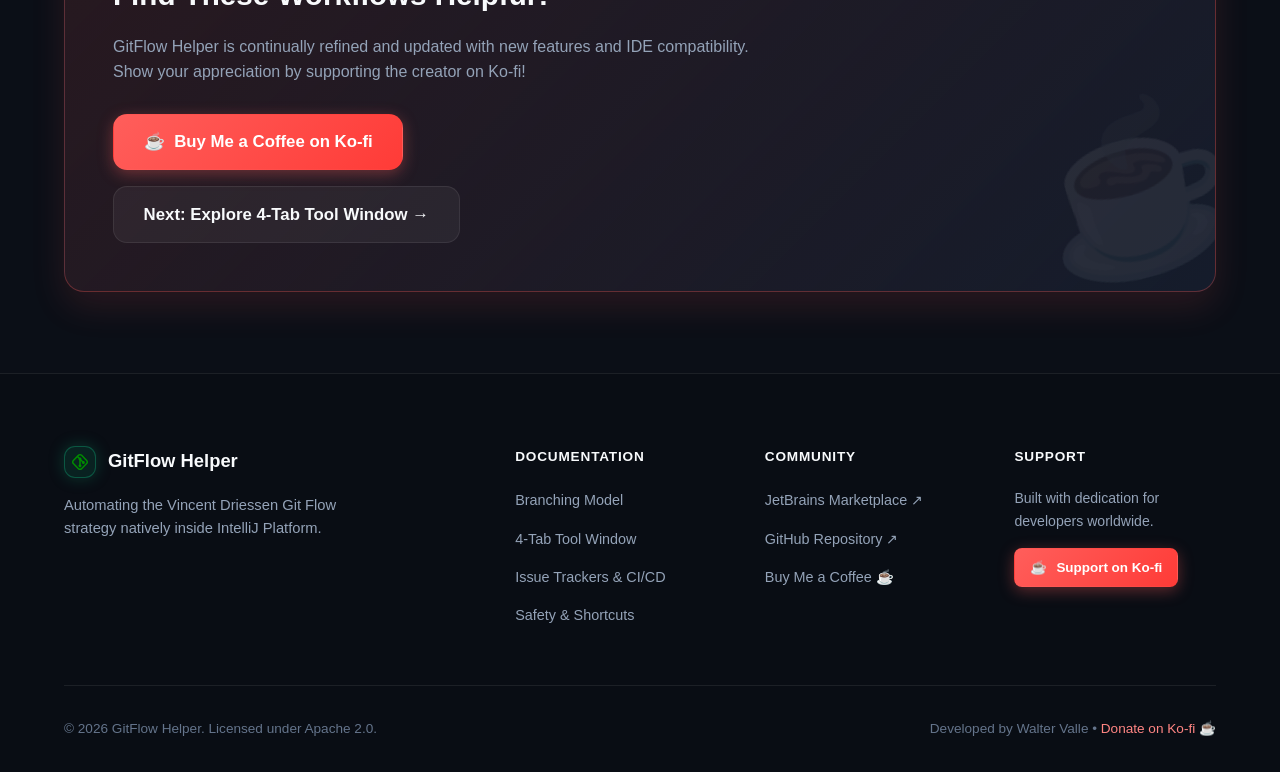
<file: docs/workflow.html>
<!DOCTYPE html>
<html lang="en">
<head>
  <meta charset="UTF-8">
  <meta name="viewport" content="width=device-width, initial-scale=1.0">
  <title>Branching Model & Workflows — GitFlow Helper</title>
  <meta name="description" content="Master the Vincent Driessen Git Flow branching model natively in IntelliJ IDEA. Complete guide to Features, Releases, Hotfixes, 1-Click Sync, and approval workflows.">
  <link rel="icon" type="image/svg+xml" href="assets/images/logo.svg">
  <link rel="stylesheet" href="assets/css/style.css">
</head>
<body>
  <div class="ambient-glow"></div>

  <!-- Header -->
  <header class="site-header">
    <div class="container nav-container">
      <a href="index.html" class="nav-brand" aria-label="GitFlow Helper" title="GitFlow Helper">
        <div class="brand-logo-wrap">
          <img src="assets/images/logo.svg" alt="GitFlow Helper Logo" class="brand-logo">
        </div>
      </a>

      <ul class="nav-desktop-links">
        <li><a href="index.html" class="nav-link">Overview</a></li>
        <li><a href="workflow.html" class="nav-link active">Branching & Workflows</a></li>
        <li><a href="toolwindow.html" class="nav-link">4-Tab Tool Window</a></li>
        <li><a href="integrations.html" class="nav-link">Integrations & CI/CD</a></li>
        <li><a href="safety-shortcuts.html" class="nav-link">Safety & Shortcuts</a></li>
      </ul>

      <div class="nav-actions">
        <a href="https://ko-fi.com/waltervalle" target="_blank" rel="noopener noreferrer" class="btn btn-kofi btn-sm">
          <span>☕</span>
          <span>Buy Me a Coffee</span>
        </a>
        <a href="https://plugins.jetbrains.com/plugin/30207-git-flow-helper" target="_blank" rel="noopener noreferrer" class="btn btn-primary btn-sm">
          <span>Get Plugin</span>
        </a>
        <button class="hamburger-btn" aria-label="Toggle navigation menu" aria-expanded="false">
          <span class="line"></span>
          <span class="line"></span>
          <span class="line"></span>
        </button>
      </div>
    </div>
  </header>

  <!-- Hamburger Drawer Navigation -->
  <div class="drawer-overlay"></div>
  <aside class="nav-drawer" aria-label="Mobile Navigation">
    <div>
      <div style="display: flex; align-items: center; gap: 0.75rem; margin-bottom: 2rem;">
        <div class="brand-logo-wrap" style="width: 32px; height: 32px;">
          <img src="assets/images/logo.svg" alt="Logo" style="width: 18px; height: 18px;">
        </div>
        <div>
          <div style="font-weight: 700; font-size: 1.05rem;">GitFlow Helper</div>
          <div style="font-size: 0.75rem; color: var(--primary);">Navigation Menu</div>
        </div>
      </div>

      <div class="drawer-section-title">Documentation & Features</div>
      <ul class="drawer-links">
        <li><a href="index.html" class="drawer-link"><span>🏠 Home Overview</span></a></li>
        <li><a href="workflow.html" class="drawer-link active"><span>🌿 Branching & Workflows</span><span class="drawer-link-tag">Active</span></a></li>
        <li><a href="toolwindow.html" class="drawer-link"><span>🪟 4-Tab Tool Window</span></a></li>
        <li><a href="integrations.html" class="drawer-link"><span>🔗 Issue Trackers & CI/CD</span></a></li>
        <li><a href="safety-shortcuts.html" class="drawer-link"><span>🛡️ Safety & Key Shortcuts</span></a></li>
      </ul>

      <div class="drawer-section-title" style="margin-top: 2rem;">Community & Links</div>
      <ul class="drawer-links">
        <li><a href="https://plugins.jetbrains.com/plugin/30207-git-flow-helper" target="_blank" rel="noopener noreferrer" class="drawer-link"><span>🛒 JetBrains Marketplace</span><span>↗</span></a></li>
        <li><a href="https://github.com/wdvalle/gitflow-helper" target="_blank" rel="noopener noreferrer" class="drawer-link"><span>🐙 GitHub Repository</span><span>↗</span></a></li>
      </ul>
    </div>

    <div class="drawer-footer">
      <a href="https://ko-fi.com/waltervalle" target="_blank" rel="noopener noreferrer" class="btn btn-kofi" style="width: 100%;">
        <span>☕</span>
        <span>Support on Ko-fi</span>
      </a>
    </div>
  </aside>

  <!-- Page Header -->
  <section class="hero" style="padding-bottom: 2rem;">
    <div class="container">
      <span class="badge badge-primary badge-glow reveal" style="margin-bottom: 1.5rem;">Core Branching Model</span>
      <h1 class="hero-title reveal delay-1">
        Branching Model & <span class="gradient-text">Workflows</span>
      </h1>
      <p class="hero-subtitle reveal delay-2">
        A clean, battle-tested implementation of Vincent Driessen's Git Flow model. Create, publish, synchronize, and finish branches without touching the terminal.
      </p>
    </div>
  </section>

  <!-- Section: Branch Taxonomy -->
  <section class="section">
    <div class="container">
      <div class="section-header reveal">
        <span class="section-tag">Architecture</span>
        <h2 class="section-title">The Five Core Branch Types</h2>
        <p class="section-desc">
          GitFlow Helper establishes strict separation of concerns between production stability and rapid feature development.
        </p>
      </div>

      <div class="grid-2">
        <!-- Main Branch -->
        <div class="feature-card reveal-left">
          <div style="display: flex; align-items: center; justify-content: space-between; margin-bottom: 1rem;">
            <span class="badge" style="background: rgba(59, 130, 246, 0.15); color: #93c5fd; border: 1px solid rgba(59, 130, 246, 0.3);">Production</span>
            <span class="kbd">main / master</span>
          </div>
          <h3 class="card-title" style="color: #93c5fd;">Main Branch</h3>
          <p class="card-desc">
            Represents official production releases. Every commit to <code>main</code> is tagged with a release version (e.g. <code>v2.10.0</code>). Developers never commit directly to main; code only arrives via completed releases or urgent hotfixes.
          </p>
          <div style="font-size: 0.85rem; color: var(--text-muted); font-family: var(--font-mono);">
            Direct commits protected: Yes 🛡️
          </div>
        </div>

        <!-- Develop Branch -->
        <div class="feature-card reveal-right">
          <div style="display: flex; align-items: center; justify-content: space-between; margin-bottom: 1rem;">
            <span class="badge" style="background: rgba(16, 185, 129, 0.15); color: #6ee7b7; border: 1px solid rgba(16, 185, 129, 0.3);">Integration</span>
            <span class="kbd">develop</span>
          </div>
          <h3 class="card-title" style="color: #6ee7b7;">Develop Branch</h3>
          <p class="card-desc">
            The central integration trunk for continuous development. Contains the latest tested features awaiting the next release cycle. All new features branch off <code>develop</code> and merge back into <code>develop</code>.
          </p>
          <div style="font-size: 0.85rem; color: var(--text-muted); font-family: var(--font-mono);">
            Direct commits protected: Yes 🛡️
          </div>
        </div>

        <!-- Feature Branches -->
        <div class="feature-card reveal-left delay-1">
          <div style="display: flex; align-items: center; justify-content: space-between; margin-bottom: 1rem;">
            <span class="badge" style="background: rgba(245, 158, 11, 0.15); color: #fcd34d; border: 1px solid rgba(245, 158, 11, 0.3);">Daily Work</span>
            <span class="kbd">feature/*</span>
          </div>
          <h3 class="card-title" style="color: #fcd34d;">Feature Branches</h3>
          <p class="card-desc">
            Isolated spaces where developers implement new user stories or enhancements. Branched off <code>develop</code>. GitFlow Helper can bind them directly to Jira, GitHub, GitLab, or Redmine tasks.
          </p>
          <div style="font-size: 0.85rem; color: var(--text-muted); font-family: var(--font-mono);">
            Finish target: develop (Merge / Squash / MR)
          </div>
        </div>

        <!-- Release & Hotfix Branches -->
        <div class="feature-card reveal-right delay-1">
          <div style="display: flex; align-items: center; justify-content: space-between; margin-bottom: 1rem;">
            <span class="badge" style="background: rgba(6, 182, 212, 0.15); color: #67e8f9; border: 1px solid rgba(6, 182, 212, 0.3);">Stabilization</span>
            <span class="kbd">release/* & hotfix/*</span>
          </div>
          <h3 class="card-title" style="color: #67e8f9;">Release & Hotfix Branches</h3>
          <p class="card-desc">
            <strong>Releases:</strong> Forked from <code>develop</code> for final polish, QA bugfixes, and version bumping. Merges into both <code>main</code> and <code>develop</code>.<br>
            <strong>Hotfixes:</strong> Forked straight from <code>main</code> for production emergencies. Also merges to both branches with patch tag.
          </p>
          <div style="font-size: 0.85rem; color: var(--text-muted); font-family: var(--font-mono);">
            Finish target: main + develop + Auto-tag
          </div>
        </div>
      </div>
    </div>
  </section>

  <!-- Live Diagram: Vincent Driessen Git Flow Model -->
  <section class="container reveal">
    <div class="screenshot-frame">
      <div class="screenshot-header">
        <div class="screenshot-title">
          <span>📐</span>
          <span>Vincent Driessen Git Flow Branching Architecture</span>
        </div>
      </div>

      <div class="screenshot-body">
        <img src="assets/images/screens/gitflow.png" alt="Vincent Driessen Official Git Flow Branching Model" class="screenshot-img">
      </div>

      <div class="screenshot-caption">
        <span>Canonical model: main (production), develop (integration), and temporary supporting branches</span>
        <span style="color: var(--primary);">Branching Model</span>
      </div>
    </div>
  </section>

  <!-- Live Screenshot 1: Initialization Dialog -->
  <section class="container reveal">
    <div class="screenshot-frame">
      <div class="screenshot-header">
        <div class="screenshot-title">
          <span>⚙️</span>
          <span>Git Flow Init — Branch Naming Convention Setup</span>
        </div>
      </div>

      <div class="screenshot-body">
        <img src="assets/images/screens/02-init.png" alt="GitFlow Helper Initialization Dialog" class="screenshot-img">
      </div>

      <div class="screenshot-caption">
        <span>1-Click Initialization: Configure main, develop, branch prefixes (feature/, release/, hotfix/), and version tag prefix</span>
        <span style="color: var(--primary);">Action: Git Flow Init</span>
      </div>
    </div>
  </section>

  <!-- Deep Dive: Feature Lifecycle -->
  <section class="section section-alt">
    <div class="container">
      <div class="section-header reveal">
        <span class="section-tag">Step-by-Step Flow</span>
        <h2 class="section-title">The Feature Lifecycle</h2>
        <p class="section-desc">
          From issue assignment to pull request approval, every step is streamlined.
        </p>
      </div>

      <div class="grid-3">
        <div class="feature-card reveal delay-1">
          <div class="card-icon-wrap">1</div>
          <h3 class="card-title">Feature Start</h3>
          <p class="card-desc">
            Select <strong>Feature Start</strong> (or <span class="kbd">Ctrl+Alt+1</span>). Optionally pick an assigned issue from Jira, GitHub, GitLab, or Redmine. GitFlow Helper automatically normalizes the ticket key and summary into a valid branch name (e.g. <code>feature/PROJ-123-dark-mode</code>) and transitions the issue status.
          </p>
        </div>

        <div class="feature-card reveal delay-2">
          <div class="card-icon-wrap" style="color: var(--accent-blue); border-color: rgba(59, 130, 246, 0.3); background: rgba(59, 130, 246, 0.1);">2</div>
          <h3 class="card-title">Feature Publish</h3>
          <p class="card-desc">
            Share your progress with team members. <strong>Feature Publish</strong> (<span class="kbd">Ctrl+Alt+2</span>) pushes the branch upstream to remote origin and sets tracking in a single background operation.
          </p>
        </div>

        <div class="feature-card reveal delay-3">
          <div class="card-icon-wrap" style="color: var(--primary); border-color: rgba(16, 185, 129, 0.3); background: rgba(16, 185, 129, 0.1);">3</div>
          <h3 class="card-title">Feature Finish</h3>
          <p class="card-desc">
            Complete your work with tailored options:
            <br>• <strong>Integrate Immediately</strong> (<code>--no-ff</code> or squash)
            <br>• <strong>Create GitLab MR</strong> via Git push options
            <br>• <strong>Self-Create PR</strong> on GitHub / Bitbucket
            <br>• Automatically closes linked issue tracker task!
          </p>
        </div>
      </div>
    </div>
  </section>

  <!-- Live Screenshots: Feature Creation & Actions -->
  <section class="container reveal">
    <div class="grid-2" style="gap: 1.5rem; align-items: start;">
      <!-- Feature Actions Menu -->
      <div class="screenshot-frame" style="margin: 0;">
        <div class="screenshot-header">
          <div class="screenshot-title">
            <span>⚡</span>
            <span>Feature Lifecycle Menu (Start, Publish, Sync)</span>
          </div>
        </div>
        <div class="screenshot-body">
          <img src="assets/images/screens/05-new-feature.png" alt="Feature Lifecycle Menu in IntelliJ" class="screenshot-img">
        </div>
        <div class="screenshot-caption">
          <span>Contextual actions for feature branches</span>
          <span style="color: var(--text-highlight);">Menu: Feature</span>
        </div>
      </div>

      <!-- Feature Start Dialog with Task Binding -->
      <div class="screenshot-frame" style="margin: 0;">
        <div class="screenshot-header">
          <div class="screenshot-title">
            <span>🚀</span>
            <span>Feature Start — Direct Issue Tracker Binding</span>
          </div>
        </div>
        <div class="screenshot-body">
          <img src="assets/images/screens/06-new-feature-2.png" alt="Feature Start Dialog with Issue Selection" class="screenshot-img">
        </div>
        <div class="screenshot-caption">
          <span>Task selection, automatic status activation, and sanitized branch name derivation</span>
          <span style="color: var(--primary);">Shortcut: Ctrl + Alt + 1</span>
        </div>
      </div>
    </div>
  </section>

  <!-- Proactive Divergence Indicator & 1-Click Sync -->
  <section id="divergence-sync" class="section">
    <div class="container">
      <div class="section-header reveal">
        <span class="section-tag">Zero Drift</span>
        <h2 class="section-title">Proactive Divergence Indicator & 1-Click Sync</h2>
        <p class="section-desc">
          Long-lived feature branches easily become stale. GitFlow Helper ensures you know the second your branch falls behind develop.
        </p>
      </div>

      <div class="grid-2" style="align-items: center;">
        <div class="reveal-left">
          <div style="background: var(--bg-card); border: 1px solid var(--border-color); border-radius: var(--radius-md); padding: 2rem;">
            <div style="display: flex; align-items: center; gap: 0.75rem; margin-bottom: 1.2rem;">
              <span style="font-size: 1.8rem; color: var(--accent-amber);">⬇</span>
              <h3 style="font-size: 1.35rem; font-weight: 700;">Real-Time Status Bar Badge</h3>
            </div>
            <p style="color: var(--text-secondary); margin-bottom: 1.25rem;">
              Whenever other team members merge code into <code>develop</code>, an interactive status badge appears automatically in your IDE status bar displaying <code>⬇ N</code> (where N is the exact count of commits behind).
            </p>
            <ul style="list-style: none; display: flex; flex-direction: column; gap: 0.8rem; color: var(--text-secondary); font-size: 0.92rem;">
              <li style="display: flex; gap: 0.5rem;">
                <span style="color: var(--primary);">✓</span>
                <span><strong>Instant 1-Click Sync:</strong> Click the badge or trigger <strong>Feature Sync</strong> to fetch and rebase/merge develop cleanly into your working branch.</span>
              </li>
              <li style="display: flex; gap: 0.5rem;">
                <span style="color: var(--primary);">✓</span>
                <span><strong>Continuous Background Watcher:</strong> Evaluates branch status on project updates, IDE window focus, and background sync sweeps.</span>
              </li>
              <li style="display: flex; gap: 0.5rem;">
                <span style="color: var(--primary);">✓</span>
                <span><strong>Pre-Finish Blocker:</strong> Prevents finishing branches that are behind develop, requiring developers to resolve potential merge conflicts locally first.</span>
              </li>
            </ul>
          </div>
        </div>

        <!-- Live Screenshot 3: Divergence Sync & Flow View -->
        <div class="reveal-right">
          <div class="screenshot-frame" style="margin: 0;">
            <div class="screenshot-header">
              <div class="screenshot-title">
                <span>⚡</span>
                <span>Branch Divergence Awareness in Flow Tab</span>
              </div>
            </div>

            <div class="screenshot-body">
              <img src="assets/images/screens/13-branches-derivation.png" alt="Real-Time Commit Divergence in Flow Tab" class="screenshot-img">
            </div>

            <div class="screenshot-caption">
              <span>Branch relationships and live commit divergence count (-12 commits, -76 commits)</span>
              <span style="color: var(--accent-amber);">Tab: Flow</span>
            </div>
          </div>
        </div>
      </div>
    </div>
  </section>

  <!-- Live Screenshot 4: Finish Feature Dialog -->
  <section class="container reveal">
    <div class="screenshot-frame">
      <div class="screenshot-header">
        <div class="screenshot-title">
          <span>🎯</span>
          <span>Finish Feature — Integration Options, Branch Retention & Task Closing</span>
        </div>
      </div>

      <div class="screenshot-body">
        <img src="assets/images/screens/07-feature-finish.png" alt="Finish Feature Dialog with merge options, branch retention and task completion" class="screenshot-img">
      </div>

      <div class="screenshot-caption">
        <span>Flexible merge paradigms, optional local/remote branch retention, and 'Close associated task'</span>
        <span style="color: var(--primary);">Action: Finish Feature</span>
      </div>
    </div>
  </section>

  <!-- Support Banner -->
  <section class="container reveal">
    <div class="donation-banner">
      <div class="donation-content">
        <div class="donation-badge">💖 Support Open Source</div>
        <h2 class="donation-title">Find These Workflows Helpful?</h2>
        <p class="donation-desc">
          GitFlow Helper is continually refined and updated with new features and IDE compatibility. Show your appreciation by supporting the creator on Ko-fi!
        </p>
        <div class="donation-actions">
          <a href="https://ko-fi.com/waltervalle" target="_blank" rel="noopener noreferrer" class="btn btn-kofi btn-lg">
            <span>☕</span>
            <span>Buy Me a Coffee on Ko-fi</span>
          </a>
          <a href="toolwindow.html" class="btn btn-secondary btn-lg">
            Next: Explore 4-Tab Tool Window →
          </a>
        </div>
      </div>
    </div>
  </section>

  <!-- Footer -->
  <footer class="site-footer">
    <div class="container">
      <div class="footer-grid">
        <div class="footer-brand">
          <div style="display: flex; align-items: center; gap: 0.75rem;">
            <div class="brand-logo-wrap" style="width: 32px; height: 32px;">
              <img src="assets/images/logo.svg" alt="GitFlow Logo" style="width: 18px; height: 18px;">
            </div>
            <span style="font-weight: 700; font-size: 1.15rem;">GitFlow Helper</span>
          </div>
          <p class="footer-desc">
            Automating the Vincent Driessen Git Flow strategy natively inside IntelliJ Platform.
          </p>
        </div>

        <div>
          <h4 class="footer-heading">Documentation</h4>
          <ul class="footer-links">
            <li><a href="workflow.html" class="footer-link">Branching Model</a></li>
            <li><a href="toolwindow.html" class="footer-link">4-Tab Tool Window</a></li>
            <li><a href="integrations.html" class="footer-link">Issue Trackers & CI/CD</a></li>
            <li><a href="safety-shortcuts.html" class="footer-link">Safety & Shortcuts</a></li>
          </ul>
        </div>

        <div>
          <h4 class="footer-heading">Community</h4>
          <ul class="footer-links">
            <li><a href="https://plugins.jetbrains.com/plugin/30207-git-flow-helper" target="_blank" rel="noopener noreferrer" class="footer-link">JetBrains Marketplace ↗</a></li>
            <li><a href="https://github.com/wdvalle/gitflow-helper" target="_blank" rel="noopener noreferrer" class="footer-link">GitHub Repository ↗</a></li>
            <li><a href="https://ko-fi.com/waltervalle" target="_blank" rel="noopener noreferrer" class="footer-link">Buy Me a Coffee ☕</a></li>
          </ul>
        </div>

        <div>
          <h4 class="footer-heading">Support</h4>
          <p style="font-size: 0.88rem; color: var(--text-secondary); line-height: 1.6; margin-bottom: 1rem;">
            Built with dedication for developers worldwide.
          </p>
          <a href="https://ko-fi.com/waltervalle" target="_blank" rel="noopener noreferrer" class="btn btn-kofi btn-sm">
            <span>☕</span>
            <span>Support on Ko-fi</span>
          </a>
        </div>
      </div>

      <div class="footer-bottom">
        <div>© 2026 GitFlow Helper. Licensed under Apache 2.0.</div>
        <div>Developed by Walter Valle • <a href="https://ko-fi.com/waltervalle" target="_blank" rel="noopener noreferrer" style="color: #ff8583;">Donate on Ko-fi ☕</a></div>
      </div>
    </div>
  </footer>

  <script src="assets/js/main.js"></script>
</body>
</html>
</file>
<file: docs/assets/css/style.css>
/* ==========================================================================
   GitFlow Helper - Modern Promotion & Documentation Theme
   ========================================================================== */

:root {
  --bg-primary: #0b0f17;
  --bg-secondary: #121824;
  --bg-card: rgba(22, 30, 46, 0.75);
  --bg-card-hover: rgba(30, 41, 62, 0.9);
  --bg-input: #1a2332;
  
  --border-color: rgba(255, 255, 255, 0.08);
  --border-color-hover: rgba(16, 185, 129, 0.35);
  --border-glow: rgba(16, 185, 129, 0.15);

  --text-primary: #f8fafc;
  --text-secondary: #94a3b8;
  --text-muted: #64748b;
  --text-highlight: #38bdf8;

  --primary: #10b981;
  --primary-hover: #059669;
  --primary-light: rgba(16, 185, 129, 0.12);
  --primary-glow: rgba(16, 185, 129, 0.4);

  --accent-kofi: #ff5e5b;
  --accent-kofi-hover: #e04b48;
  --accent-blue: #3b82f6;
  --accent-purple: #8b5cf6;
  --accent-amber: #f59e0b;
  --accent-cyan: #06b6d4;
  --accent-rose: #f43f5e;

  /* GitFlow Branching Colors */
  --branch-main: #3b82f6;
  --branch-develop: #10b981;
  --branch-feature: #f59e0b;
  --branch-release: #06b6d4;
  --branch-hotfix: #ef4444;

  --font-sans: -apple-system, BlinkMacSystemFont, "Segoe UI", Roboto, "Inter", "Helvetica Neue", Arial, sans-serif;
  --font-mono: ui-monospace, SFMono-Regular, "JetBrains Mono", Menlo, Consolas, monospace;

  --shadow-sm: 0 2px 8px rgba(0, 0, 0, 0.25);
  --shadow-md: 0 8px 24px rgba(0, 0, 0, 0.35);
  --shadow-lg: 0 16px 40px rgba(0, 0, 0, 0.45);
  --shadow-glow: 0 0 35px var(--border-glow);

  --radius-sm: 8px;
  --radius-md: 14px;
  --radius-lg: 20px;
  --radius-full: 9999px;

  --transition-fast: 0.2s cubic-bezier(0.16, 1, 0.3, 1);
  --transition-normal: 0.35s cubic-bezier(0.16, 1, 0.3, 1);
  --transition-slow: 0.7s cubic-bezier(0.16, 1, 0.3, 1);
}

/* Base Styles */
* {
  box-sizing: border-box;
  margin: 0;
  padding: 0;
}

html {
  scroll-behavior: smooth;
  font-size: 16px;
  color-scheme: dark;
}

body {
  font-family: var(--font-sans);
  background-color: var(--bg-primary);
  color: var(--text-primary);
  line-height: 1.65;
  overflow-x: hidden;
  background-image: 
    radial-gradient(circle at 15% 15%, rgba(16, 185, 129, 0.08) 0%, transparent 40%),
    radial-gradient(circle at 85% 30%, rgba(59, 130, 246, 0.08) 0%, transparent 45%),
    radial-gradient(circle at 50% 80%, rgba(139, 92, 246, 0.06) 0%, transparent 50%);
  background-attachment: fixed;
  min-height: 100vh;
}

a {
  color: inherit;
  text-decoration: none;
  transition: color var(--transition-fast);
}

img, svg {
  vertical-align: middle;
}

code {
  font-family: var(--font-mono);
  background: rgba(255, 255, 255, 0.08);
  padding: 0.15rem 0.45rem;
  border-radius: 6px;
  font-size: 0.88em;
  color: #38bdf8;
  border: 1px solid rgba(255, 255, 255, 0.05);
}

.container {
  max-width: 1200px;
  margin: 0 auto;
  padding: 0 1.5rem;
}

/* Ambient Floating Background Light */
.ambient-glow {
  position: absolute;
  top: 0;
  left: 50%;
  transform: translateX(-50%);
  width: 100vw;
  max-width: 1200px;
  height: 500px;
  background: radial-gradient(ellipse at 50% -20%, rgba(16, 185, 129, 0.22), transparent 70%);
  pointer-events: none;
  z-index: 0;
}

/* ==========================================================================
   Header & Navigation
   ========================================================================== */
.site-header {
  position: sticky;
  top: 0;
  z-index: 100;
  background: rgba(11, 15, 23, 0.75);
  backdrop-filter: blur(16px);
  -webkit-backdrop-filter: blur(16px);
  border-bottom: 1px solid var(--border-color);
  transition: all var(--transition-normal);
}

.site-header.scrolled {
  background: rgba(11, 15, 23, 0.92);
  border-bottom-color: rgba(255, 255, 255, 0.12);
  box-shadow: 0 4px 20px rgba(0, 0, 0, 0.4);
}

.nav-container {
  display: flex;
  align-items: center;
  justify-content: space-between;
  height: 72px;
  gap: 1.5rem;
}

.nav-brand {
  display: flex;
  align-items: center;
  gap: 0.85rem;
  font-weight: 700;
  font-size: 1.2rem;
  letter-spacing: -0.02em;
}

.brand-logo-wrap {
  width: 40px;
  height: 40px;
  display: flex;
  align-items: center;
  justify-content: center;
  background: rgba(16, 185, 129, 0.12);
  border: 1px solid rgba(16, 185, 129, 0.35);
  border-radius: 11px;
  box-shadow: 0 0 16px rgba(16, 185, 129, 0.25);
  transition: transform var(--transition-fast), box-shadow var(--transition-fast);
}

.brand-logo {
  width: 24px;
  height: 24px;
}

.nav-brand:hover .brand-logo-wrap {
  transform: rotate(6deg) scale(1.08);
  box-shadow: 0 0 25px rgba(16, 185, 129, 0.4);
}

.brand-logo {
  width: 22px;
  height: 22px;
}

.brand-text {
  display: flex;
  flex-direction: column;
}

.brand-title {
  color: var(--text-primary);
  line-height: 1.2;
}

.brand-badge {
  font-size: 0.68rem;
  font-weight: 600;
  color: var(--primary);
  text-transform: uppercase;
  letter-spacing: 0.06em;
}

.nav-desktop-links {
  display: flex;
  align-items: center;
  gap: 1.8rem;
  list-style: none;
}

.nav-link {
  font-size: 0.93rem;
  font-weight: 500;
  color: var(--text-secondary);
  padding: 0.4rem 0.2rem;
  position: relative;
  transition: color var(--transition-fast);
}

.nav-link:hover, .nav-link.active {
  color: var(--text-primary);
}

.nav-link.active::after {
  content: '';
  position: absolute;
  bottom: 0;
  left: 0;
  right: 0;
  height: 2px;
  background: var(--primary);
  border-radius: 2px;
  box-shadow: 0 0 8px var(--primary);
}

.nav-actions {
  display: flex;
  align-items: center;
  gap: 0.85rem;
}

/* Hamburger Button */
.hamburger-btn {
  display: flex;
  flex-direction: column;
  justify-content: center;
  align-items: center;
  width: 44px;
  height: 44px;
  background: rgba(255, 255, 255, 0.05);
  border: 1px solid var(--border-color);
  border-radius: 10px;
  cursor: pointer;
  padding: 0;
  gap: 5px;
  transition: all var(--transition-fast);
  z-index: 120;
}

.hamburger-btn:hover {
  background: rgba(255, 255, 255, 0.1);
  border-color: rgba(255, 255, 255, 0.2);
}

.hamburger-btn .line {
  width: 20px;
  height: 2px;
  background-color: var(--text-primary);
  border-radius: 2px;
  transition: transform 0.3s ease, opacity 0.3s ease;
}

.hamburger-btn.active .line:nth-child(1) {
  transform: translateY(7px) rotate(45deg);
}

.hamburger-btn.active .line:nth-child(2) {
  opacity: 0;
}

.hamburger-btn.active .line:nth-child(3) {
  transform: translateY(-7px) rotate(-45deg);
}

/* Mobile & Fullscreen Hamburger Drawer Menu */
.nav-drawer {
  position: fixed;
  top: 0;
  right: -380px;
  width: 360px;
  max-width: 85vw;
  height: 100vh;
  background: #111723;
  border-left: 1px solid var(--border-color);
  box-shadow: -15px 0 45px rgba(0, 0, 0, 0.7);
  z-index: 110;
  padding: 5.5rem 2rem 2.5rem 2rem;
  display: flex;
  flex-direction: column;
  justify-content: space-between;
  transition: right 0.4s cubic-bezier(0.16, 1, 0.3, 1);
  overflow-y: auto;
}

.nav-drawer.open {
  right: 0;
}

.drawer-overlay {
  position: fixed;
  inset: 0;
  background: rgba(0, 0, 0, 0.6);
  backdrop-filter: blur(4px);
  z-index: 105;
  opacity: 0;
  pointer-events: none;
  transition: opacity 0.3s ease;
}

.drawer-overlay.active {
  opacity: 1;
  pointer-events: auto;
}

.drawer-section-title {
  font-size: 0.75rem;
  text-transform: uppercase;
  letter-spacing: 0.08em;
  color: var(--text-muted);
  margin-bottom: 1rem;
  font-weight: 600;
}

.drawer-links {
  list-style: none;
  display: flex;
  flex-direction: column;
  gap: 0.6rem;
}

.drawer-link {
  display: flex;
  align-items: center;
  justify-content: space-between;
  padding: 0.85rem 1rem;
  border-radius: var(--radius-sm);
  background: rgba(255, 255, 255, 0.02);
  border: 1px solid transparent;
  color: var(--text-primary);
  font-weight: 500;
  font-size: 0.98rem;
  transition: all var(--transition-fast);
}

.drawer-link:hover, .drawer-link.active {
  background: rgba(16, 185, 129, 0.08);
  border-color: rgba(16, 185, 129, 0.25);
  color: var(--primary);
  transform: translateX(4px);
}

.drawer-link-tag {
  font-size: 0.7rem;
  padding: 0.15rem 0.5rem;
  border-radius: 9999px;
  background: rgba(16, 185, 129, 0.15);
  color: var(--primary);
  font-weight: 600;
}

.drawer-footer {
  margin-top: 2rem;
  padding-top: 1.5rem;
  border-top: 1px solid var(--border-color);
  display: flex;
  flex-direction: column;
  gap: 1rem;
}

/* ==========================================================================
   Buttons & Badges
   ========================================================================== */
.btn {
  display: inline-flex;
  align-items: center;
  justify-content: center;
  gap: 0.6rem;
  padding: 0.65rem 1.35rem;
  border-radius: var(--radius-md);
  font-weight: 600;
  font-size: 0.94rem;
  cursor: pointer;
  transition: all var(--transition-fast);
  border: 1px solid transparent;
  white-space: nowrap;
}

.btn-primary {
  background: linear-gradient(135deg, #10b981 0%, #059669 100%);
  color: #ffffff;
  box-shadow: 0 4px 15px rgba(16, 185, 129, 0.35);
}

.btn-primary:hover {
  background: linear-gradient(135deg, #059669 0%, #047857 100%);
  box-shadow: 0 6px 22px rgba(16, 185, 129, 0.5);
  transform: translateY(-2px);
}

.btn-secondary {
  background: rgba(255, 255, 255, 0.05);
  border-color: var(--border-color);
  color: var(--text-primary);
}

.btn-secondary:hover {
  background: rgba(255, 255, 255, 0.1);
  border-color: rgba(255, 255, 255, 0.2);
  transform: translateY(-2px);
}

.btn-kofi {
  background: linear-gradient(135deg, #ff5e5b 0%, #ff3b37 100%);
  color: #ffffff;
  box-shadow: 0 4px 15px rgba(255, 94, 91, 0.35);
  font-weight: 600;
}

.btn-kofi:hover {
  background: linear-gradient(135deg, #ff4340 0%, #e02f2b 100%);
  box-shadow: 0 6px 22px rgba(255, 94, 91, 0.55);
  transform: translateY(-2px);
}

.btn-sm {
  padding: 0.45rem 0.9rem;
  font-size: 0.84rem;
  border-radius: var(--radius-sm);
}

.btn-lg {
  padding: 0.85rem 1.85rem;
  font-size: 1.05rem;
  border-radius: var(--radius-md);
}

.badge {
  display: inline-flex;
  align-items: center;
  gap: 0.4rem;
  padding: 0.3rem 0.75rem;
  border-radius: 9999px;
  font-size: 0.78rem;
  font-weight: 600;
}

.badge-primary {
  background: rgba(16, 185, 129, 0.12);
  color: var(--primary);
  border: 1px solid rgba(16, 185, 129, 0.3);
}

.badge-glow {
  box-shadow: 0 0 12px rgba(16, 185, 129, 0.3);
}

/* ==========================================================================
   Hero Section with Motion
   ========================================================================== */
.hero {
  position: relative;
  padding: 5rem 0 4rem;
  text-align: center;
  overflow: hidden;
}

.hero-pill {
  display: inline-flex;
  align-items: center;
  gap: 0.5rem;
  background: rgba(255, 255, 255, 0.04);
  border: 1px solid var(--border-color);
  padding: 0.4rem 1rem;
  border-radius: 9999px;
  font-size: 0.85rem;
  color: var(--text-secondary);
  margin-bottom: 1.8rem;
  backdrop-filter: blur(8px);
  animation: floatSubtle 4s ease-in-out infinite;
}

.hero-pill .dot {
  width: 8px;
  height: 8px;
  border-radius: 50%;
  background: var(--primary);
  box-shadow: 0 0 8px var(--primary);
}

.hero-title {
  font-size: clamp(2.4rem, 5vw, 4rem);
  font-weight: 800;
  line-height: 1.15;
  letter-spacing: -0.03em;
  margin-bottom: 1.5rem;
  max-width: 900px;
  margin-left: auto;
  margin-right: auto;
}

.gradient-text {
  background: linear-gradient(135deg, #38bdf8 0%, #10b981 50%, #34d399 100%);
  -webkit-background-clip: text;
  -webkit-text-fill-color: transparent;
}

.hero-subtitle {
  font-size: clamp(1.05rem, 2vw, 1.25rem);
  color: var(--text-secondary);
  max-width: 720px;
  margin: 0 auto 2.5rem;
  font-weight: 400;
}

.hero-cta {
  display: flex;
  flex-wrap: wrap;
  align-items: center;
  justify-content: center;
  gap: 1rem;
  margin-bottom: 3rem;
}

.hero-meta {
  display: flex;
  flex-wrap: wrap;
  justify-content: center;
  align-items: center;
  gap: 2rem;
  font-size: 0.88rem;
  color: var(--text-muted);
}

.hero-meta-item {
  display: flex;
  align-items: center;
  gap: 0.45rem;
}

/* Branch Preview Rail Animation */
.branch-flow-strip {
  margin-top: 3.5rem;
  padding: 1.5rem;
  background: var(--bg-card);
  border: 1px solid var(--border-color);
  border-radius: var(--radius-lg);
  display: flex;
  flex-direction: column;
  gap: 1.2rem;
  backdrop-filter: blur(12px);
  box-shadow: var(--shadow-lg);
  position: relative;
  overflow: hidden;
}

.branch-flow-strip::before {
  content: '';
  position: absolute;
  top: 0;
  left: -50%;
  width: 50%;
  height: 2px;
  background: linear-gradient(90deg, transparent, var(--primary), transparent);
  animation: scanningLight 6s linear infinite;
}

.branch-strip-header {
  display: flex;
  align-items: center;
  justify-content: space-between;
  font-size: 0.82rem;
  color: var(--text-secondary);
  border-bottom: 1px solid var(--border-color);
  padding-bottom: 0.75rem;
}

.branch-strip-nodes {
  display: flex;
  align-items: center;
  justify-content: space-around;
  flex-wrap: wrap;
  gap: 1rem;
  padding: 0.5rem 0;
}

.branch-node {
  display: flex;
  align-items: center;
  gap: 0.6rem;
  padding: 0.45rem 0.9rem;
  border-radius: var(--radius-sm);
  background: rgba(255, 255, 255, 0.03);
  border: 1px solid var(--border-color);
  font-family: var(--font-mono);
  font-size: 0.82rem;
  font-weight: 500;
  transition: transform var(--transition-fast);
}

.branch-node:hover {
  transform: translateY(-2px);
}

.branch-node.main { border-color: rgba(59, 130, 246, 0.4); color: #93c5fd; }
.branch-node.develop { border-color: rgba(16, 185, 129, 0.4); color: #6ee7b7; }
.branch-node.feature { border-color: rgba(245, 158, 11, 0.4); color: #fcd34d; }
.branch-node.release { border-color: rgba(6, 182, 212, 0.4); color: #67e8f9; }
.branch-node.hotfix { border-color: rgba(239, 68, 68, 0.4); color: #fca5a5; }

.branch-dot {
  width: 10px;
  height: 10px;
  border-radius: 50%;
}
.branch-dot.main { background: var(--branch-main); box-shadow: 0 0 8px var(--branch-main); }
.branch-dot.develop { background: var(--branch-develop); box-shadow: 0 0 8px var(--branch-develop); }
.branch-dot.feature { background: var(--branch-feature); box-shadow: 0 0 8px var(--branch-feature); }
.branch-dot.release { background: var(--branch-release); box-shadow: 0 0 8px var(--branch-release); }
.branch-dot.hotfix { background: var(--branch-hotfix); box-shadow: 0 0 8px var(--branch-hotfix); }

/* ==========================================================================
   Screenshot Frame & Placeholder Components (Requested by User)
   ========================================================================== */
.screenshot-frame {
  margin: 2.5rem 0;
  background: #111722;
  border: 1px solid rgba(255, 255, 255, 0.1);
  border-radius: var(--radius-md);
  box-shadow: 0 20px 45px rgba(0, 0, 0, 0.5), 0 0 1px rgba(255, 255, 255, 0.2);
  overflow: hidden;
  transition: transform var(--transition-normal), box-shadow var(--transition-normal);
}

.screenshot-frame:hover {
  transform: translateY(-4px);
  box-shadow: 0 28px 60px rgba(0, 0, 0, 0.65), 0 0 25px rgba(16, 185, 129, 0.15);
  border-color: rgba(16, 185, 129, 0.3);
}

.screenshot-header {
  height: 42px;
  background: #161f2e;
  border-bottom: 1px solid rgba(255, 255, 255, 0.08);
  display: flex;
  align-items: center;
  justify-content: flex-start;
  padding: 0 1.2rem;
}

.window-dots {
  display: flex;
  align-items: center;
  gap: 6px;
}

.window-dot {
  width: 11px;
  height: 11px;
  border-radius: 50%;
}

.window-dot.close { background: #ff5f56; }
.window-dot.minimize { background: #ffbd2e; }
.window-dot.maximize { background: #27c93f; }

.screenshot-title {
  font-size: 0.82rem;
  color: var(--text-secondary);
  font-family: var(--font-mono);
  display: flex;
  align-items: center;
  gap: 0.5rem;
}

.screenshot-body {
  position: relative;
  display: block;
  background: radial-gradient(circle at center, #141c2b 0%, #0c121d 100%);
  overflow: hidden;
}

/* Specifically Demarcated Placeholder Box */
.screenshot-placeholder {
  width: calc(100% - 3rem);
  margin: 1.5rem;
  min-height: 340px;
  border: 2px dashed rgba(56, 189, 248, 0.35);
  border-radius: var(--radius-sm);
  background: rgba(15, 23, 42, 0.6);
  display: flex;
  flex-direction: column;
  align-items: center;
  justify-content: center;
  padding: 2.5rem 1.5rem;
  text-align: center;
  gap: 1rem;
  transition: all var(--transition-fast);
}

.screenshot-placeholder:hover {
  border-color: rgba(16, 185, 129, 0.6);
  background: rgba(15, 23, 42, 0.85);
}

.placeholder-icon {
  width: 56px;
  height: 56px;
  border-radius: 14px;
  background: rgba(56, 189, 248, 0.1);
  border: 1px solid rgba(56, 189, 248, 0.25);
  display: flex;
  align-items: center;
  justify-content: center;
  color: #38bdf8;
  animation: pulseIcon 3s ease-in-out infinite;
}

.placeholder-label {
  font-size: 1.15rem;
  font-weight: 700;
  color: var(--text-primary);
}

.placeholder-desc {
  font-size: 0.9rem;
  color: var(--text-secondary);
  max-width: 480px;
  line-height: 1.5;
}

.placeholder-badge {
  font-family: var(--font-mono);
  font-size: 0.76rem;
  background: rgba(255, 255, 255, 0.06);
  border: 1px solid var(--border-color);
  color: var(--text-highlight);
  padding: 0.25rem 0.75rem;
  border-radius: 9999px;
}

/* Optional live screenshot image container inside frame */
.screenshot-img {
  width: 100%;
  height: auto;
  display: block;
  object-fit: contain;
}

.screenshot-caption {
  padding: 0.85rem 1.2rem;
  background: #141c2a;
  border-top: 1px solid var(--border-color);
  font-size: 0.85rem;
  color: var(--text-secondary);
  display: flex;
  align-items: center;
  justify-content: space-between;
}

/* ==========================================================================
   Section Layouts & Cards
   ========================================================================== */
.section {
  padding: 5.5rem 0;
  position: relative;
}

.section-alt {
  background: rgba(18, 24, 36, 0.6);
  border-top: 1px solid var(--border-color);
  border-bottom: 1px solid var(--border-color);
}

.section-header {
  text-align: center;
  max-width: 700px;
  margin: 0 auto 3.5rem;
}

.section-tag {
  display: inline-block;
  font-size: 0.82rem;
  font-weight: 700;
  color: var(--primary);
  text-transform: uppercase;
  letter-spacing: 0.08em;
  margin-bottom: 0.75rem;
}

.section-title {
  font-size: clamp(1.8rem, 3.5vw, 2.6rem);
  font-weight: 700;
  letter-spacing: -0.02em;
  margin-bottom: 1rem;
}

.section-desc {
  font-size: 1.05rem;
  color: var(--text-secondary);
}

/* Card Grids */
.grid-2 {
  display: grid;
  grid-template-columns: repeat(2, 1fr);
  gap: 1.75rem;
}

.grid-3 {
  display: grid;
  grid-template-columns: repeat(3, 1fr);
  gap: 1.75rem;
}

.grid-4 {
  display: grid;
  grid-template-columns: repeat(4, 1fr);
  gap: 1.5rem;
}

.feature-card {
  background: var(--bg-card);
  border: 1px solid var(--border-color);
  border-radius: var(--radius-md);
  padding: 2rem;
  display: flex;
  flex-direction: column;
  transition: all var(--transition-normal);
  backdrop-filter: blur(10px);
  position: relative;
  overflow: hidden;
}

.feature-card::before {
  content: '';
  position: absolute;
  top: 0;
  left: 0;
  right: 0;
  height: 3px;
  background: transparent;
  transition: background var(--transition-fast);
}

.feature-card:hover {
  transform: translateY(-6px);
  border-color: var(--border-color-hover);
  box-shadow: var(--shadow-lg), var(--shadow-glow);
  background: var(--bg-card-hover);
}

.feature-card:hover::before {
  background: linear-gradient(90deg, var(--primary), #38bdf8);
}

.card-icon-wrap {
  width: 52px;
  height: 52px;
  border-radius: 14px;
  background: rgba(16, 185, 129, 0.1);
  border: 1px solid rgba(16, 185, 129, 0.25);
  display: flex;
  align-items: center;
  justify-content: center;
  margin-bottom: 1.35rem;
  color: var(--primary);
  font-size: 1.5rem;
  transition: transform var(--transition-fast);
}

.feature-card:hover .card-icon-wrap {
  transform: scale(1.1) rotate(4deg);
}

.card-title {
  font-size: 1.25rem;
  font-weight: 700;
  margin-bottom: 0.75rem;
  color: var(--text-primary);
}

.card-desc {
  font-size: 0.94rem;
  color: var(--text-secondary);
  line-height: 1.6;
  margin-bottom: 1.5rem;
  flex-grow: 1;
}

.card-link {
  display: inline-flex;
  align-items: center;
  gap: 0.5rem;
  font-weight: 600;
  font-size: 0.88rem;
  color: var(--primary);
  transition: gap var(--transition-fast);
}

.card-link:hover {
  gap: 0.75rem;
  color: #34d399;
}

/* ==========================================================================
   Scroll-Triggered Motion Classes (Intersection Observer)
   ========================================================================== */
.reveal {
  opacity: 0;
  transform: translateY(35px);
  transition: opacity 0.8s cubic-bezier(0.16, 1, 0.3, 1), transform 0.8s cubic-bezier(0.16, 1, 0.3, 1);
  will-change: opacity, transform;
}

.reveal.revealed {
  opacity: 1;
  transform: translateY(0);
}

.reveal-left {
  opacity: 0;
  transform: translateX(-40px);
  transition: opacity 0.8s cubic-bezier(0.16, 1, 0.3, 1), transform 0.8s cubic-bezier(0.16, 1, 0.3, 1);
  will-change: opacity, transform;
}

.reveal-left.revealed {
  opacity: 1;
  transform: translateX(0);
}

.reveal-right {
  opacity: 0;
  transform: translateX(40px);
  transition: opacity 0.8s cubic-bezier(0.16, 1, 0.3, 1), transform 0.8s cubic-bezier(0.16, 1, 0.3, 1);
  will-change: opacity, transform;
}

.reveal-right.revealed {
  opacity: 1;
  transform: translateX(0);
}

/* Stagger delay helpers */
.delay-1 { transition-delay: 0.1s; }
.delay-2 { transition-delay: 0.2s; }
.delay-3 { transition-delay: 0.3s; }
.delay-4 { transition-delay: 0.4s; }

/* Interactive Tabs Component */
.tab-container {
  margin-top: 2rem;
}

.tab-nav {
  display: flex;
  gap: 0.5rem;
  border-bottom: 1px solid var(--border-color);
  padding-bottom: 0.5rem;
  margin-bottom: 1.5rem;
  overflow-x: auto;
}

.tab-btn {
  background: transparent;
  border: none;
  color: var(--text-secondary);
  font-weight: 600;
  font-size: 0.95rem;
  padding: 0.65rem 1.25rem;
  border-radius: var(--radius-sm);
  cursor: pointer;
  transition: all var(--transition-fast);
  white-space: nowrap;
}

.tab-btn:hover {
  color: var(--text-primary);
  background: rgba(255, 255, 255, 0.04);
}

.tab-btn.active {
  color: var(--primary);
  background: rgba(16, 185, 129, 0.1);
  border: 1px solid rgba(16, 185, 129, 0.25);
}

.tab-pane {
  display: none;
  animation: fadeIn 0.4s ease;
}

.tab-pane.active {
  display: block;
}

/* ==========================================================================
   Donation / Sponsor Component (Requested by User)
   ========================================================================== */
.donation-banner {
  background: linear-gradient(135deg, rgba(255, 94, 91, 0.12) 0%, rgba(22, 30, 46, 0.9) 100%);
  border: 1px solid rgba(255, 94, 91, 0.3);
  border-radius: var(--radius-lg);
  padding: 3rem;
  position: relative;
  overflow: hidden;
  box-shadow: 0 15px 35px rgba(255, 94, 91, 0.12);
  margin: 4rem 0;
}

.donation-banner::before {
  content: '☕';
  position: absolute;
  right: -20px;
  bottom: -30px;
  font-size: 160px;
  opacity: 0.08;
  transform: rotate(-15deg);
  pointer-events: none;
}

.donation-content {
  max-width: 650px;
}

.donation-badge {
  display: inline-flex;
  align-items: center;
  gap: 0.4rem;
  background: rgba(255, 94, 91, 0.2);
  color: #ff8583;
  padding: 0.3rem 0.8rem;
  border-radius: 9999px;
  font-size: 0.78rem;
  font-weight: 700;
  text-transform: uppercase;
  margin-bottom: 1rem;
}

.donation-title {
  font-size: 1.85rem;
  font-weight: 800;
  margin-bottom: 0.85rem;
  color: var(--text-primary);
}

.donation-desc {
  font-size: 1rem;
  color: var(--text-secondary);
  line-height: 1.6;
  margin-bottom: 1.8rem;
}

.donation-actions {
  display: flex;
  flex-wrap: wrap;
  align-items: center;
  gap: 1rem;
}

/* ==========================================================================
   Tables & Cheatsheets
   ========================================================================== */
.table-wrapper {
  overflow-x: auto;
  border: 1px solid var(--border-color);
  border-radius: var(--radius-md);
  background: var(--bg-card);
  margin: 2rem 0;
}

.styled-table {
  width: 100%;
  border-collapse: collapse;
  text-align: left;
  font-size: 0.92rem;
}

.styled-table th {
  background: rgba(255, 255, 255, 0.04);
  padding: 1rem 1.2rem;
  color: var(--text-primary);
  font-weight: 600;
  border-bottom: 1px solid var(--border-color);
}

.styled-table td {
  padding: 1rem 1.2rem;
  color: var(--text-secondary);
  border-bottom: 1px solid rgba(255, 255, 255, 0.04);
}

.styled-table tr:last-child td {
  border-bottom: none;
}

.styled-table tr:hover td {
  background: rgba(255, 255, 255, 0.02);
  color: var(--text-primary);
}

.kbd {
  font-family: var(--font-mono);
  background: #1a2230;
  border: 1px solid rgba(255, 255, 255, 0.15);
  box-shadow: 0 2px 0 rgba(0, 0, 0, 0.4);
  border-radius: 6px;
  padding: 0.2rem 0.5rem;
  font-size: 0.8rem;
  color: #e2e8f0;
  display: inline-block;
  white-space: nowrap;
}

/* ==========================================================================
   Footer
   ========================================================================== */
.site-footer {
  background: #090d14;
  border-top: 1px solid var(--border-color);
  padding: 4.5rem 0 2rem;
  margin-top: 5rem;
}

.footer-grid {
  display: grid;
  grid-template-columns: 2fr repeat(3, 1fr);
  gap: 3rem;
  margin-bottom: 3.5rem;
}

.footer-brand {
  display: flex;
  flex-direction: column;
  gap: 1rem;
}

.footer-desc {
  font-size: 0.92rem;
  color: var(--text-secondary);
  line-height: 1.6;
  max-width: 320px;
}

.footer-heading {
  font-size: 0.85rem;
  text-transform: uppercase;
  letter-spacing: 0.06em;
  font-weight: 700;
  color: var(--text-primary);
  margin-bottom: 1.2rem;
}

.footer-links {
  list-style: none;
  display: flex;
  flex-direction: column;
  gap: 0.75rem;
}

.footer-link {
  font-size: 0.9rem;
  color: var(--text-secondary);
  transition: color var(--transition-fast);
}

.footer-link:hover {
  color: var(--primary);
}

.footer-bottom {
  border-top: 1px solid var(--border-color);
  padding-top: 2rem;
  display: flex;
  align-items: center;
  justify-content: space-between;
  font-size: 0.85rem;
  color: var(--text-muted);
  flex-wrap: wrap;
  gap: 1rem;
}

/* ==========================================================================
   Animations Keyframes
   ========================================================================== */
@keyframes fadeIn {
  from { opacity: 0; transform: translateY(6px); }
  to { opacity: 1; transform: translateY(0); }
}

@keyframes floatSubtle {
  0%, 100% { transform: translateY(0); }
  50% { transform: translateY(-5px); }
}

@keyframes pulseIcon {
  0%, 100% { transform: scale(1); opacity: 0.85; }
  50% { transform: scale(1.08); opacity: 1; }
}

@keyframes scanningLight {
  0% { left: -50%; }
  100% { left: 150%; }
}

/* ==========================================================================
   Responsive Breakpoints
   ========================================================================== */
@media (max-width: 1024px) {
  .nav-desktop-links {
    display: none;
  }
  .grid-4 {
    grid-template-columns: repeat(2, 1fr);
  }
  .grid-3 {
    grid-template-columns: repeat(2, 1fr);
  }
  .footer-grid {
    grid-template-columns: 1fr 1fr;
    gap: 2.5rem;
  }
}

@media (max-width: 768px) {
  .grid-2, .grid-3, .grid-4 {
    grid-template-columns: 1fr;
  }
  .hero {
    padding: 3.5rem 0 2.5rem;
  }
  .hero-cta {
    flex-direction: column;
    width: 100%;
  }
  .hero-cta .btn {
    width: 100%;
  }
  .screenshot-placeholder {
    min-height: 260px;
    padding: 1.5rem 1rem;
  }
  .donation-banner {
    padding: 2rem 1.5rem;
  }
  .footer-grid {
    grid-template-columns: 1fr;
  }
  .footer-bottom {
    flex-direction: column;
    text-align: center;
  }
}

/* ==========================================================================
   Hero Brand Showcase (Prominent Logo & Plugin Name)
   ========================================================================== */
.hero-brand-featured {
  display: flex;
  align-items: center;
  justify-content: center;
  gap: 1.75rem;
  margin-bottom: 2.25rem;
  padding: 1.35rem 2.2rem;
  background: rgba(16, 185, 129, 0.05);
  border: 1px solid rgba(16, 185, 129, 0.25);
  border-radius: var(--radius-lg);
  backdrop-filter: blur(12px);
  -webkit-backdrop-filter: blur(12px);
  box-shadow: 0 12px 35px rgba(0, 0, 0, 0.35), inset 0 1px 0 rgba(255, 255, 255, 0.08);
  max-width: 820px;
  margin-left: auto;
  margin-right: auto;
  transition: transform var(--transition-normal), border-color var(--transition-normal), box-shadow var(--transition-normal);
}

.hero-brand-featured:hover {
  border-color: rgba(16, 185, 129, 0.45);
  box-shadow: 0 16px 45px rgba(0, 0, 0, 0.45), 0 0 30px rgba(16, 185, 129, 0.15);
}

.hero-brand-badge-icon {
  width: 88px;
  height: 88px;
  min-width: 88px;
  border-radius: 22px;
  background: radial-gradient(circle at 30% 30%, rgba(16, 185, 129, 0.3), rgba(15, 23, 42, 0.95));
  border: 1.5px solid rgba(16, 185, 129, 0.45);
  box-shadow: 0 0 35px rgba(16, 185, 129, 0.35), 0 12px 28px rgba(0, 0, 0, 0.6);
  display: flex;
  align-items: center;
  justify-content: center;
  transition: transform var(--transition-normal), box-shadow var(--transition-normal);
}

.hero-brand-featured:hover .hero-brand-badge-icon {
  transform: rotate(5deg) scale(1.06);
  box-shadow: 0 0 45px rgba(16, 185, 129, 0.5), 0 16px 36px rgba(0, 0, 0, 0.7);
}

.hero-brand-icon-img {
  width: 54px;
  height: 54px;
  filter: drop-shadow(0 4px 10px rgba(0, 0, 0, 0.4));
}

.hero-brand-text {
  display: flex;
  flex-direction: column;
  align-items: flex-start;
  text-align: left;
}

.hero-brand-badge {
  display: inline-flex;
  align-items: center;
  gap: 0.5rem;
  padding: 0.25rem 0.8rem;
  background: rgba(16, 185, 129, 0.14);
  border: 1px solid rgba(16, 185, 129, 0.32);
  border-radius: 9999px;
  font-size: 0.76rem;
  font-weight: 600;
  color: #6ee7b7;
  letter-spacing: 0.04em;
  text-transform: uppercase;
  margin-bottom: 0.35rem;
}

.hero-brand-dot {
  width: 7px;
  height: 7px;
  border-radius: 50%;
  background: var(--primary);
  box-shadow: 0 0 8px var(--primary);
  animation: pulseDot 2s infinite;
}

.hero-brand-title {
  font-size: clamp(2.4rem, 5vw, 3.4rem);
  font-weight: 800;
  letter-spacing: -0.03em;
  line-height: 1.1;
  margin: 0;
  background: linear-gradient(135deg, #ffffff 40%, #a7f3d0 100%);
  -webkit-background-clip: text;
  -webkit-text-fill-color: transparent;
}

.hero-brand-subtitle {
  font-size: 1rem;
  color: var(--text-secondary);
  margin: 0.35rem 0 0 0;
  font-weight: 500;
}

@media (max-width: 640px) {
  .hero-brand-featured {
    flex-direction: column;
    text-align: center;
    gap: 1.25rem;
    padding: 1.5rem 1.25rem;
  }
  .hero-brand-text {
    align-items: center;
    text-align: center;
  }
  .hero-brand-badge-icon {
    width: 76px;
    height: 76px;
    min-width: 76px;
  }
  .hero-brand-icon-img {
    width: 46px;
    height: 46px;
  }
}
</file>
